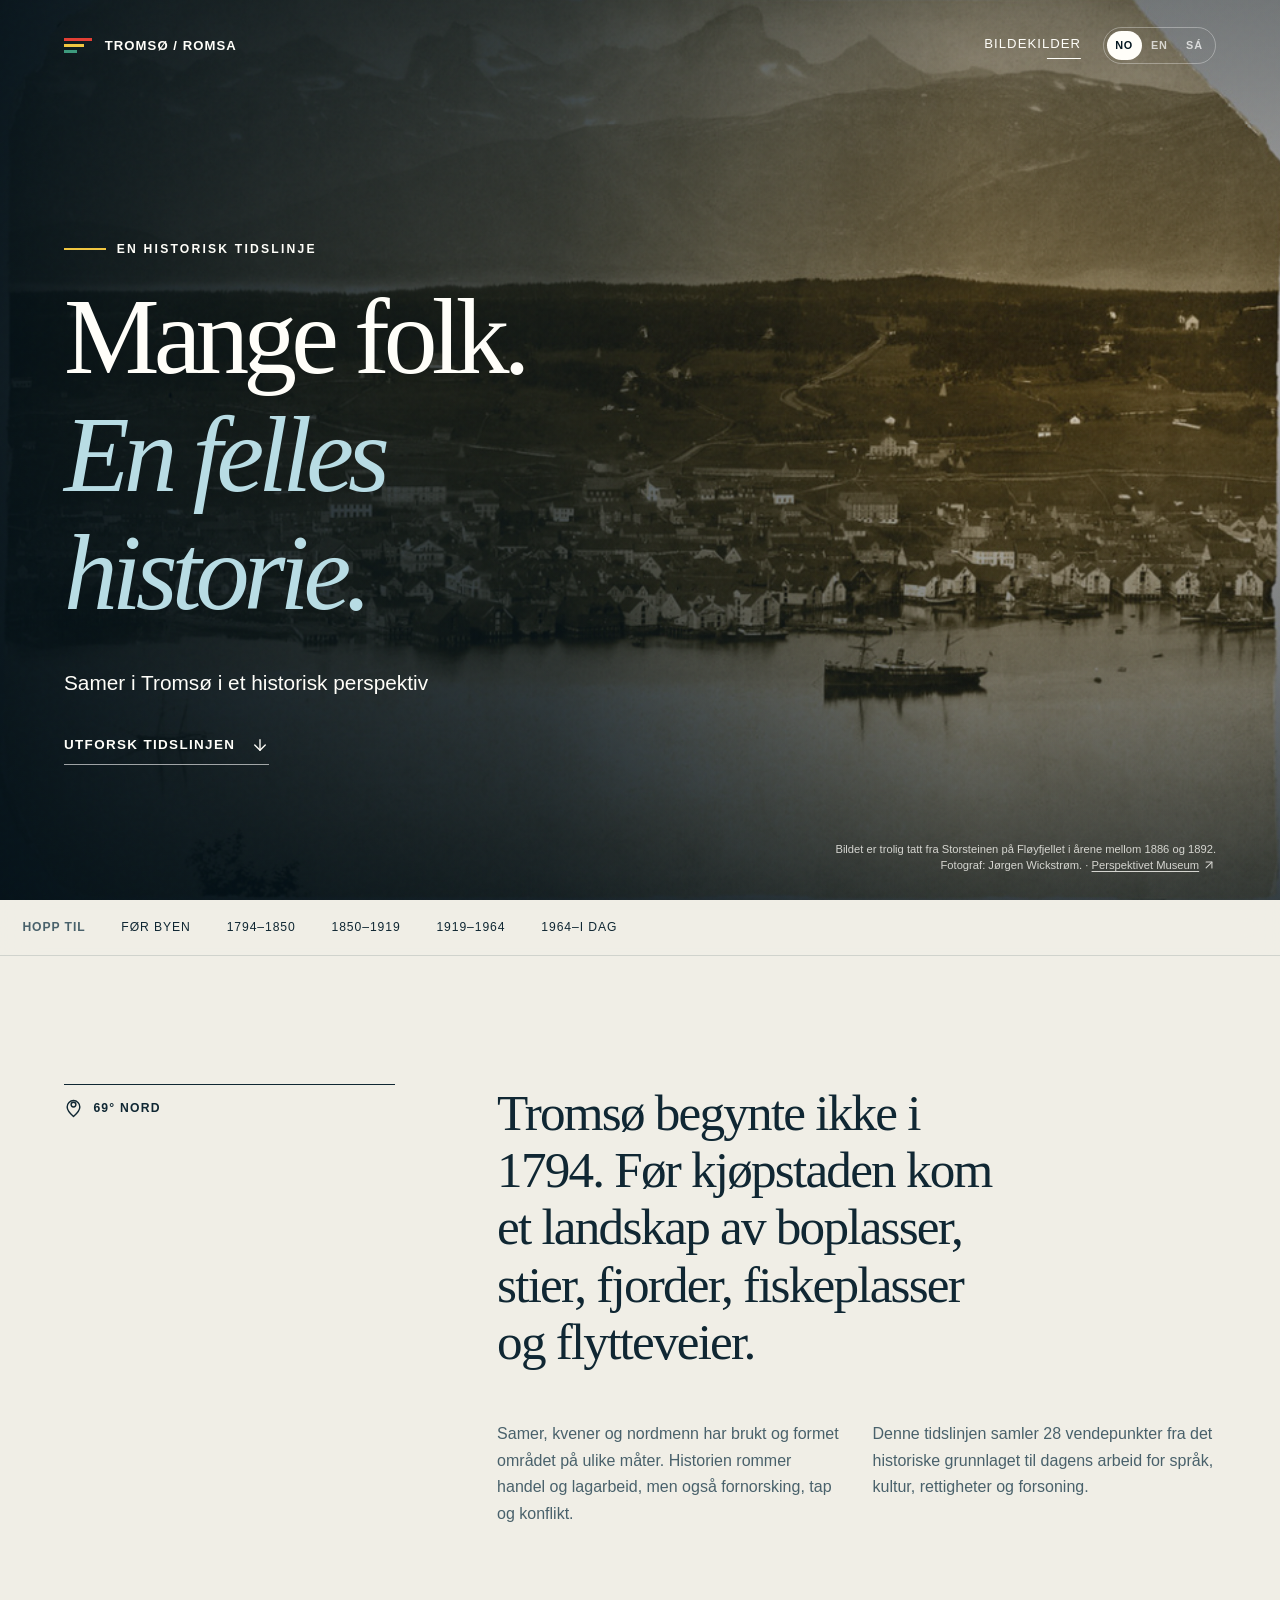
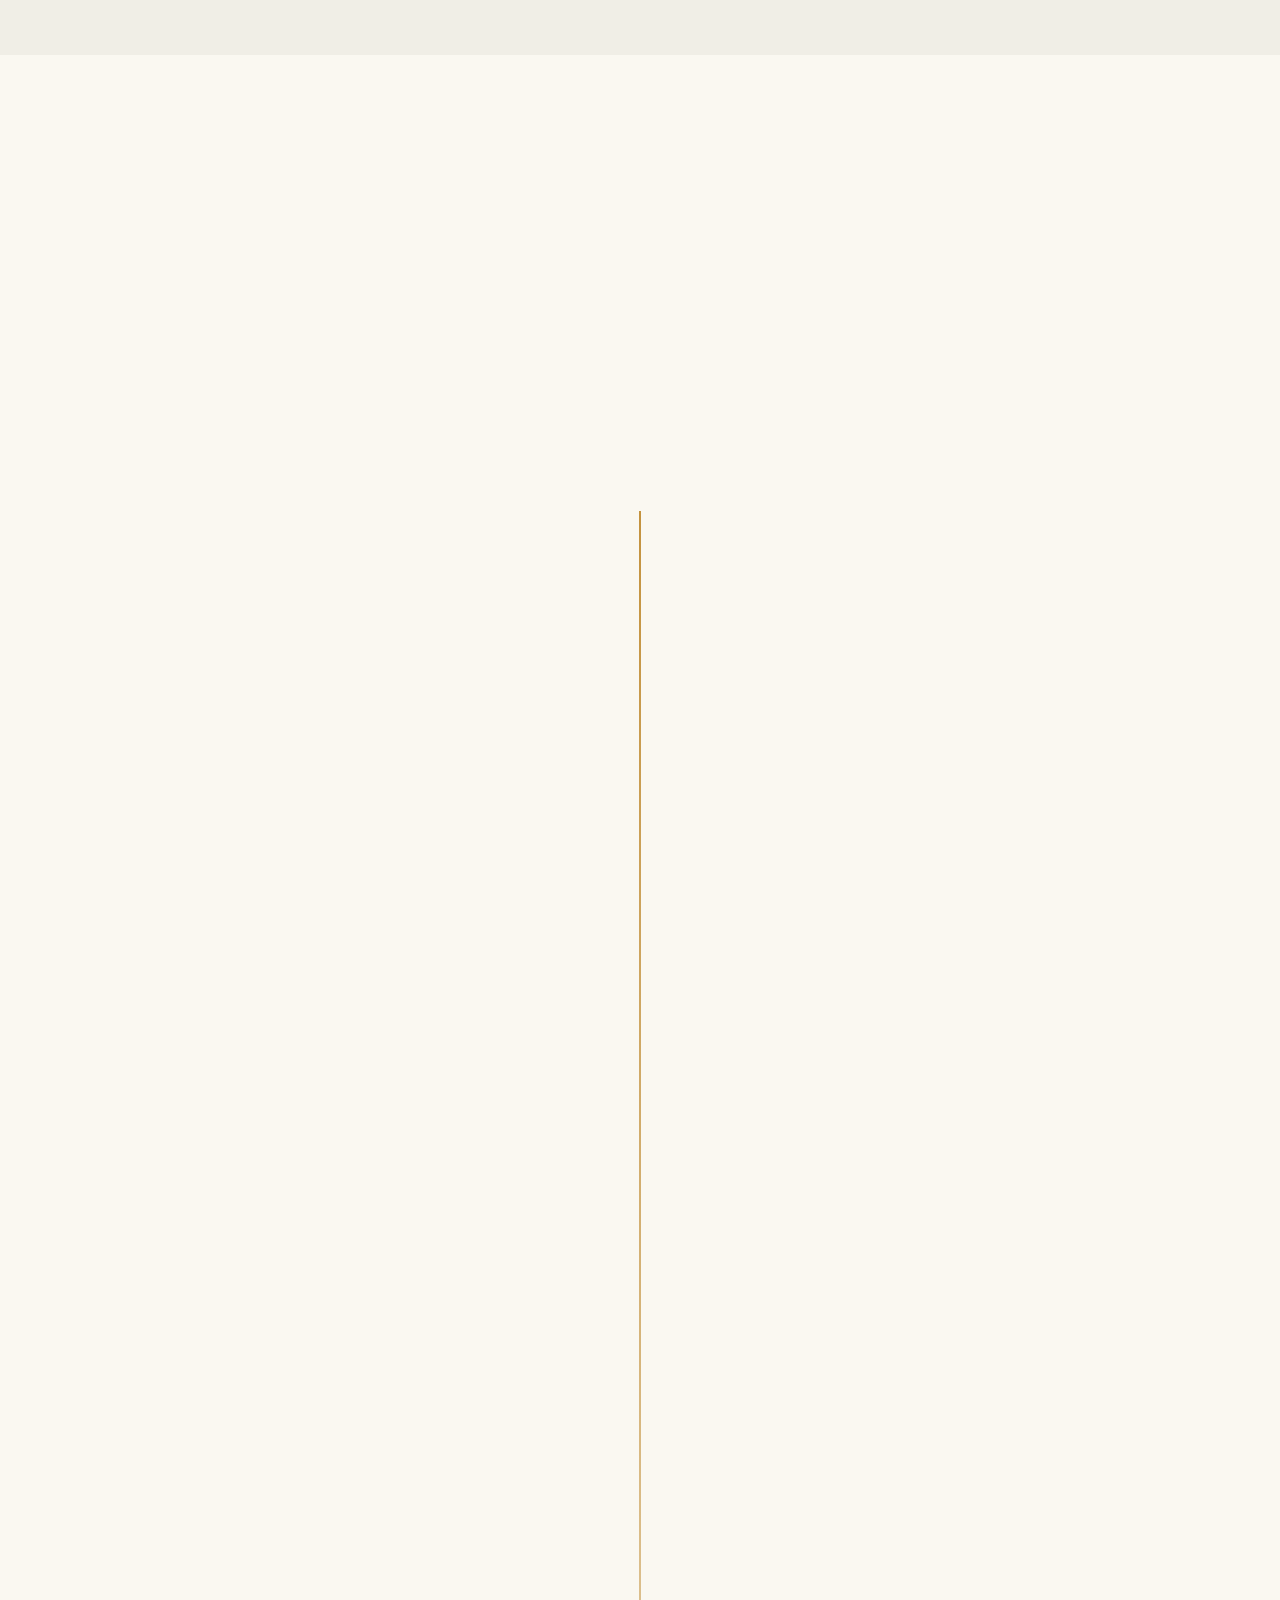
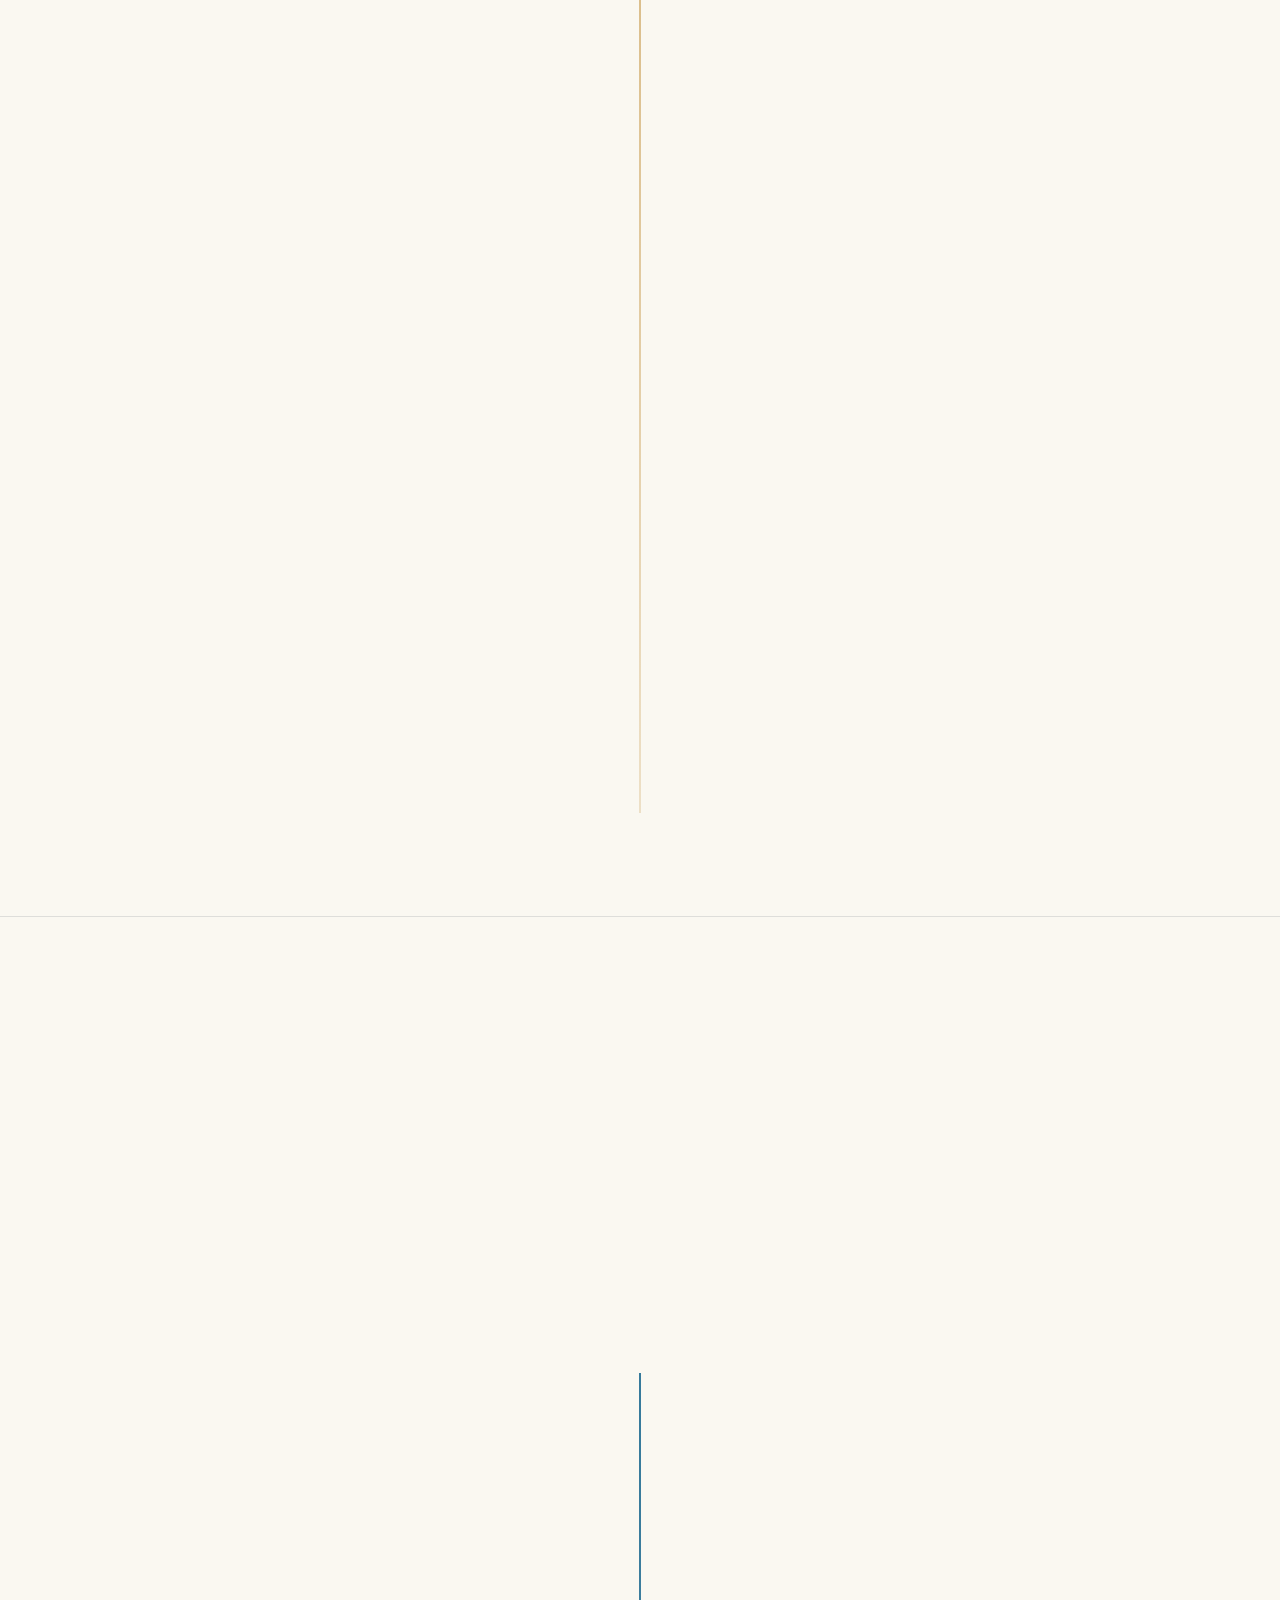
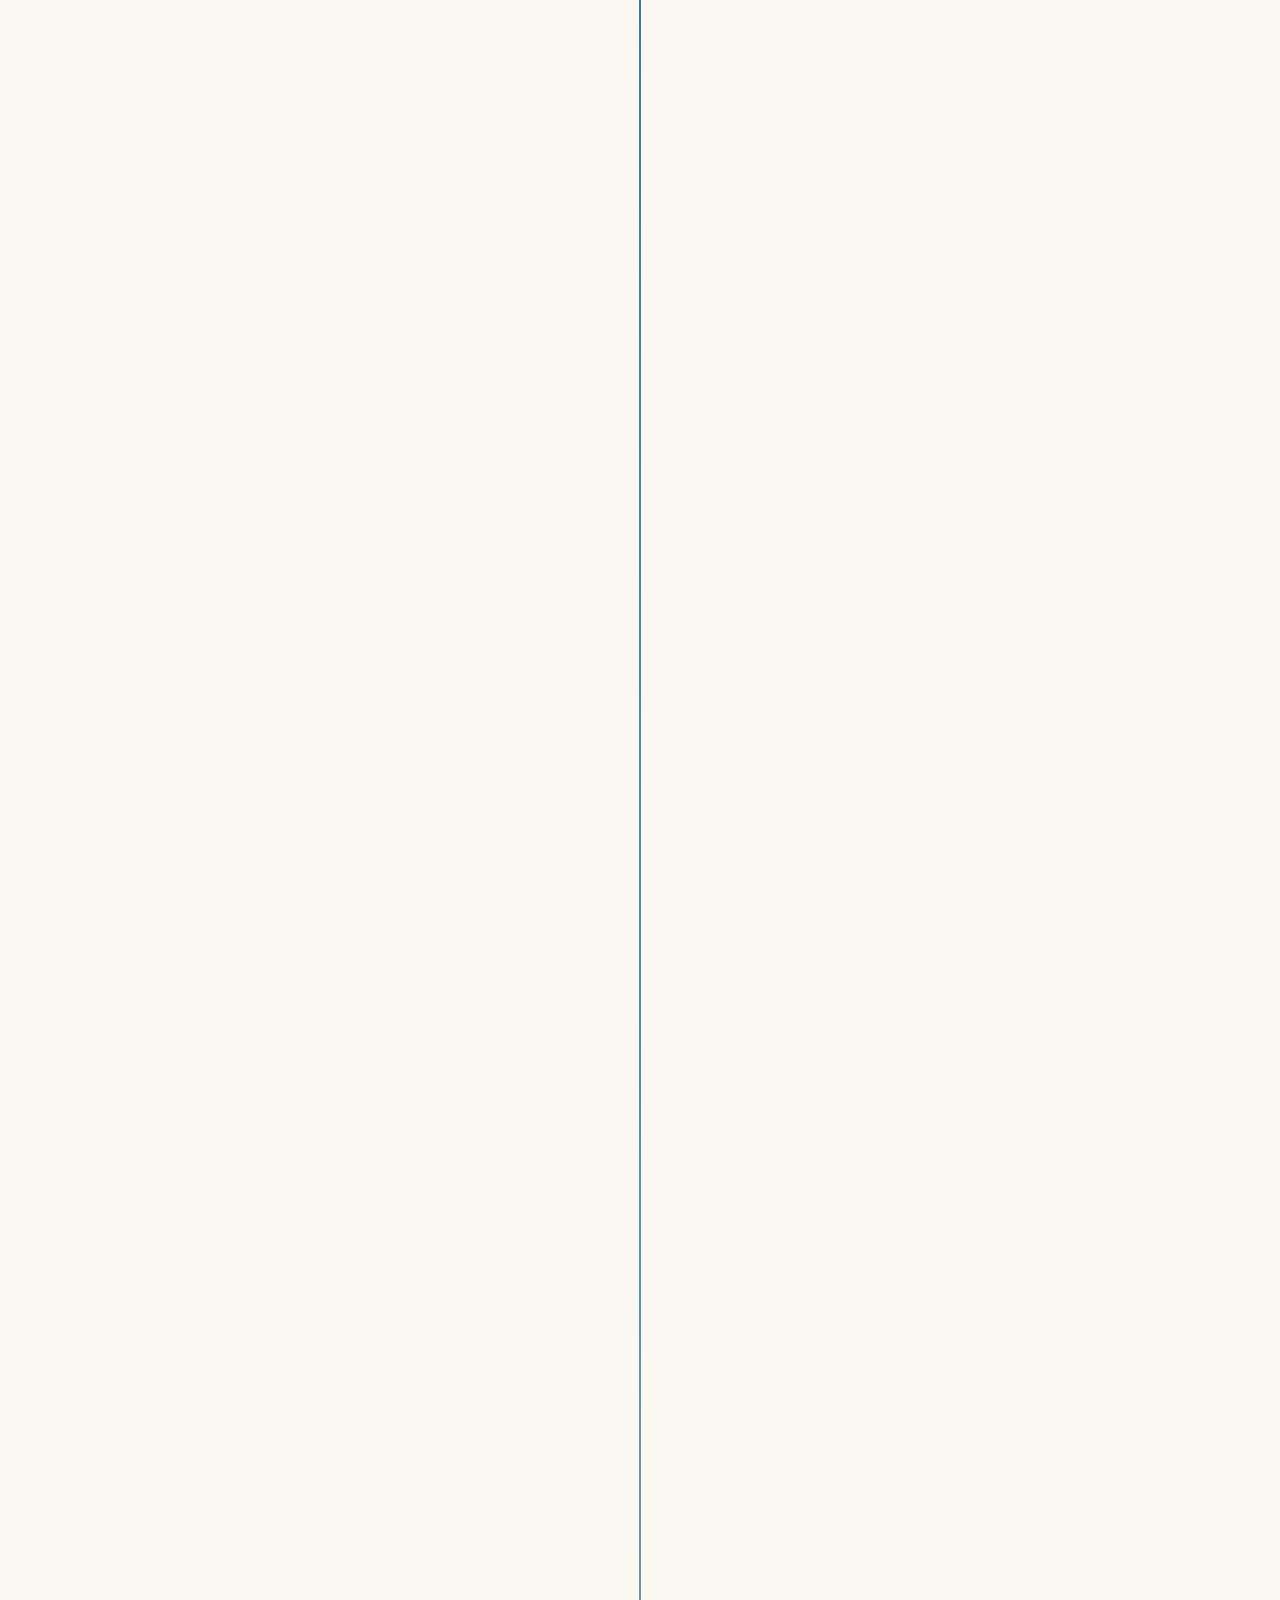
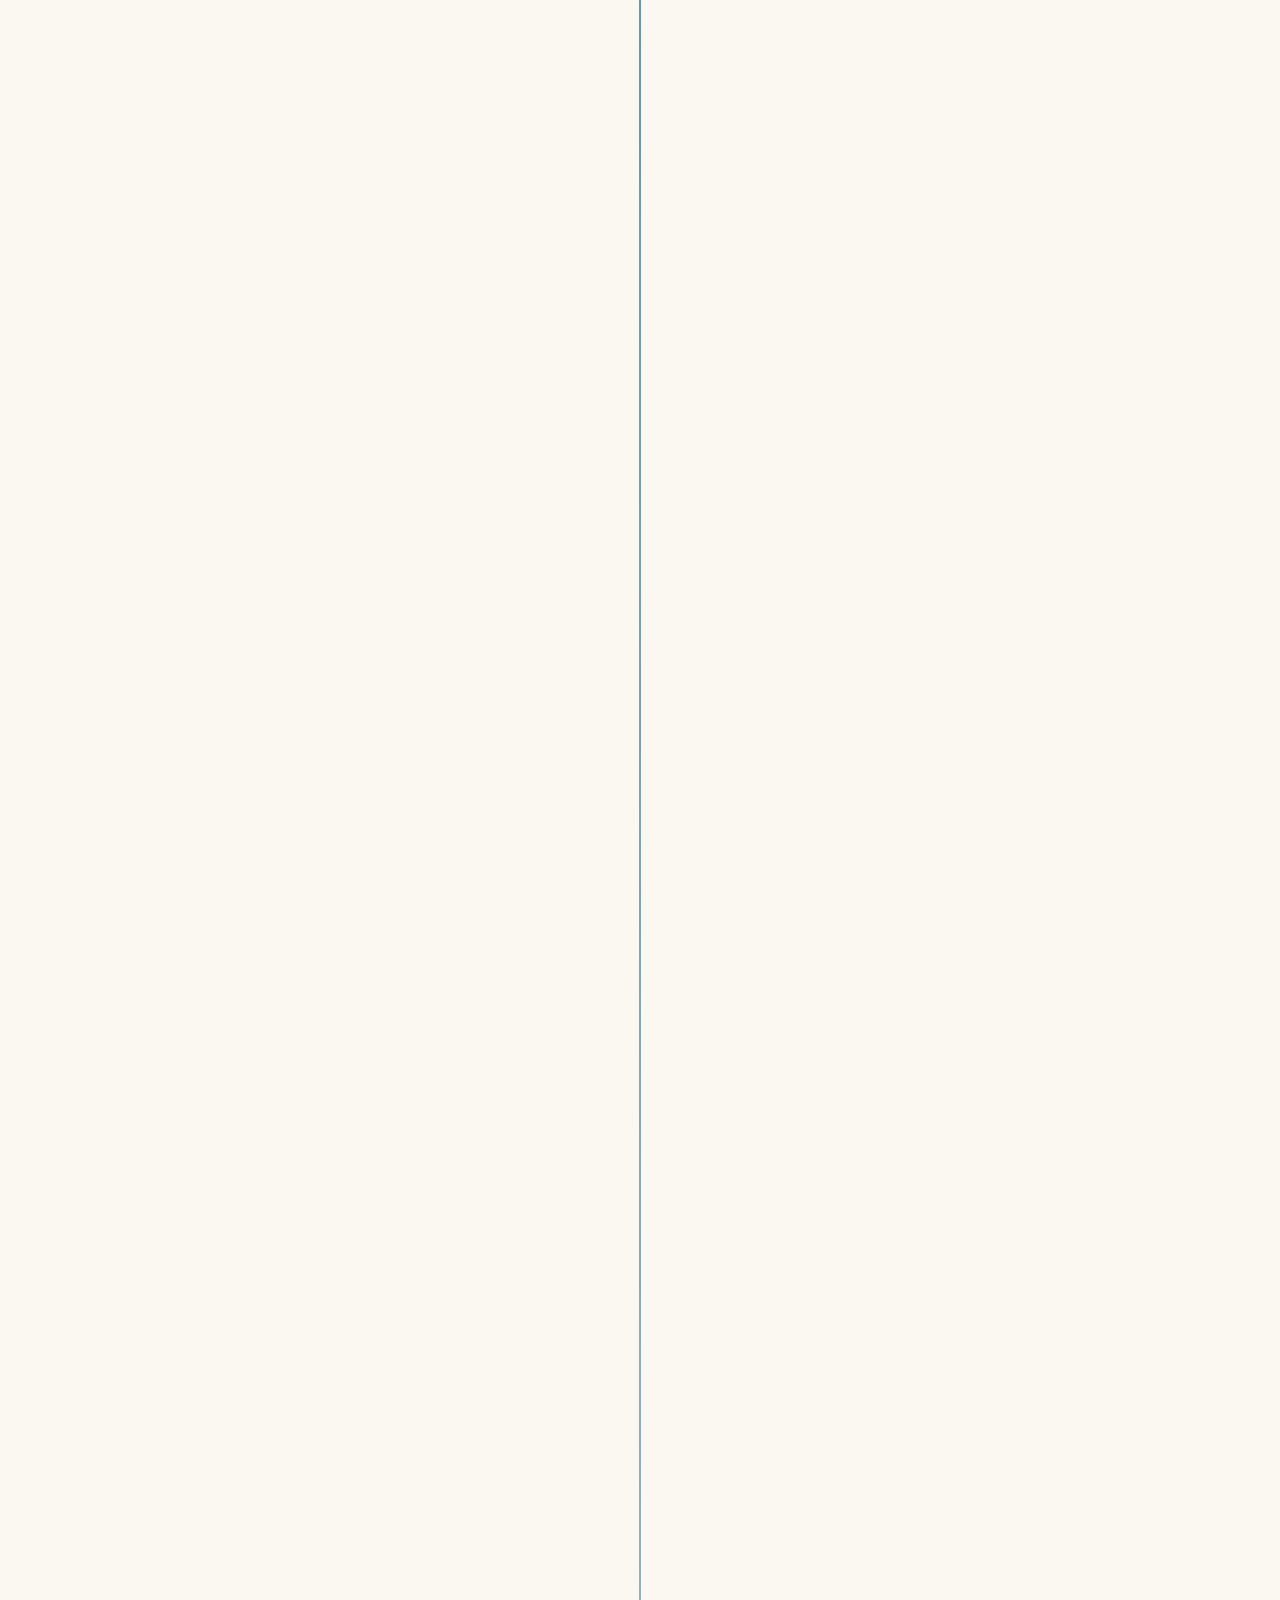
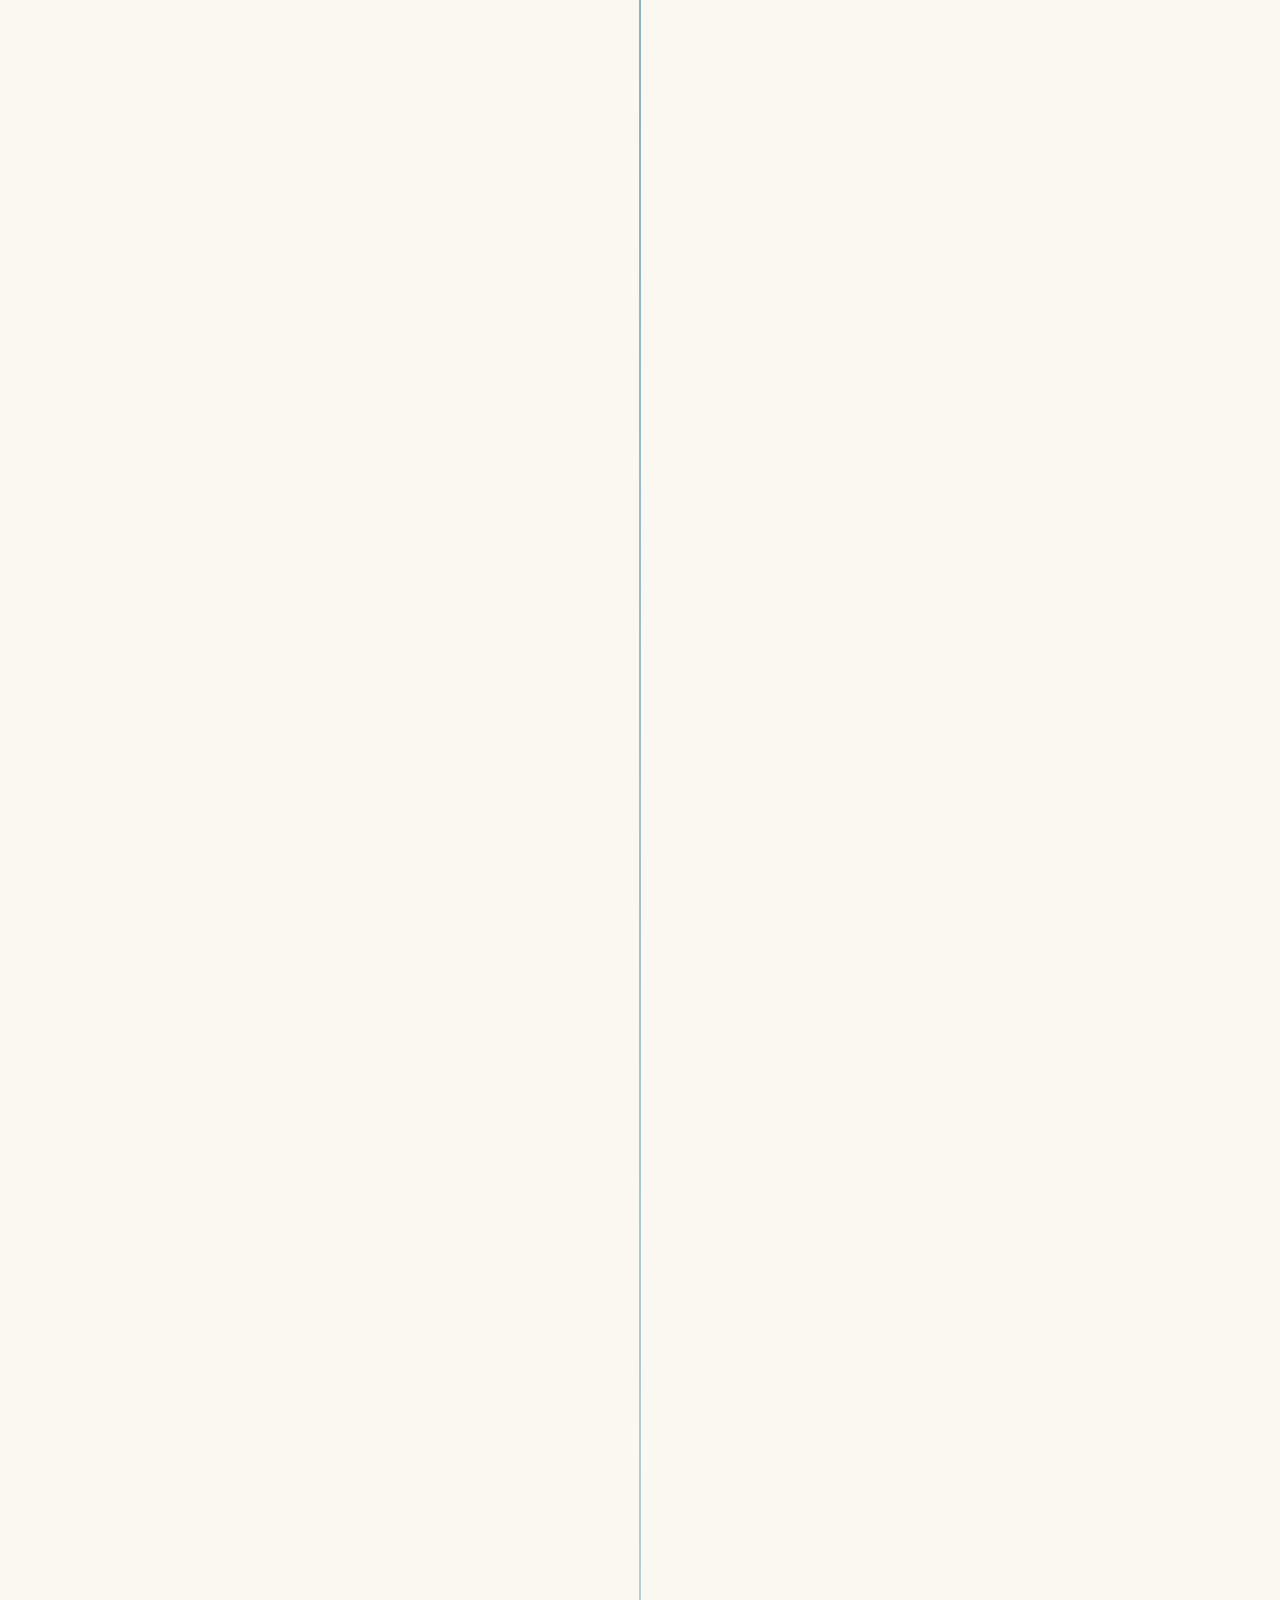
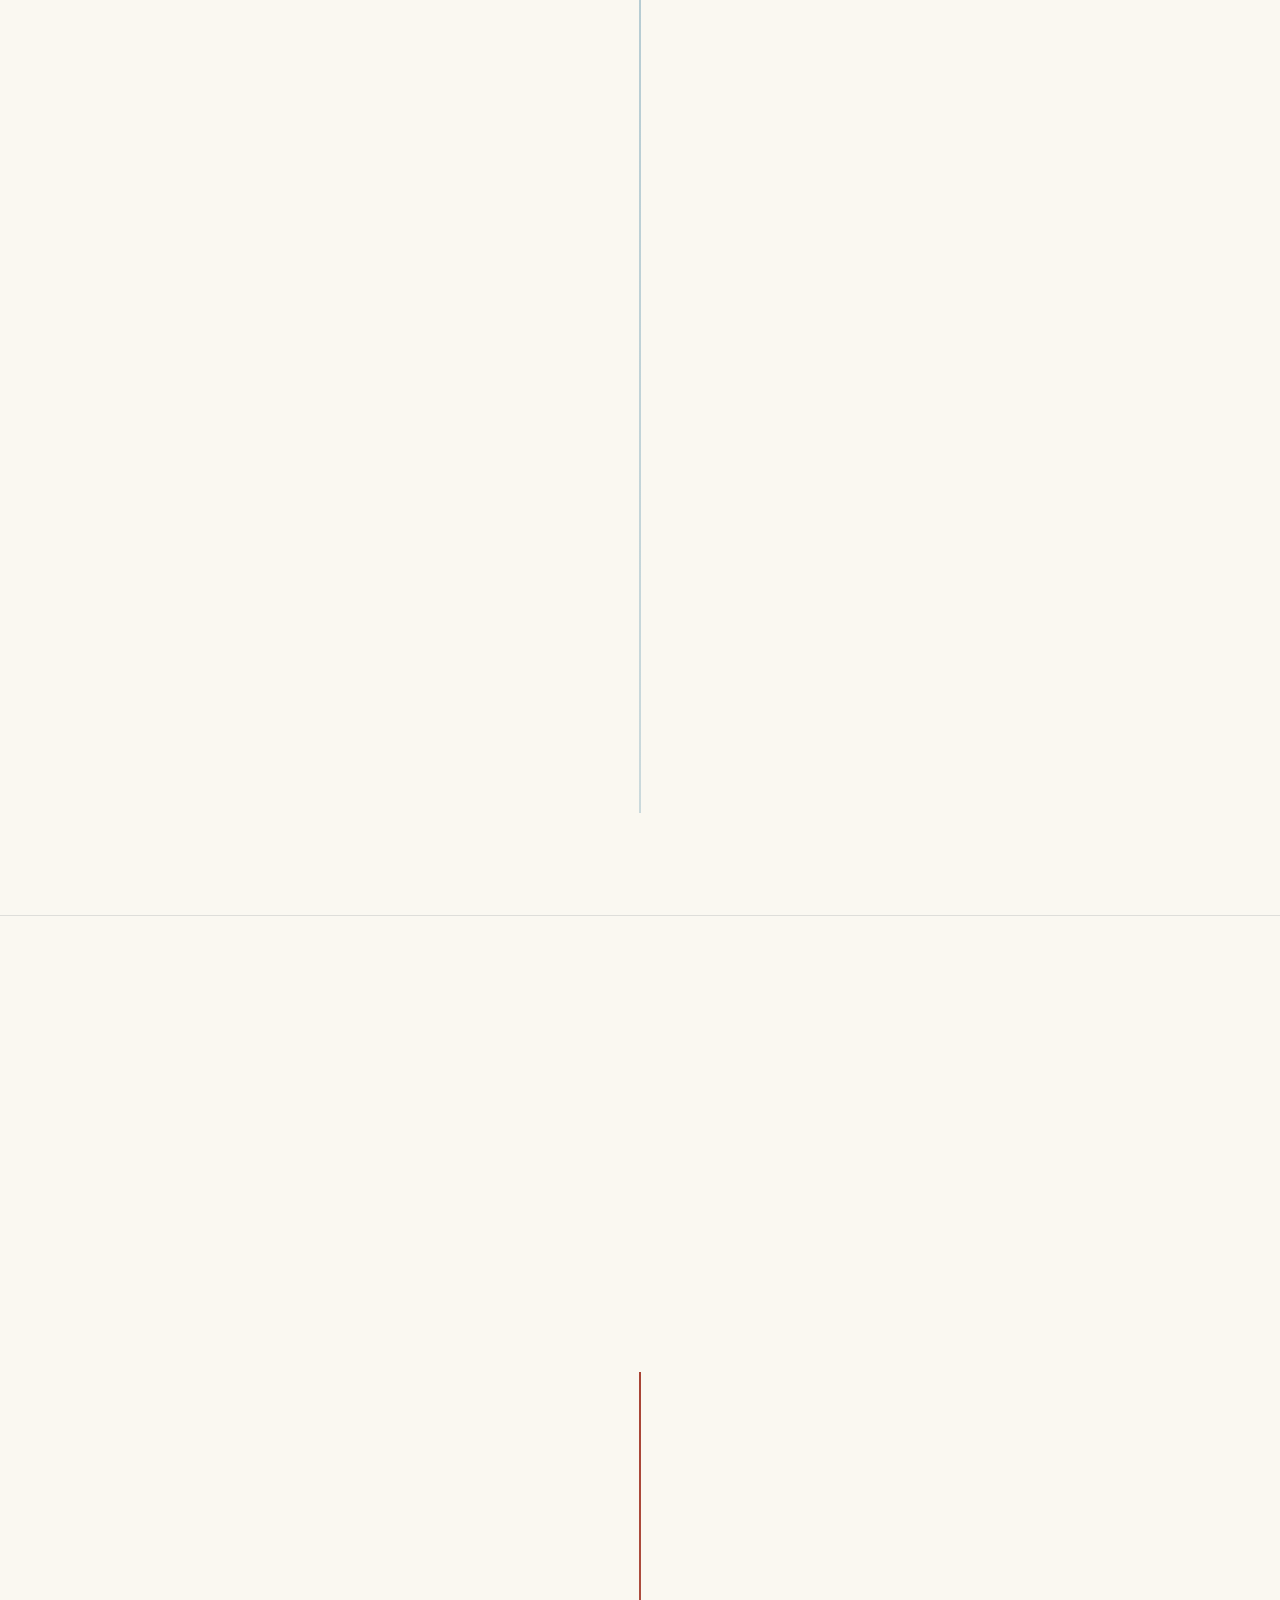
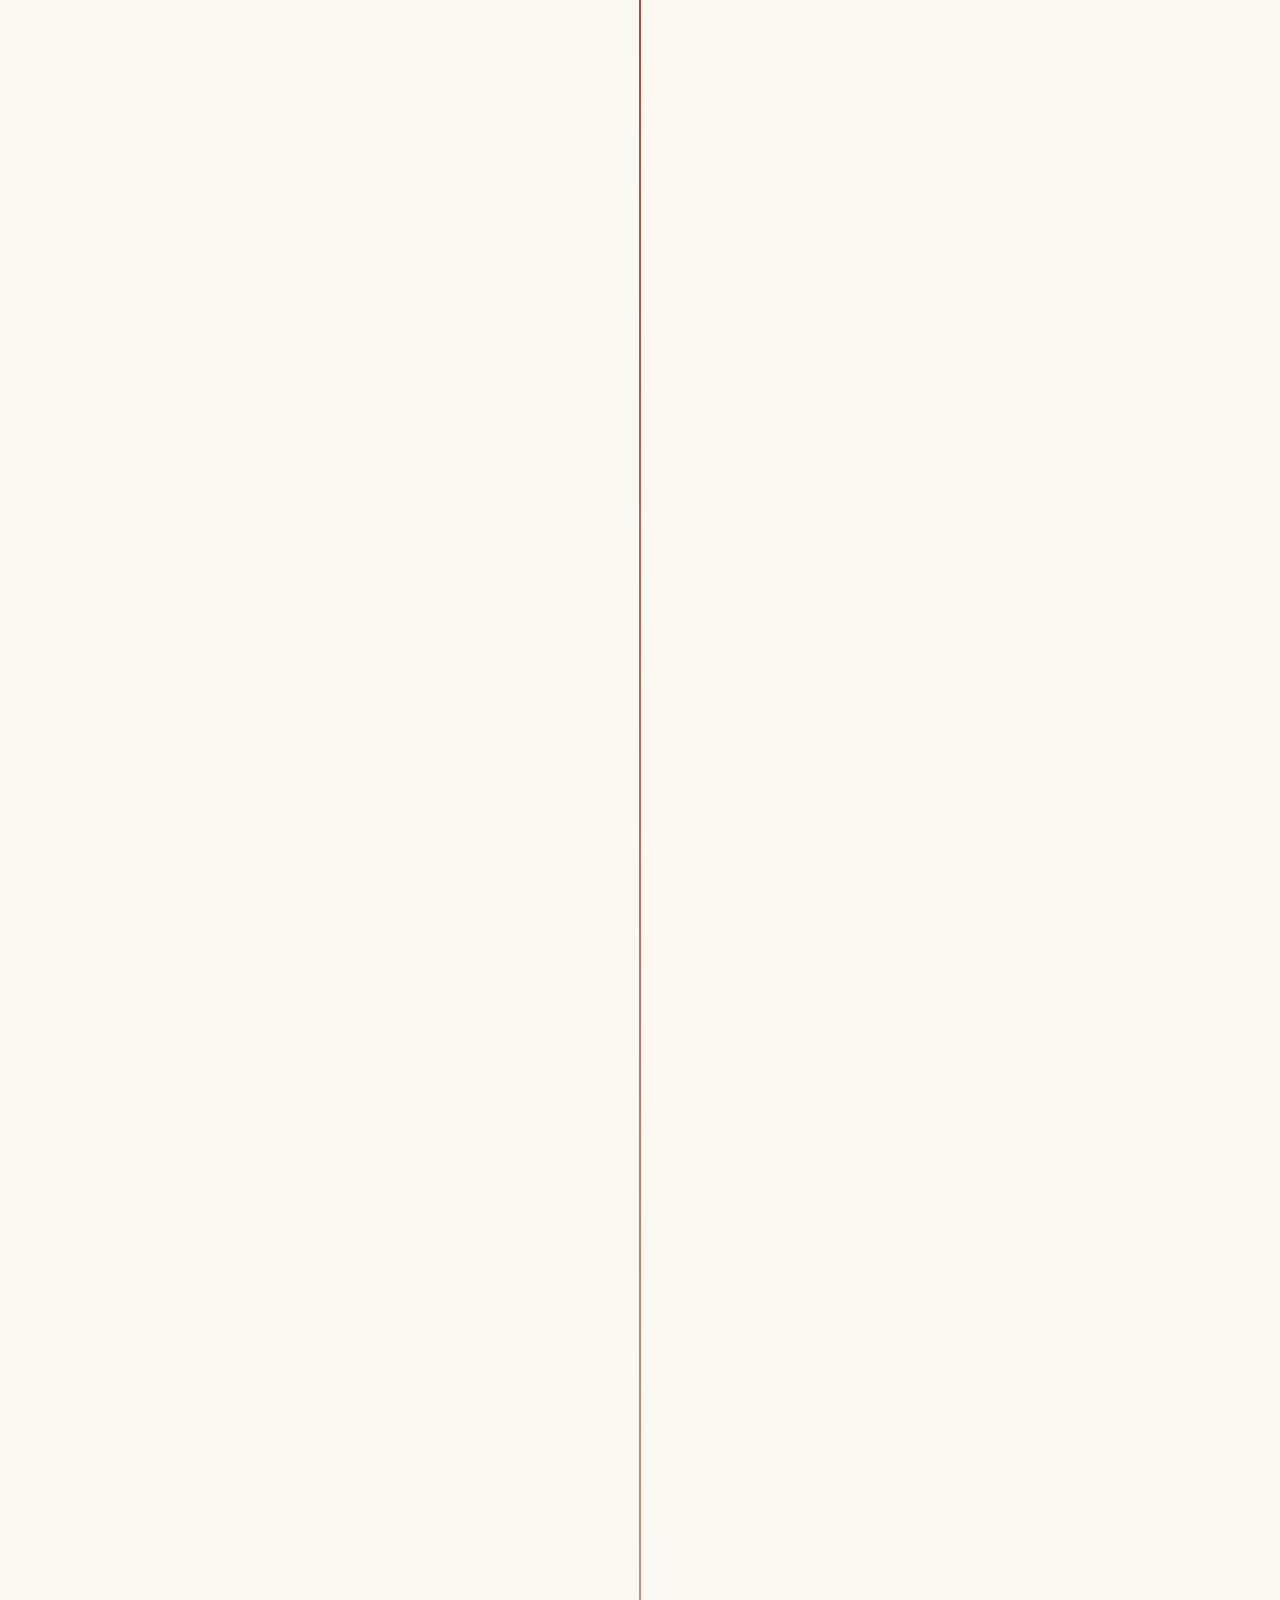
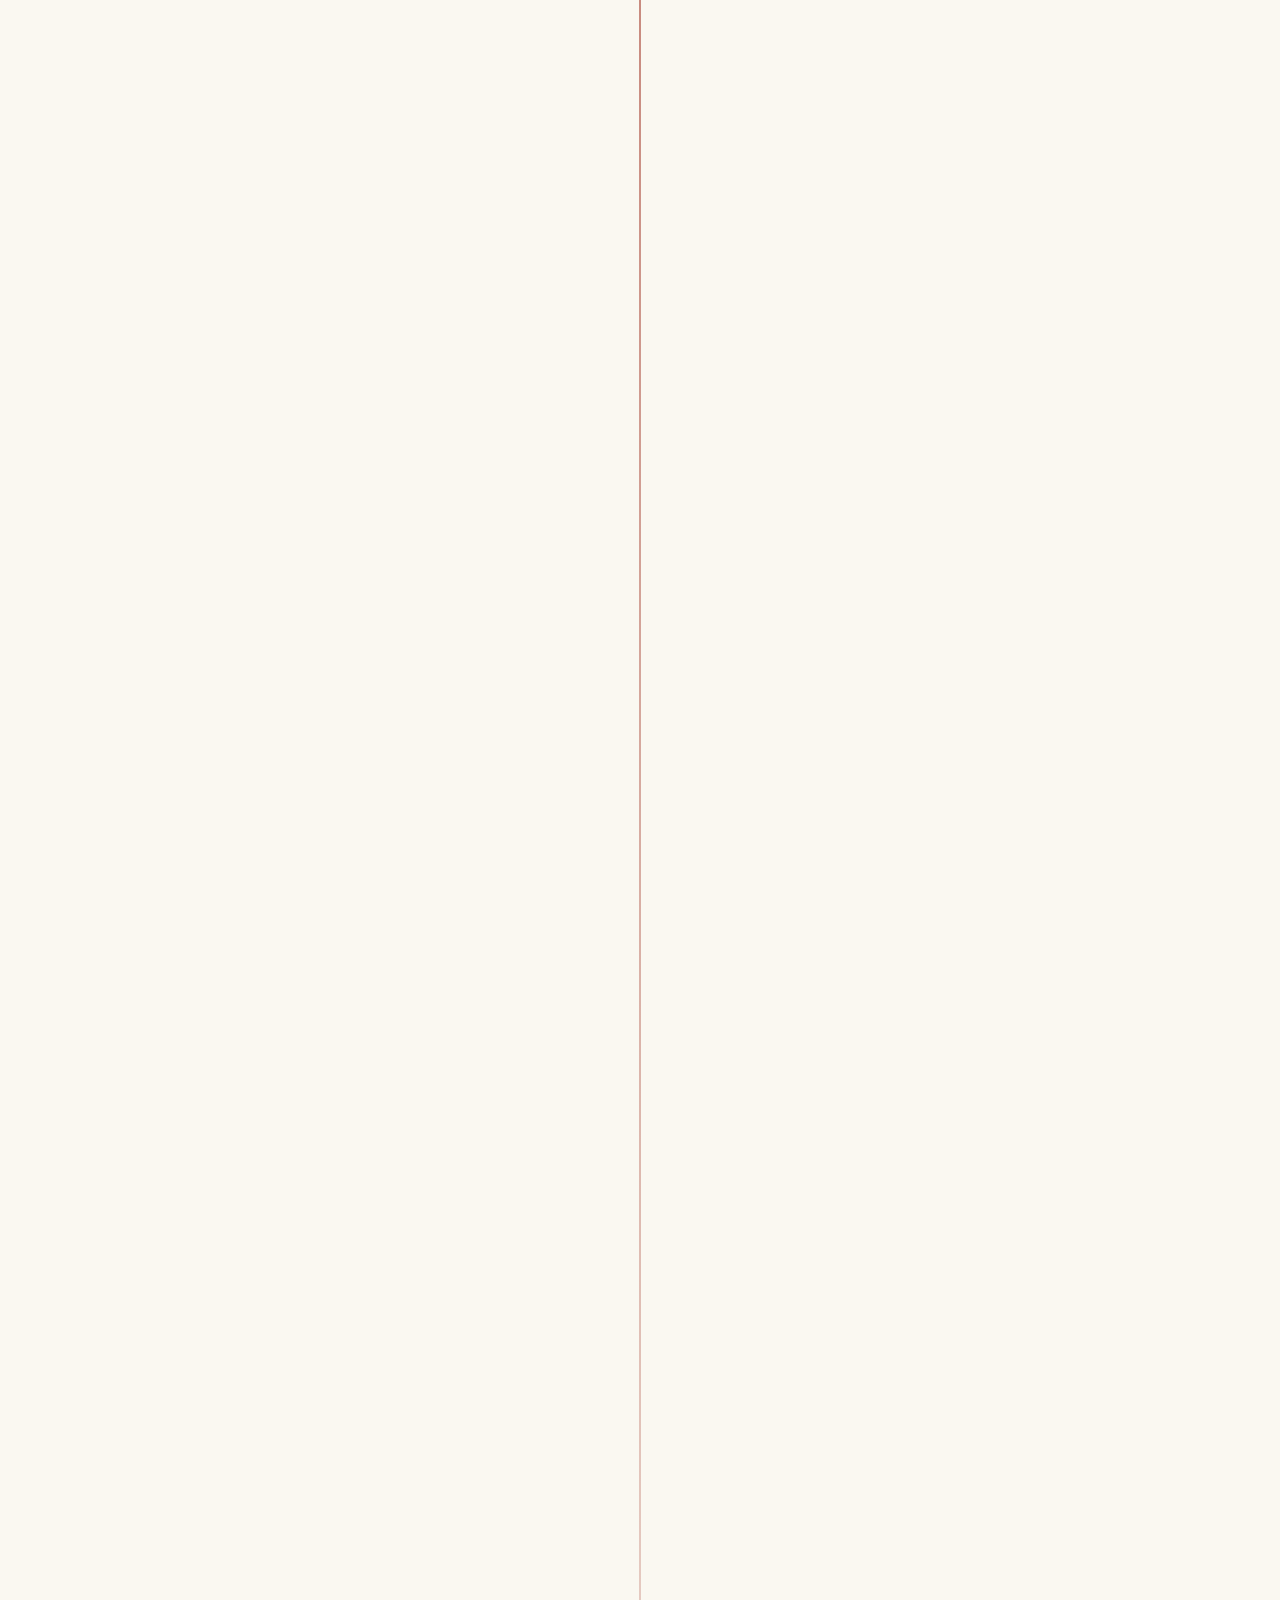
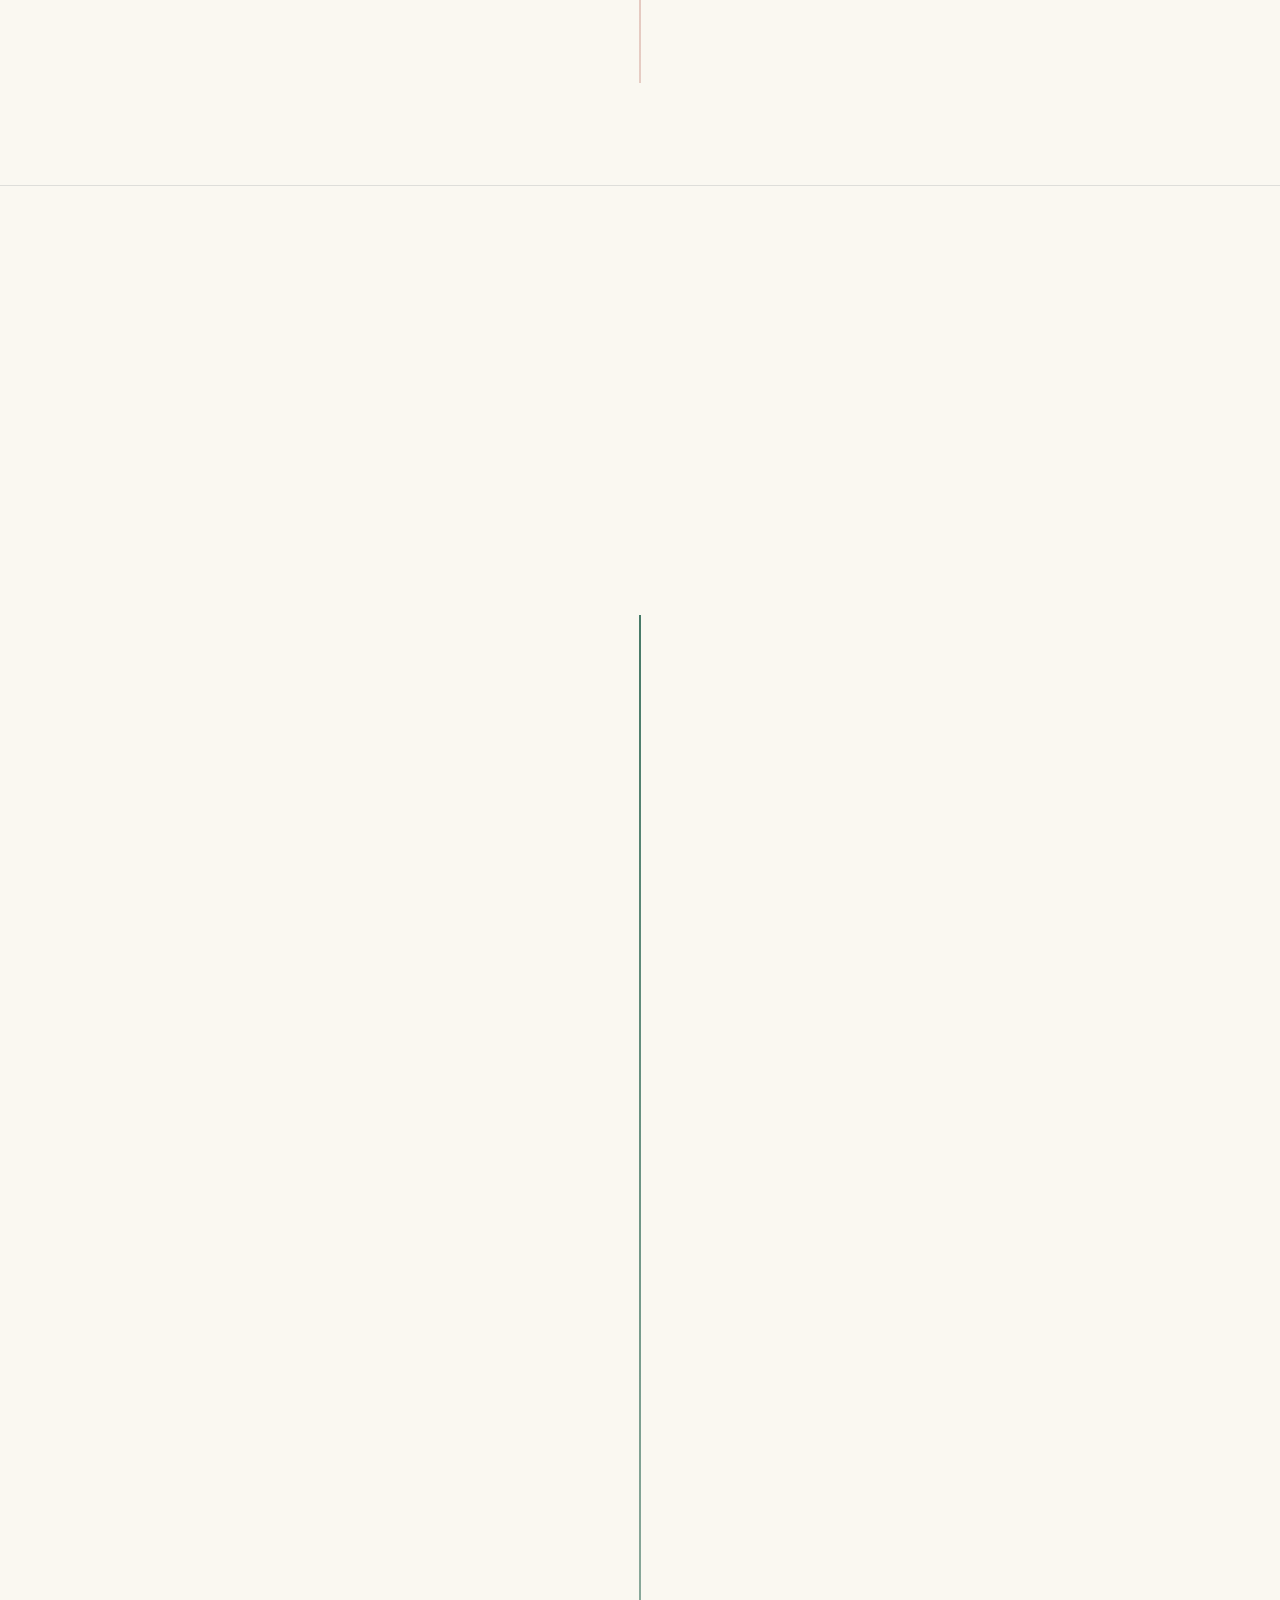
<file: index.html>
<!doctype html>
<html lang="nb">
  <head>
    <meta charset="utf-8">
    <meta name="viewport" content="width=device-width, initial-scale=1">
    <meta http-equiv="refresh" content="0; url=./no/">
    <meta name="robots" content="noindex">
    <meta name="referrer" content="no-referrer">
    <meta http-equiv="Content-Security-Policy" content="default-src 'self'; style-src 'self'; img-src 'self' data:; script-src 'none'; connect-src 'none'; object-src 'none'; base-uri 'none'; form-action 'none'">
    <title>Tromsø / Romsa – historisk tidslinje</title>
    <link rel="icon" href="./favicon.svg" type="image/svg+xml">
    <link rel="stylesheet" href="./styles.css">
  </head>
  <body class="route-page">
    <main>
      <p class="eyebrow eyebrow--dark">Tromsø / Romsa</p>
      <h1>Velg språk</h1>
      <nav aria-label="Velg språk">
        <a href="./no/">Norsk</a>
        <a lang="en" href="./en/">English</a>
        <a lang="se" href="./sme/">Davvisámegiella</a>
      </nav>
    </main>
  </body>
</html>
</file>
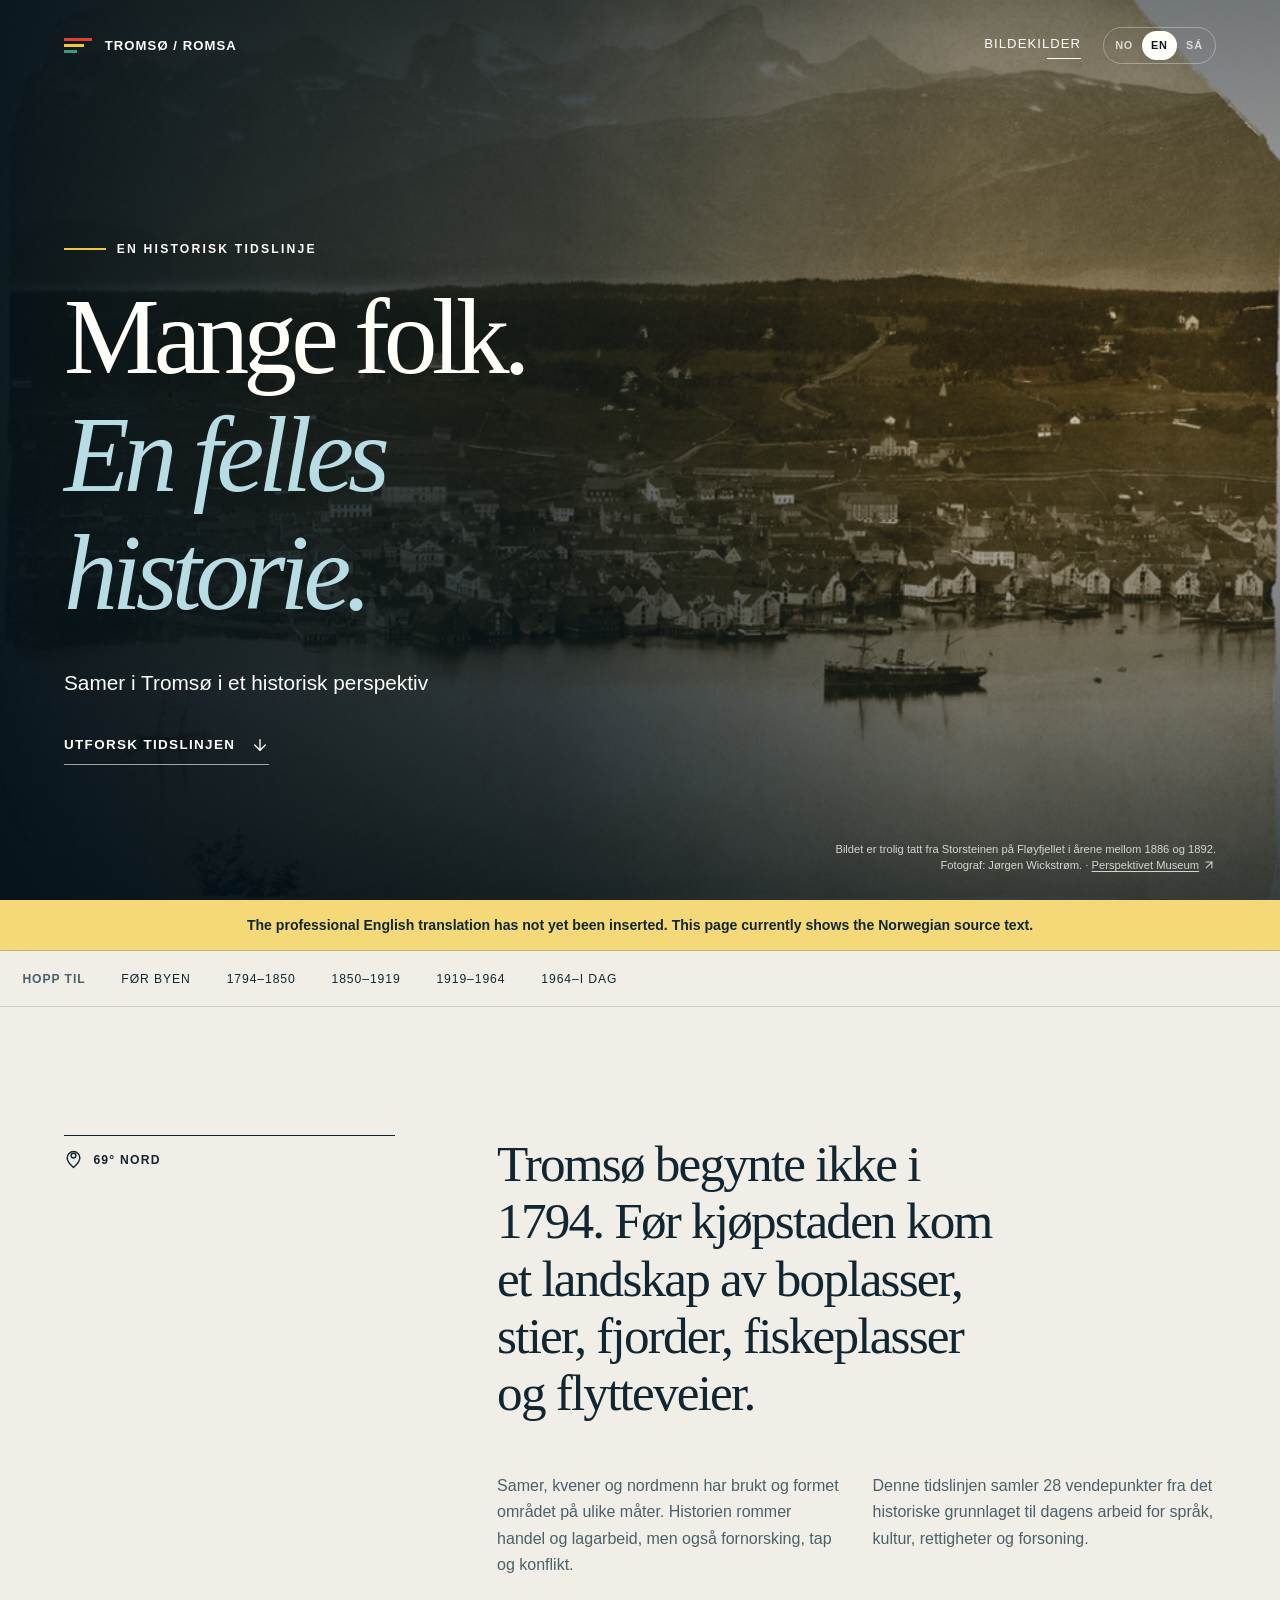
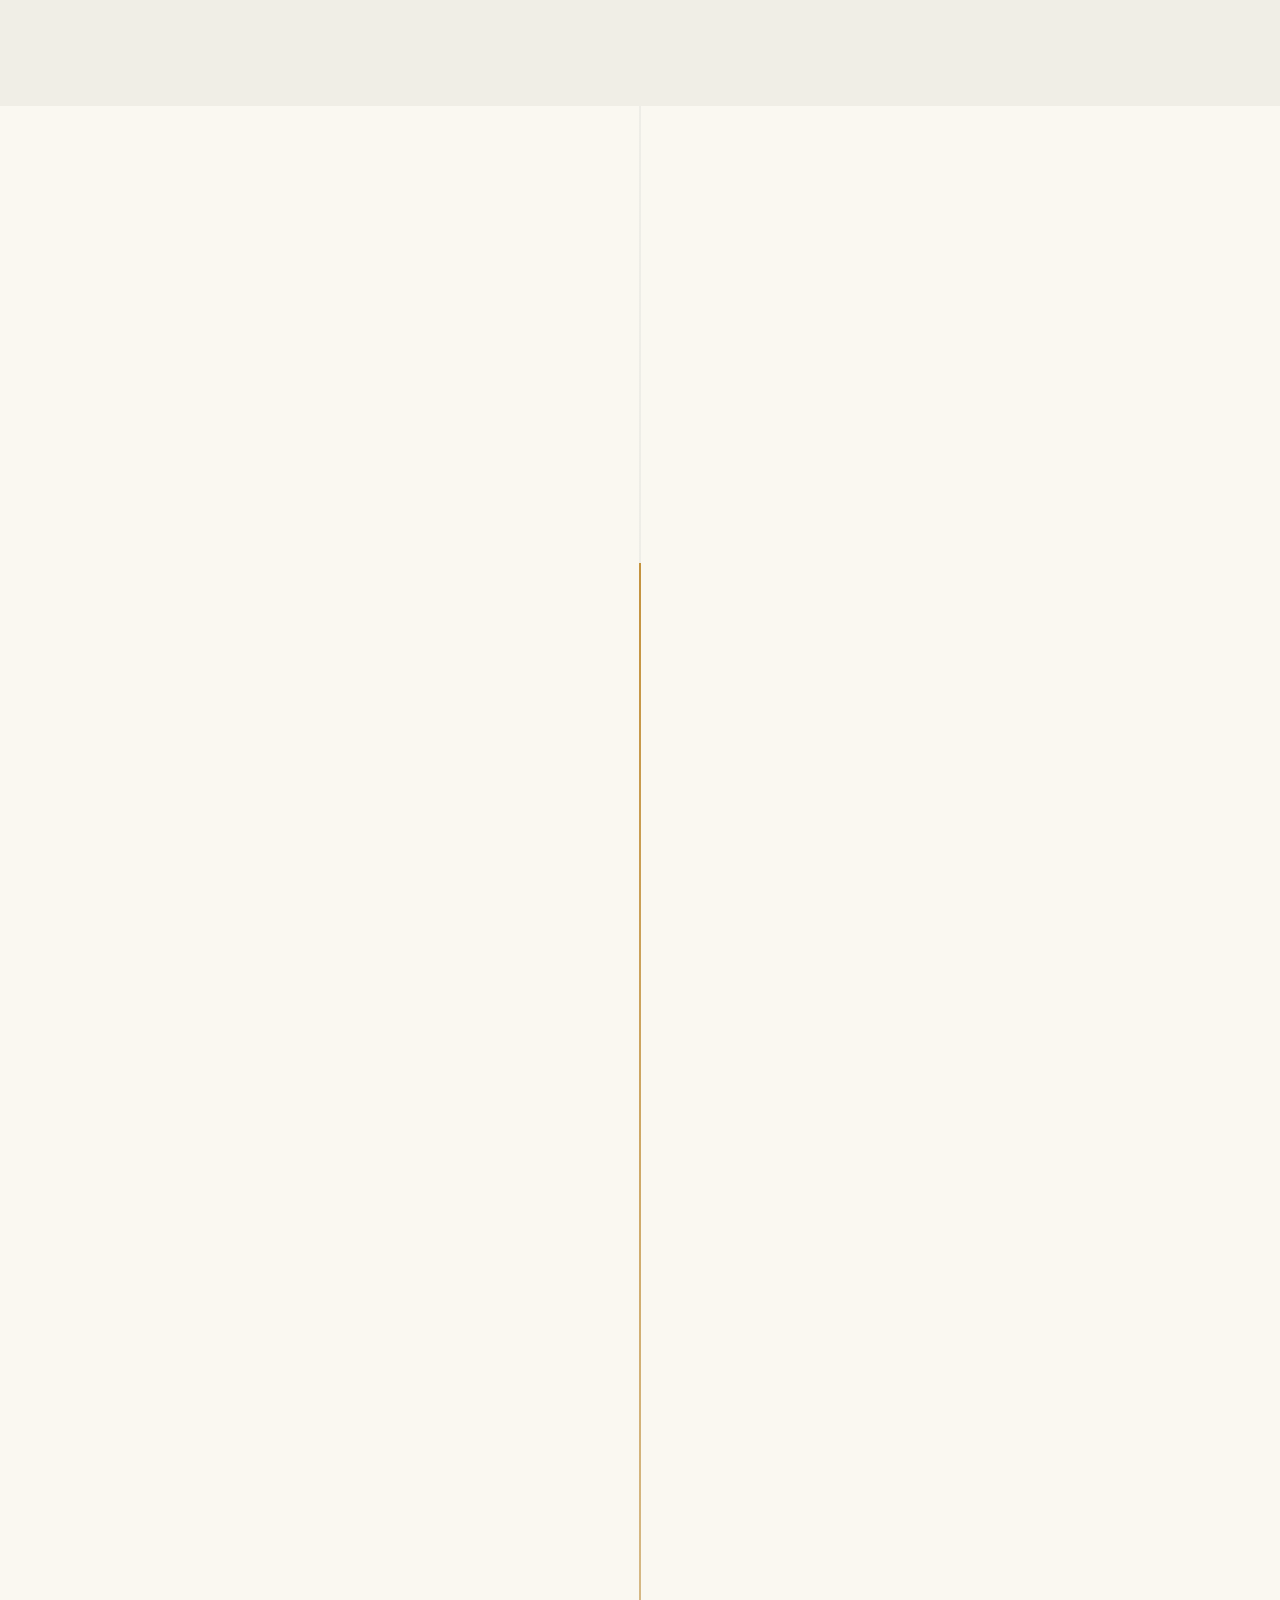
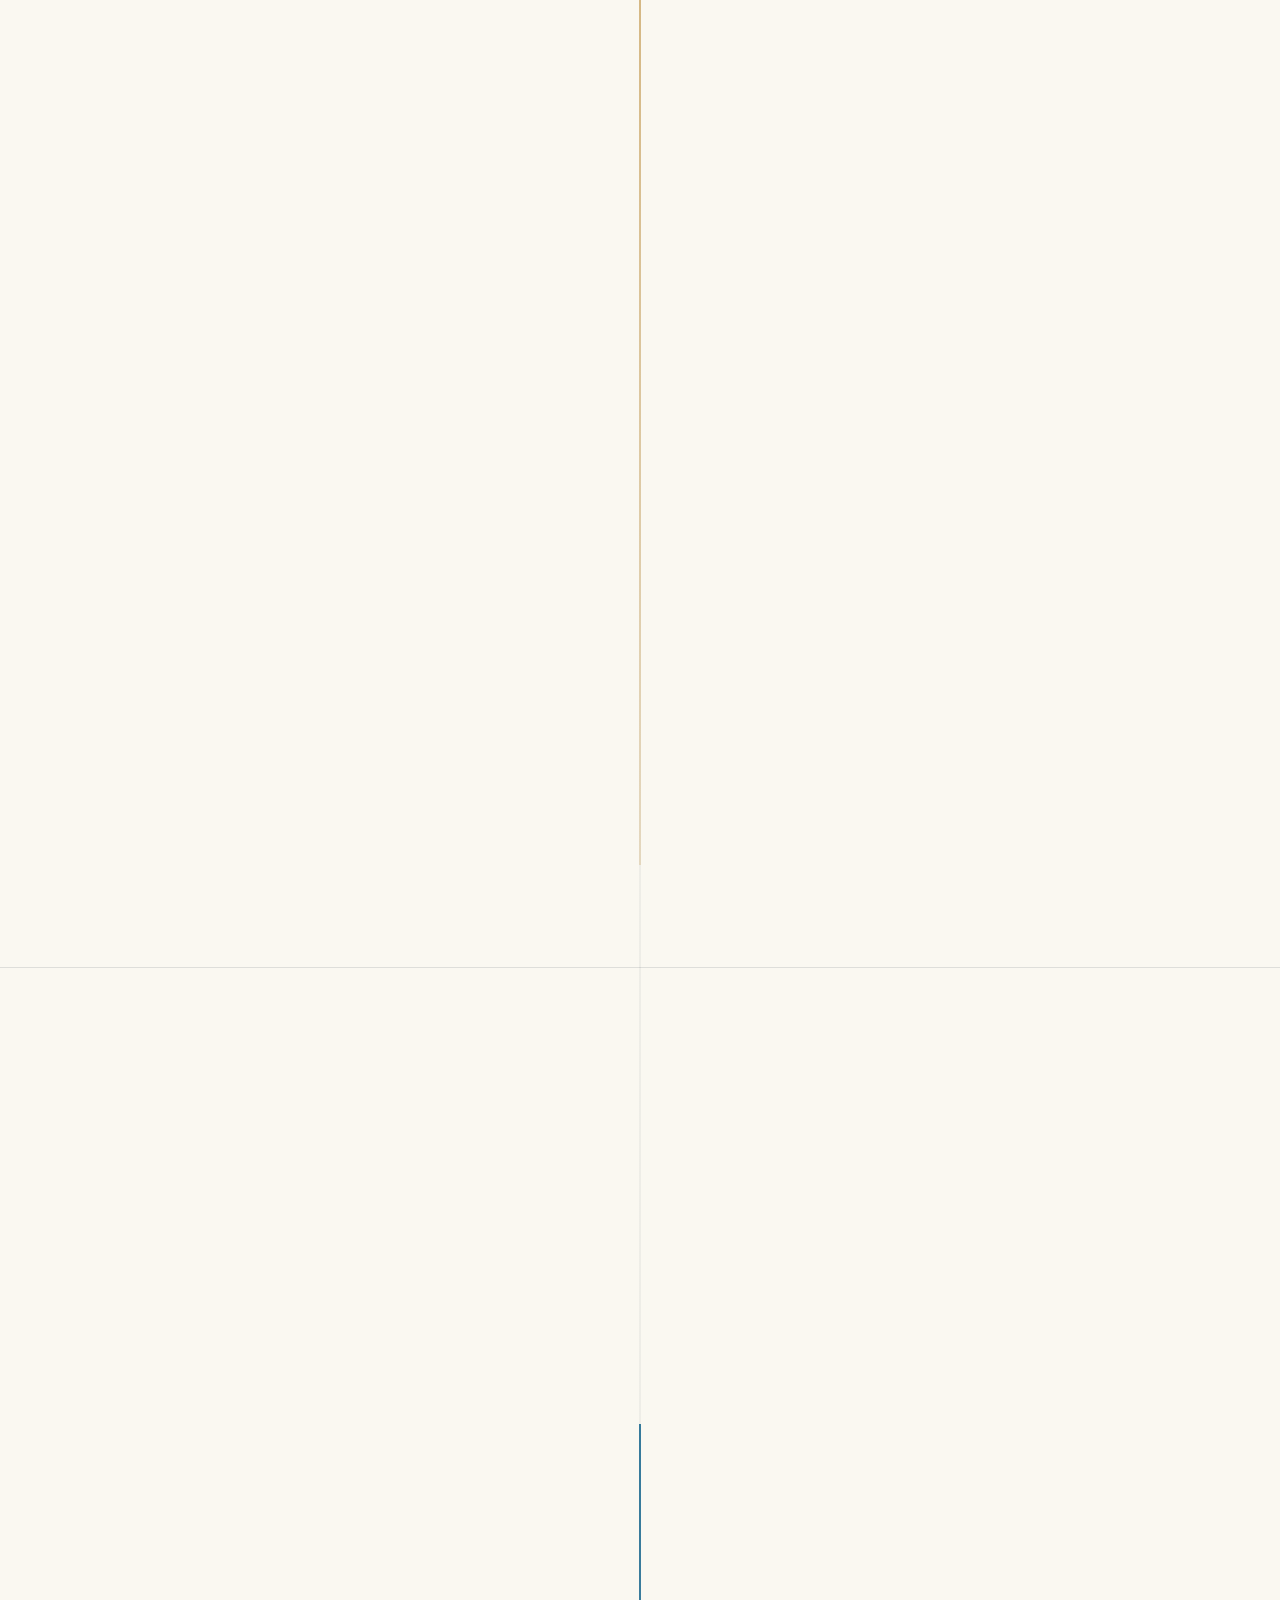
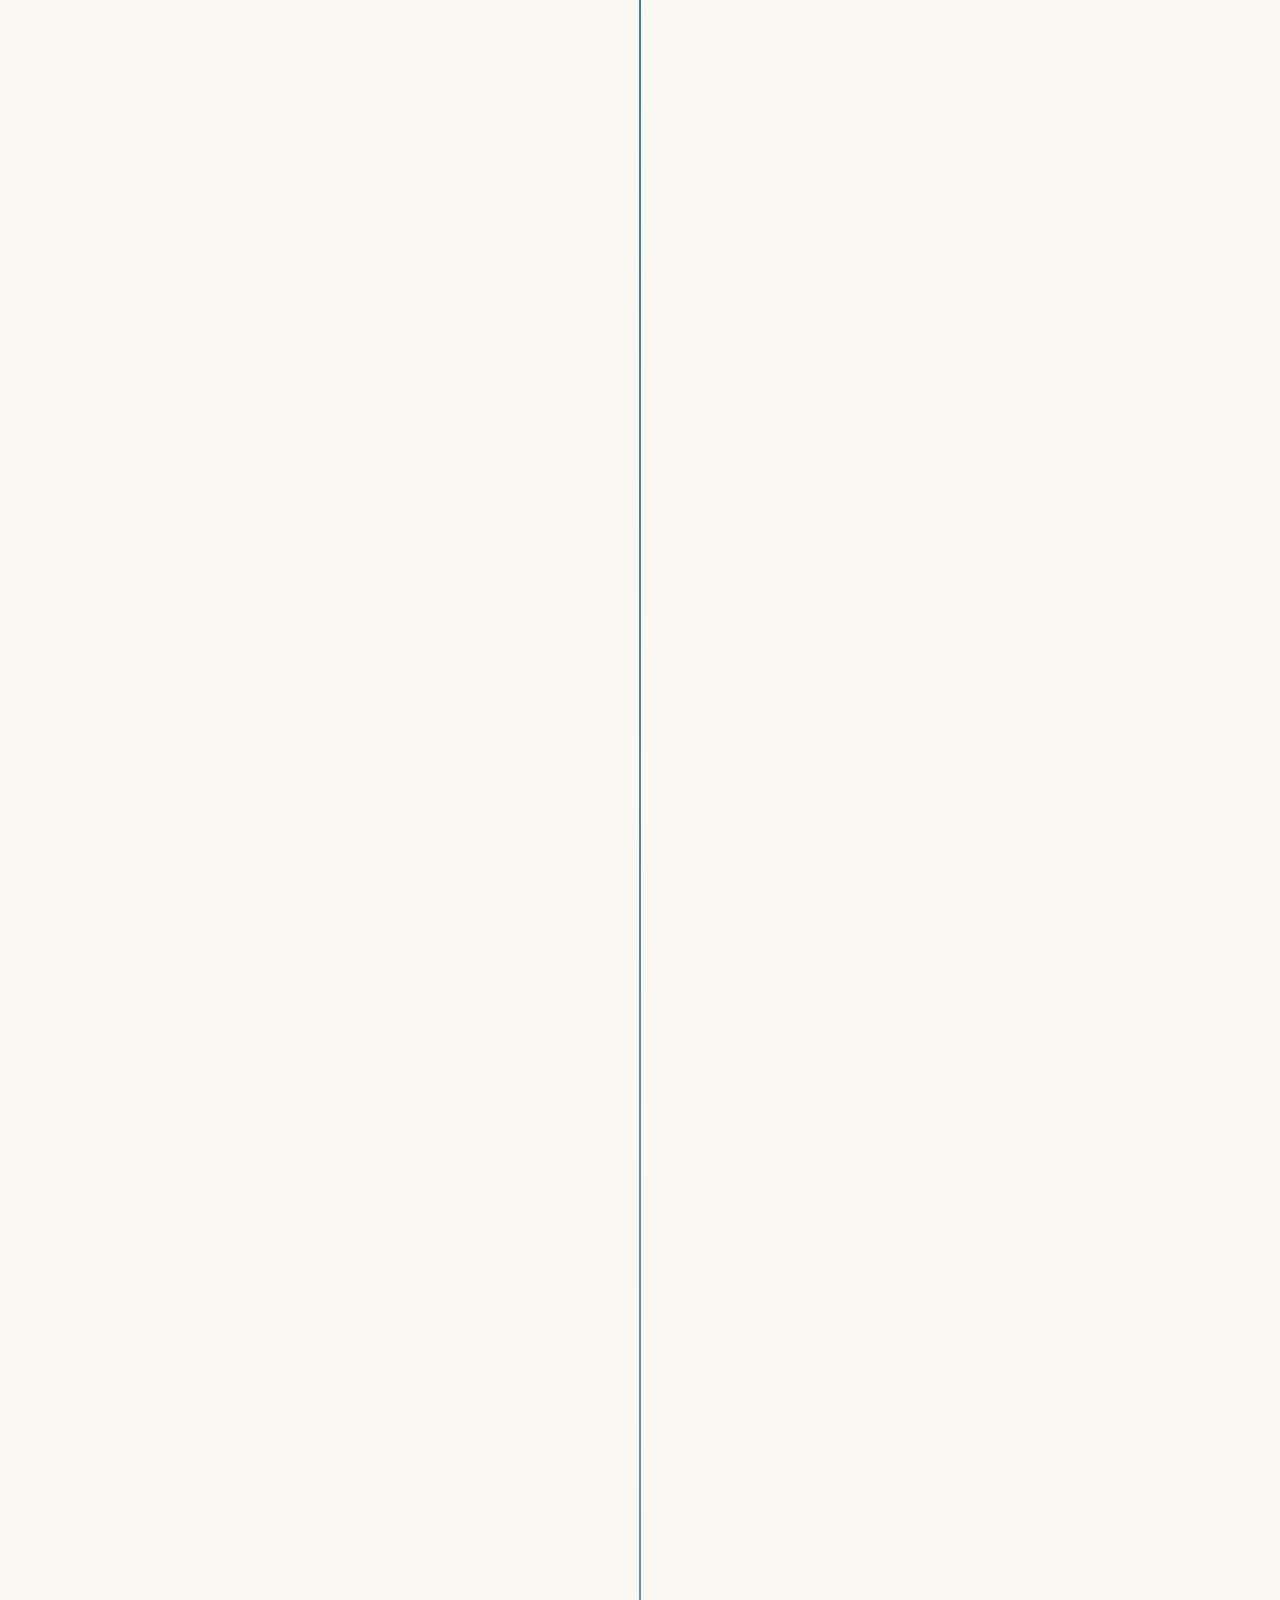
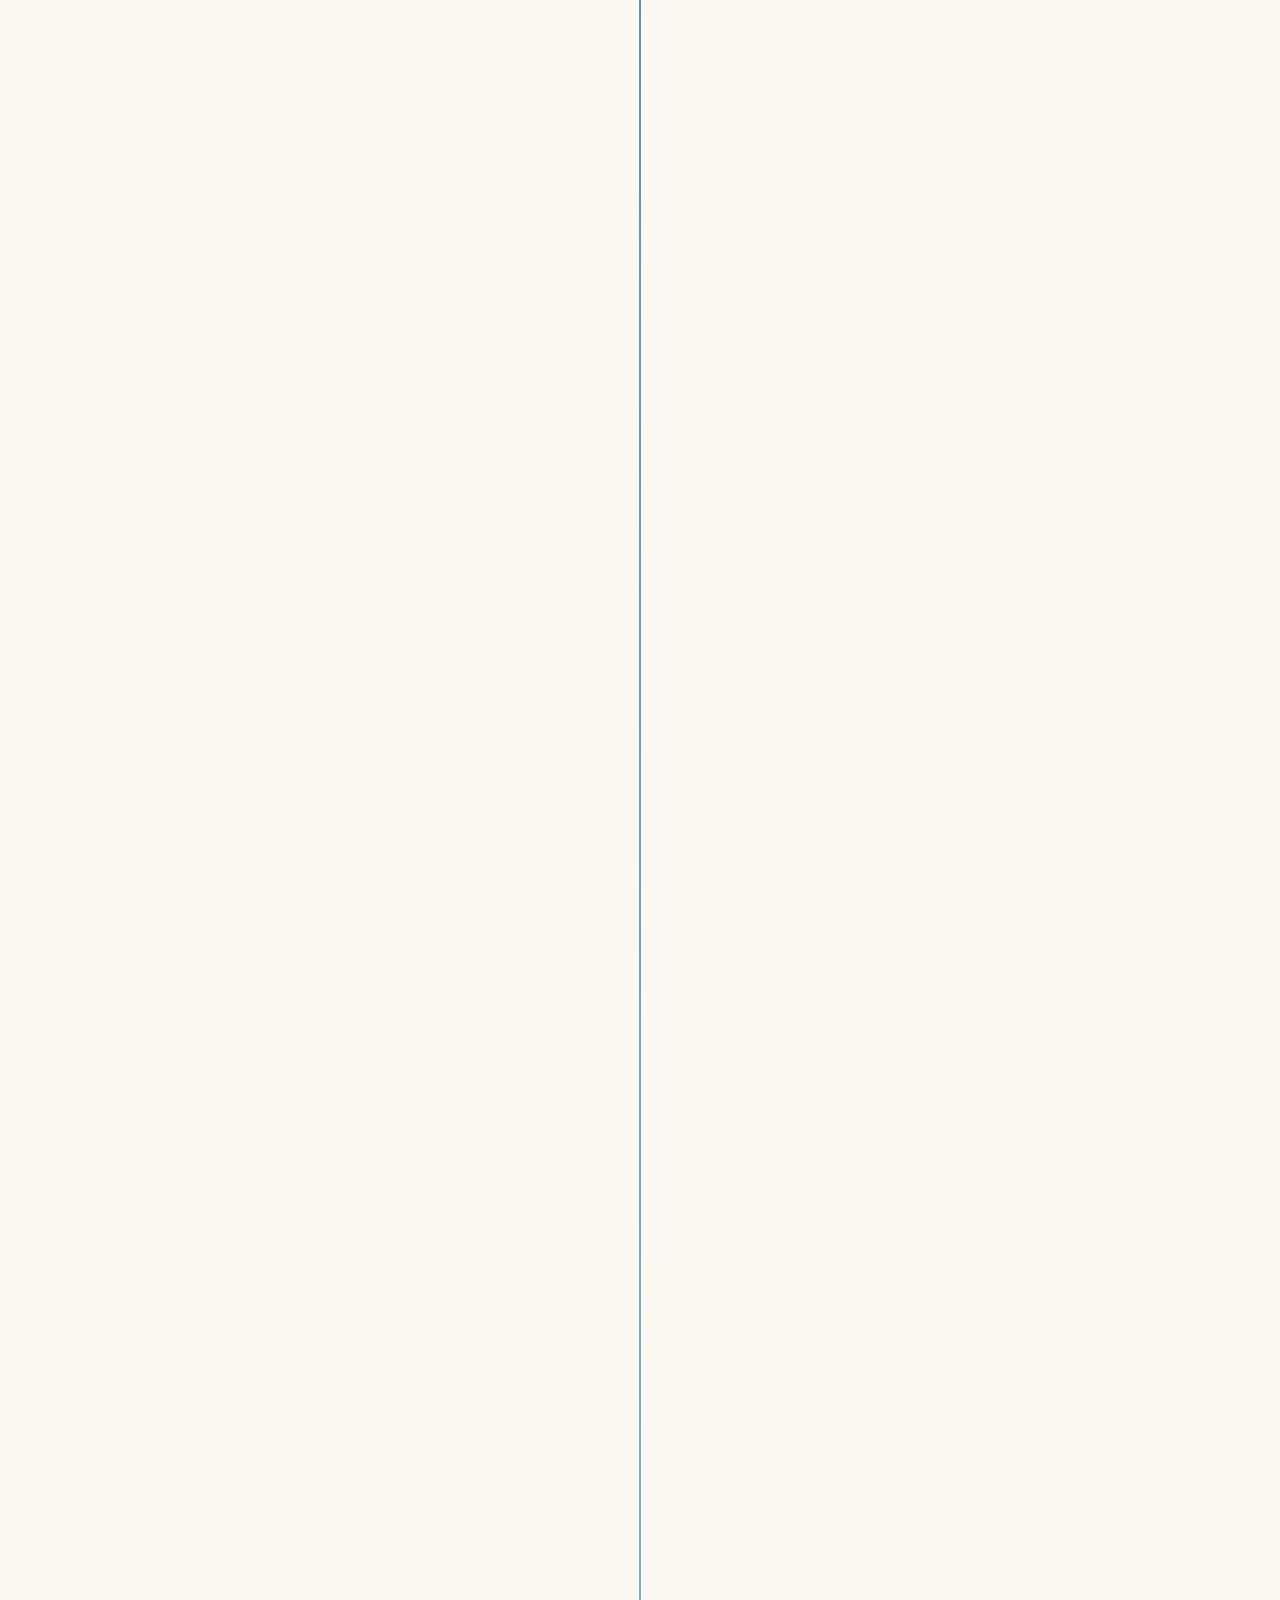
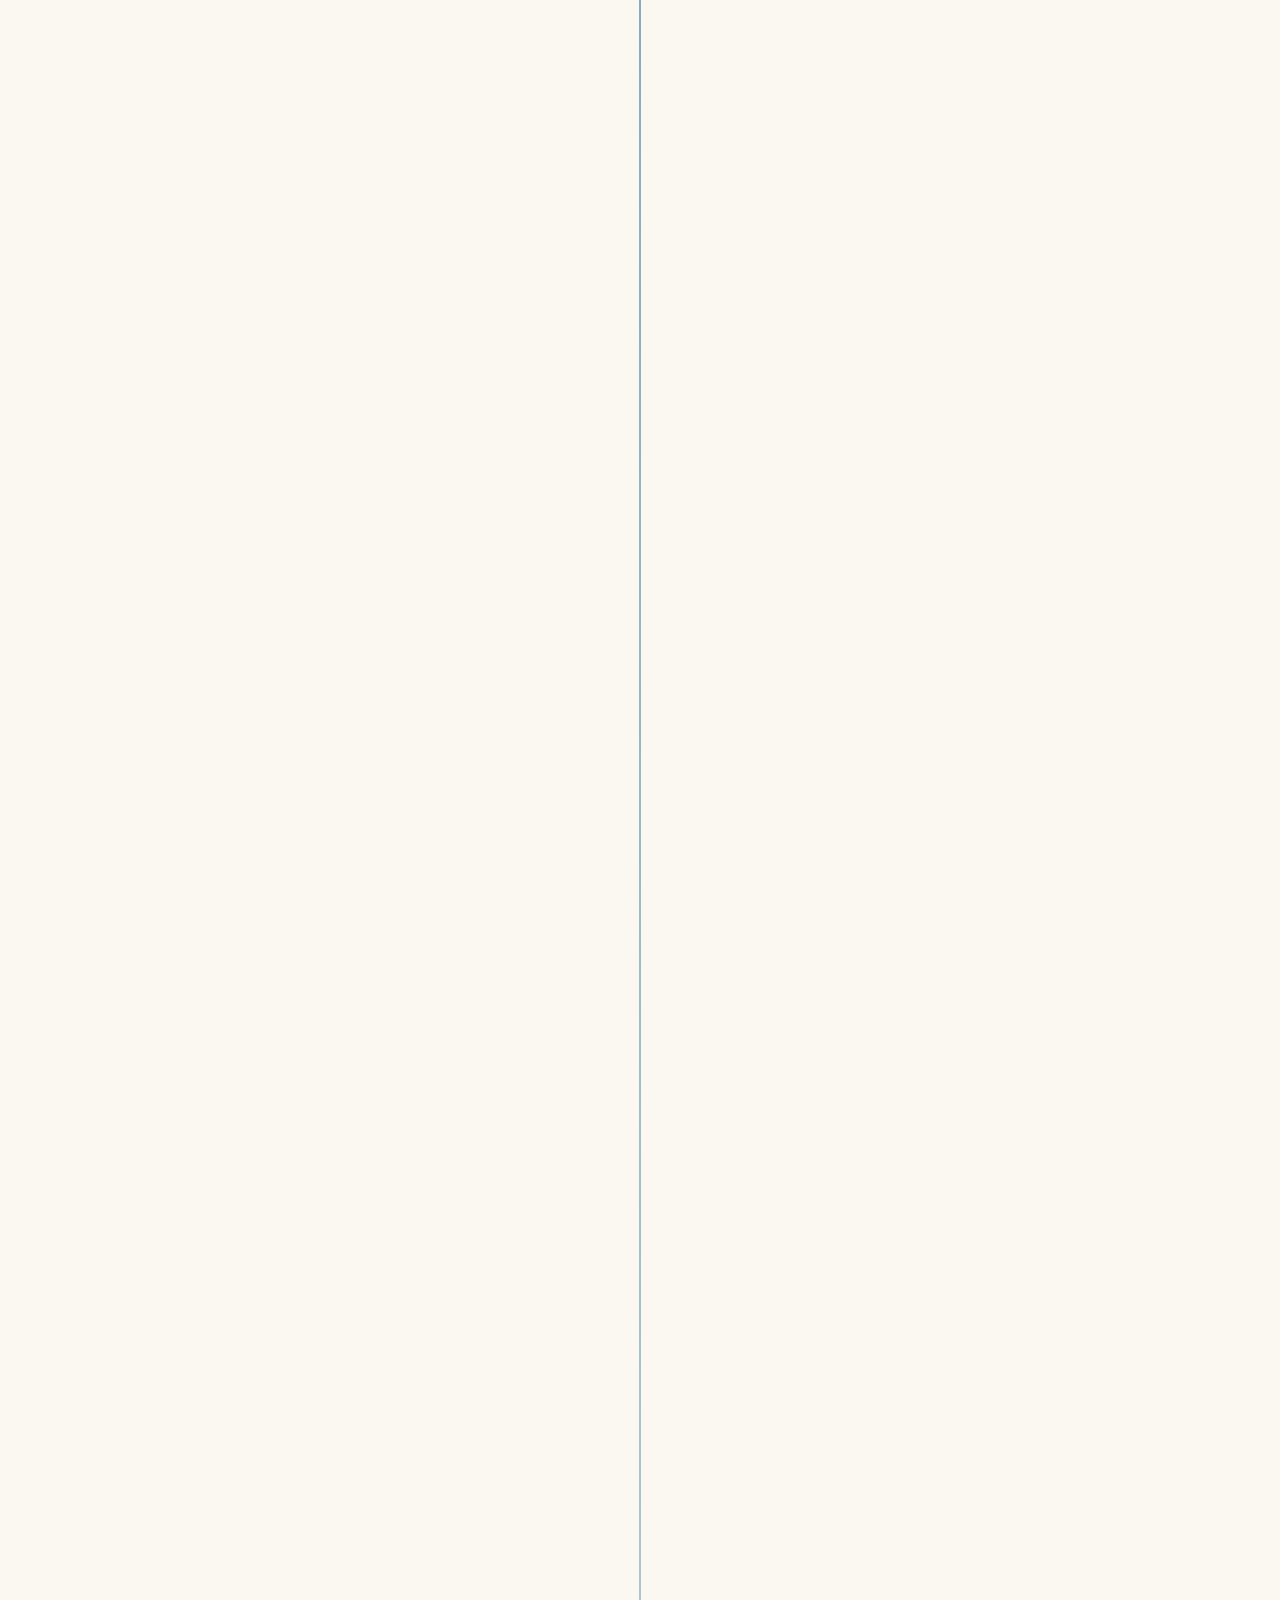
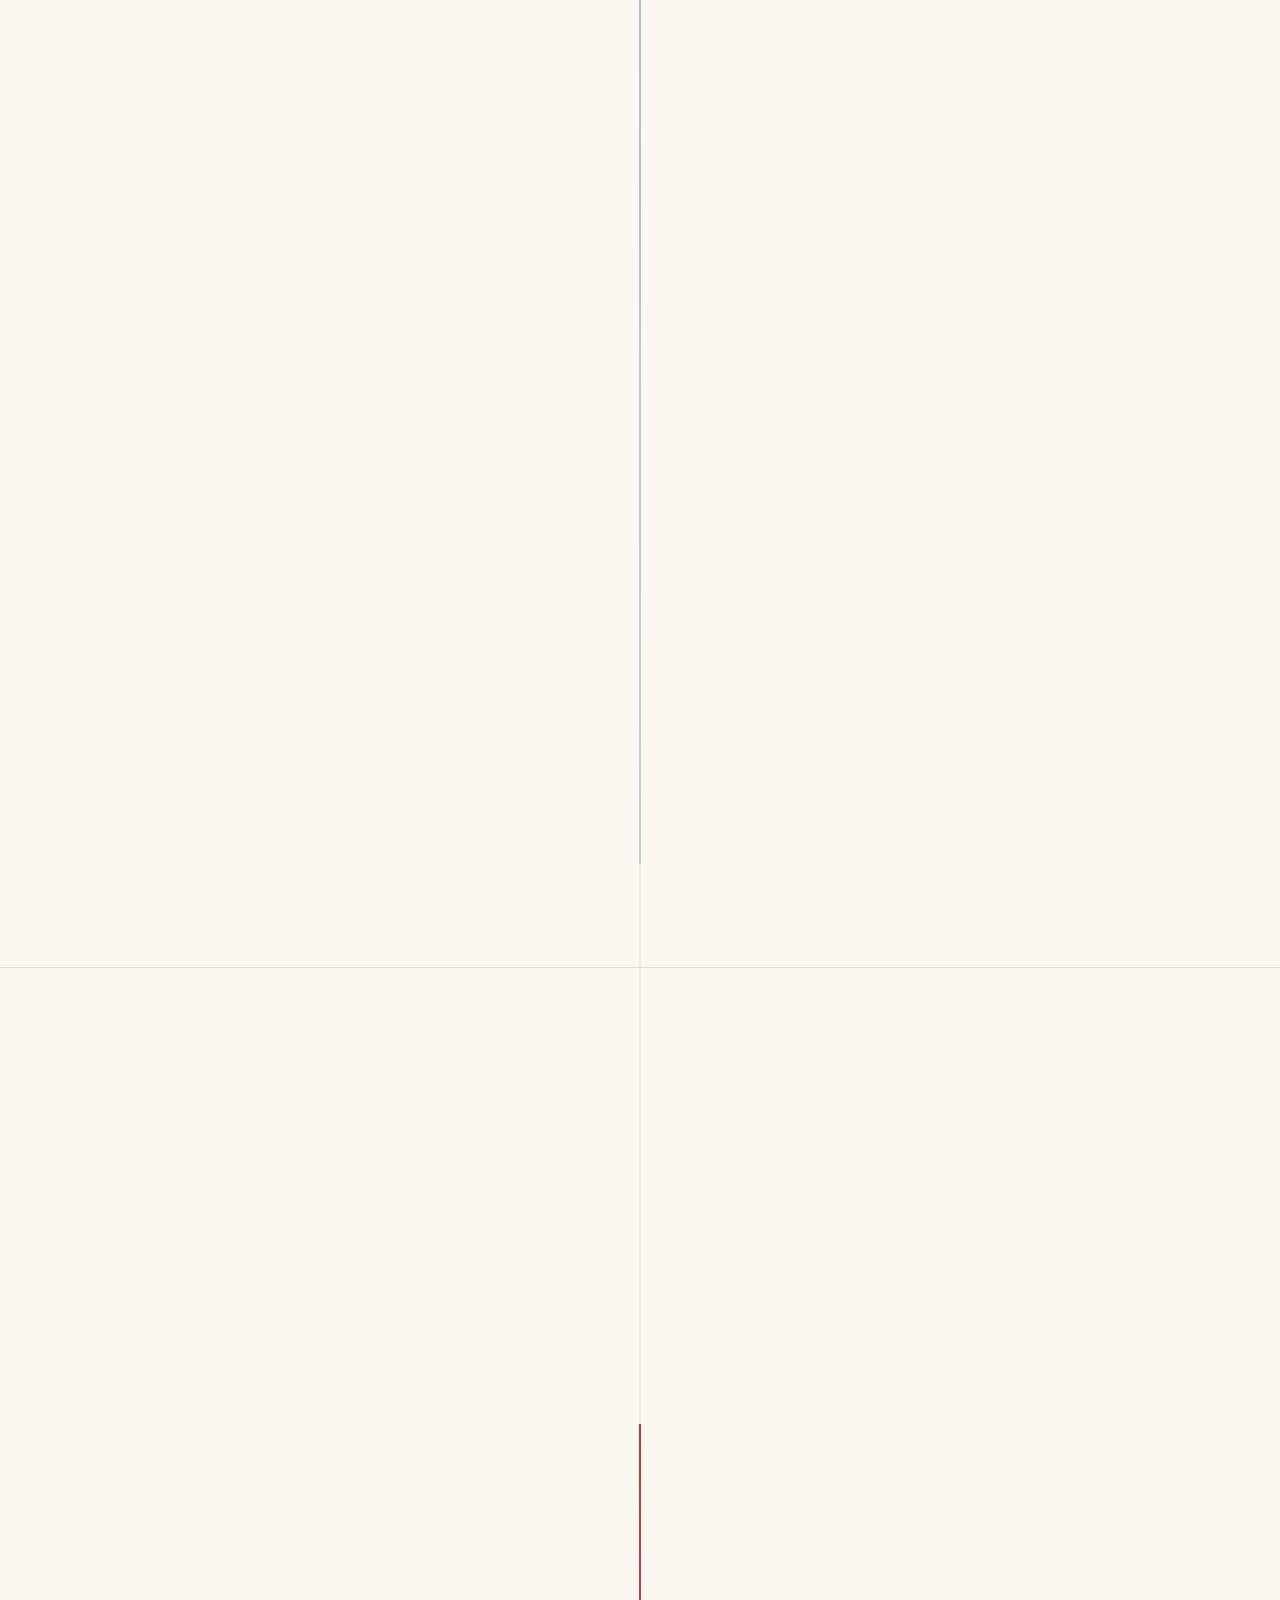
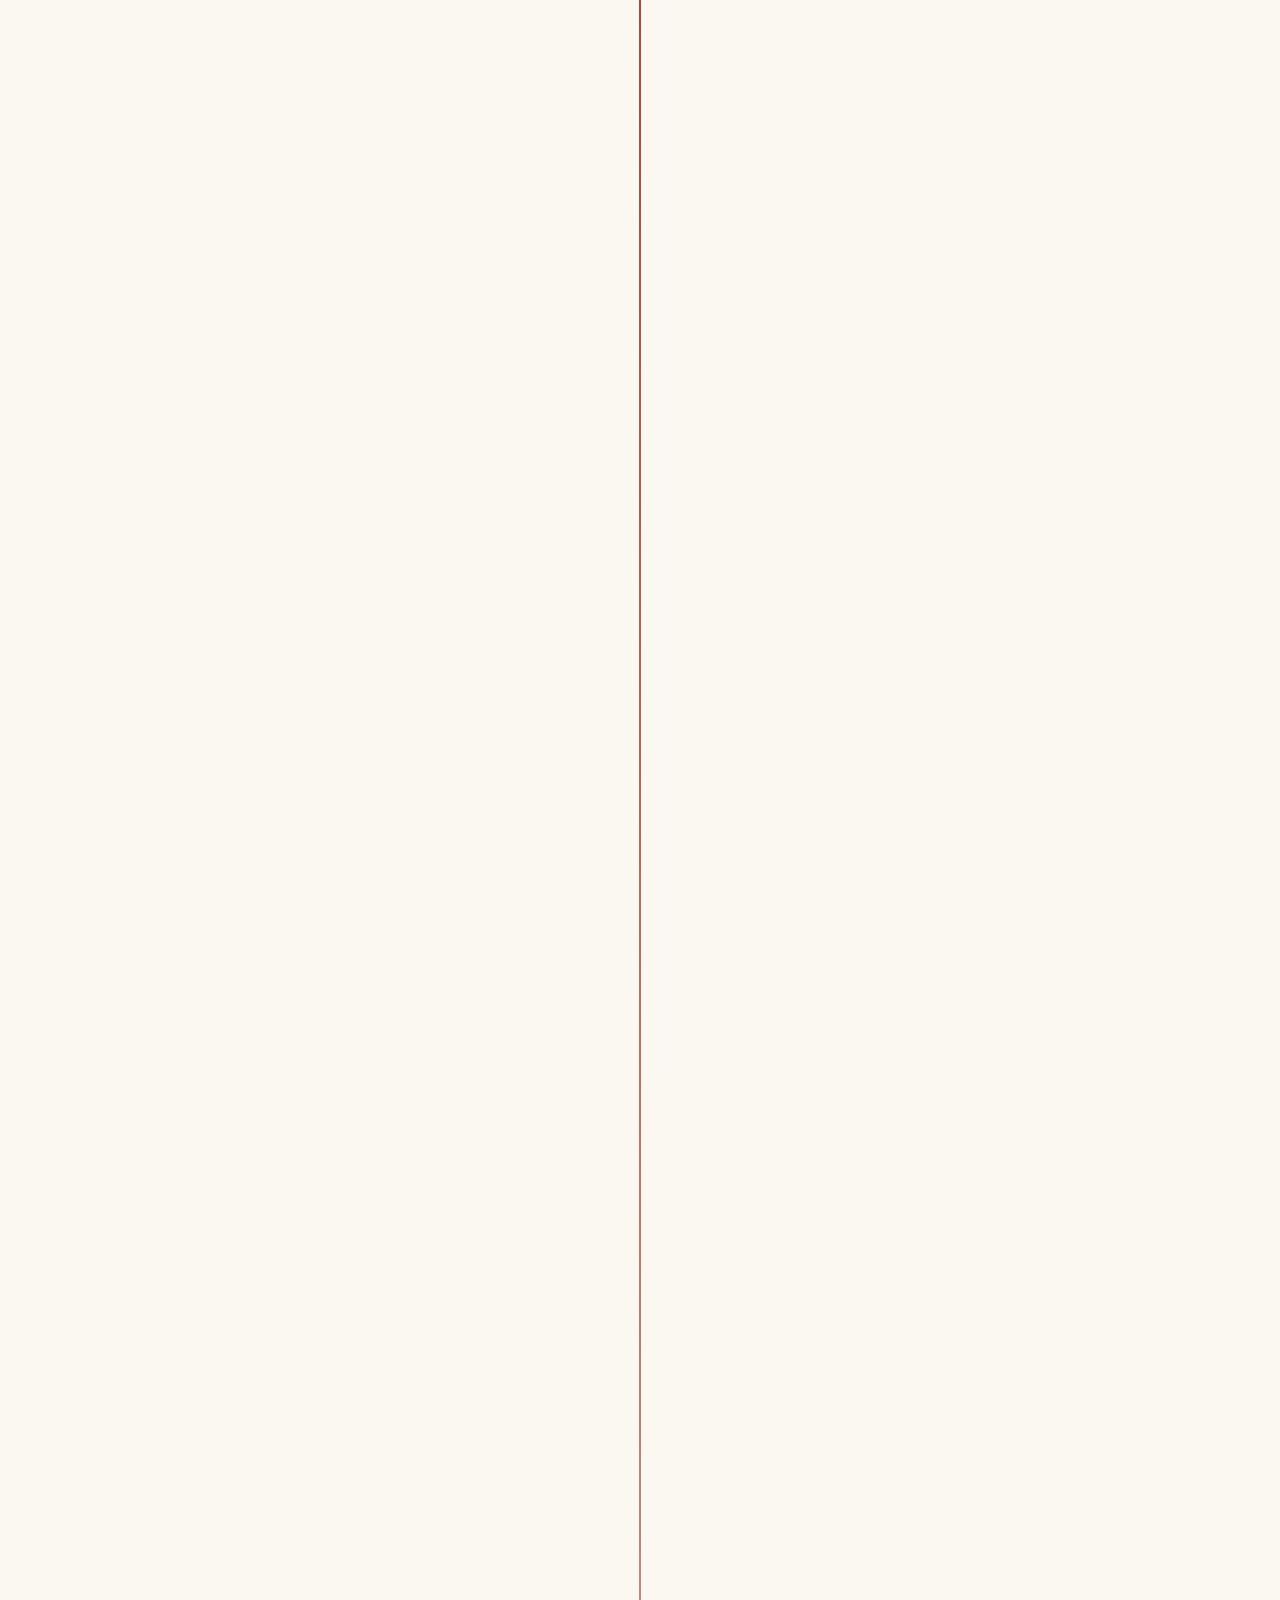
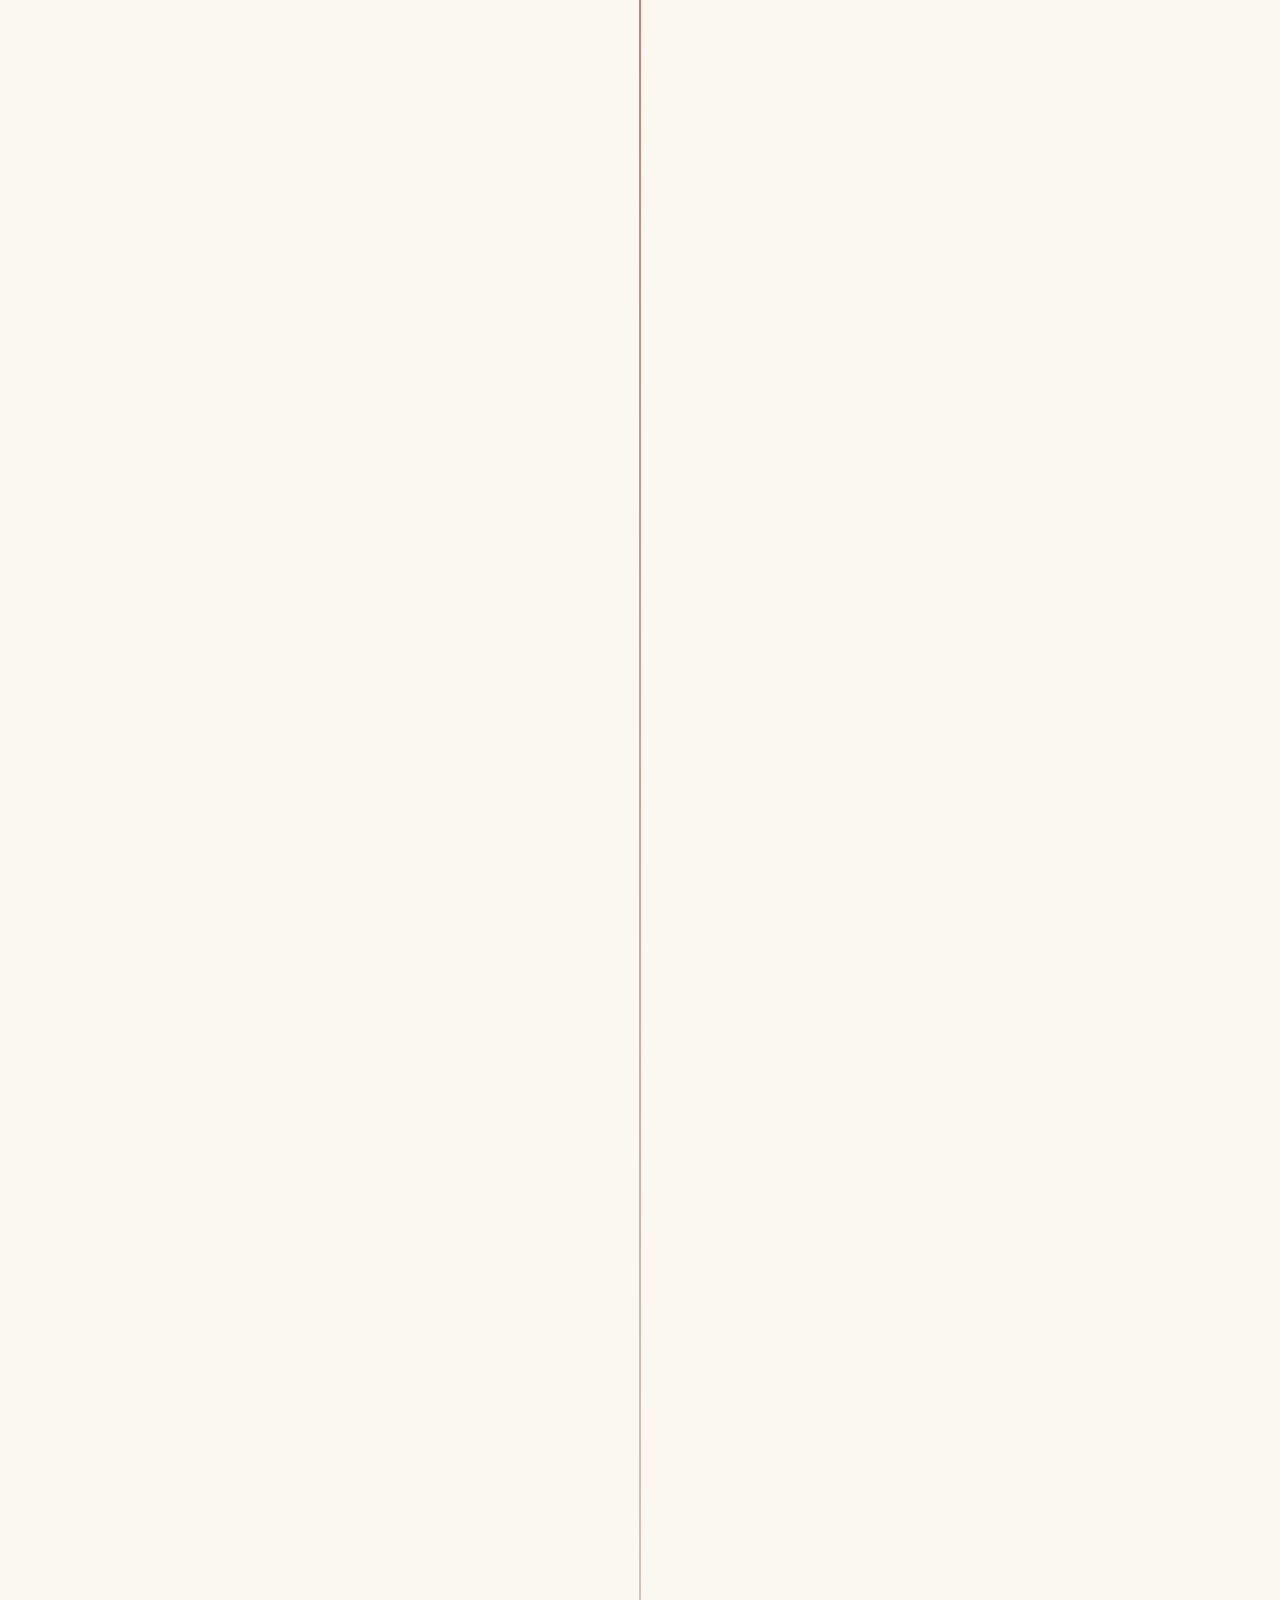
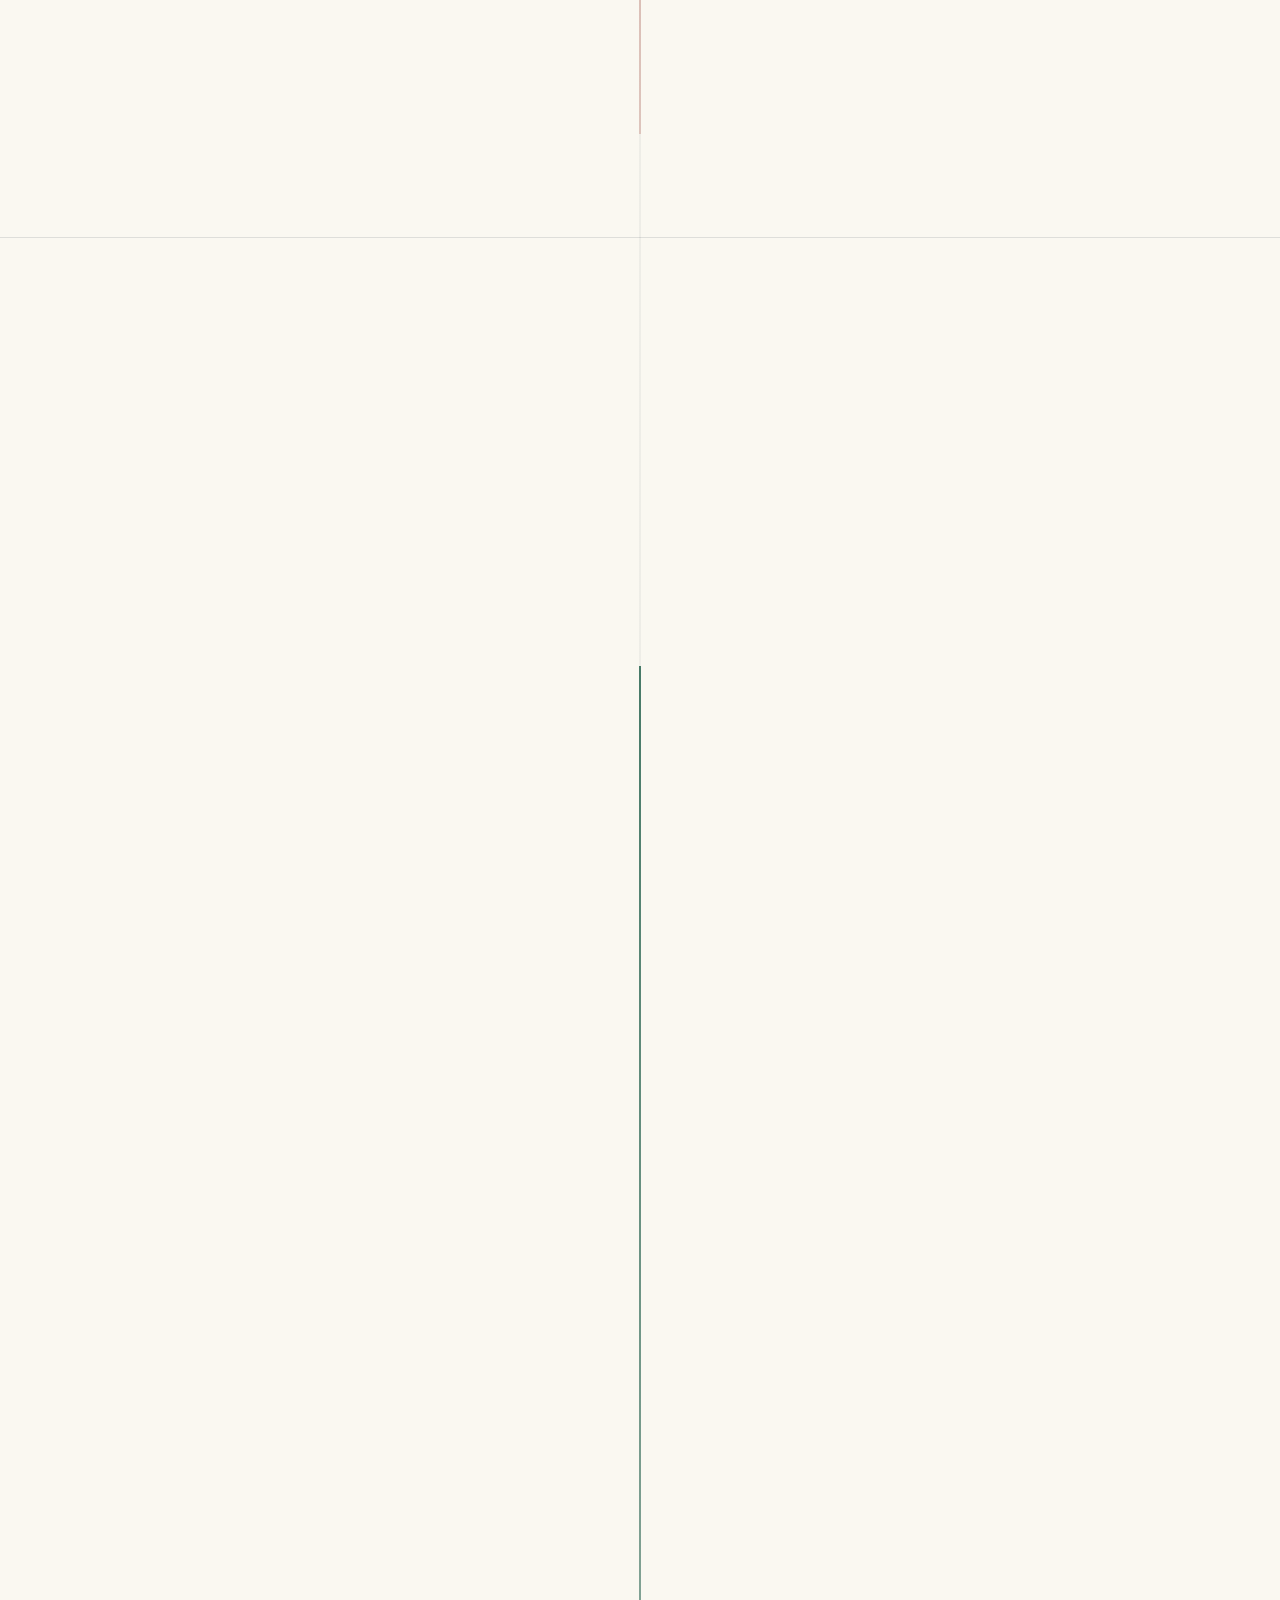
<file: en/index.html>
<!doctype html>
<html lang="nb">
  <head>
    <meta charset="utf-8">
    <meta name="viewport" content="width=device-width, initial-scale=1">
    <meta name="description" content="Oversettelsesmal for en engelskspråklig historisk tidslinje over Tromsø / Romsa.">
    <meta name="color-scheme" content="light">
    <meta name="referrer" content="no-referrer">
    <meta http-equiv="Content-Security-Policy" content="default-src 'self'; script-src 'self'; style-src 'self'; img-src 'self' data:; connect-src 'none'; object-src 'none'; base-uri 'none'; form-action 'none'">
    <title>Tromsø / Romsa – engelsk oversettelsesmal</title>
    <link rel="icon" href="../favicon.svg" type="image/svg+xml">
    <link rel="stylesheet" href="../styles.css">
    <script src="../data/en.js" defer></script>
    <script src="../script.js" defer></script>
  </head>
  <body>
    <a class="skip-link" href="#main">Hopp til innholdet</a>
    <div id="site"></div>
    <noscript>
      <main class="no-script">
        <h1>Tromsø / Romsa – engelsk oversettelsesmal</h1>
        <p>JavaScript må være aktivert for å vise tidslinjen. Profesjonell engelsk oversettelse er ikke satt inn ennå.</p>
        <nav aria-label="Velg språk">
          <a lang="nb" href="../no/">Norsk</a>
          <a lang="en" aria-current="page" href="../en/">English</a>
          <a lang="se" href="../sme/">Davvisámegiella</a>
        </nav>
      </main>
    </noscript>
  </body>
</html>
</file>
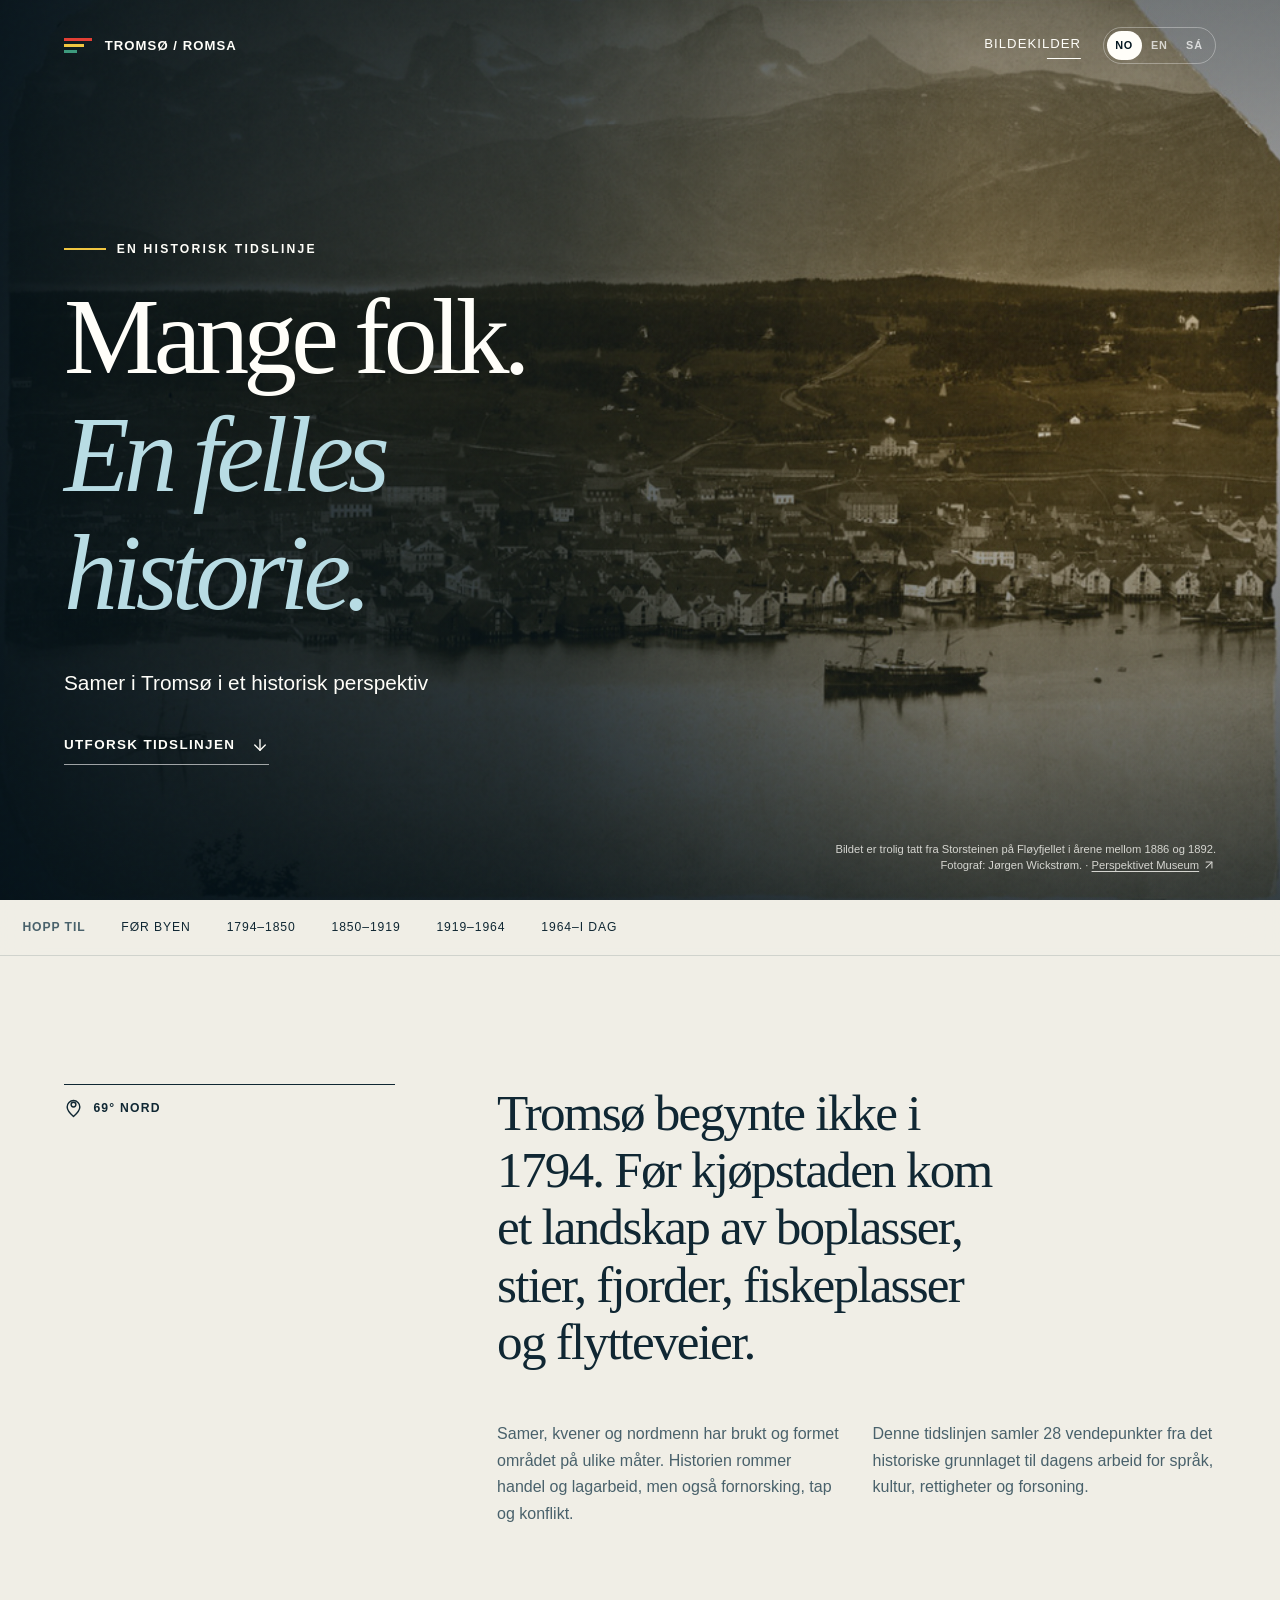
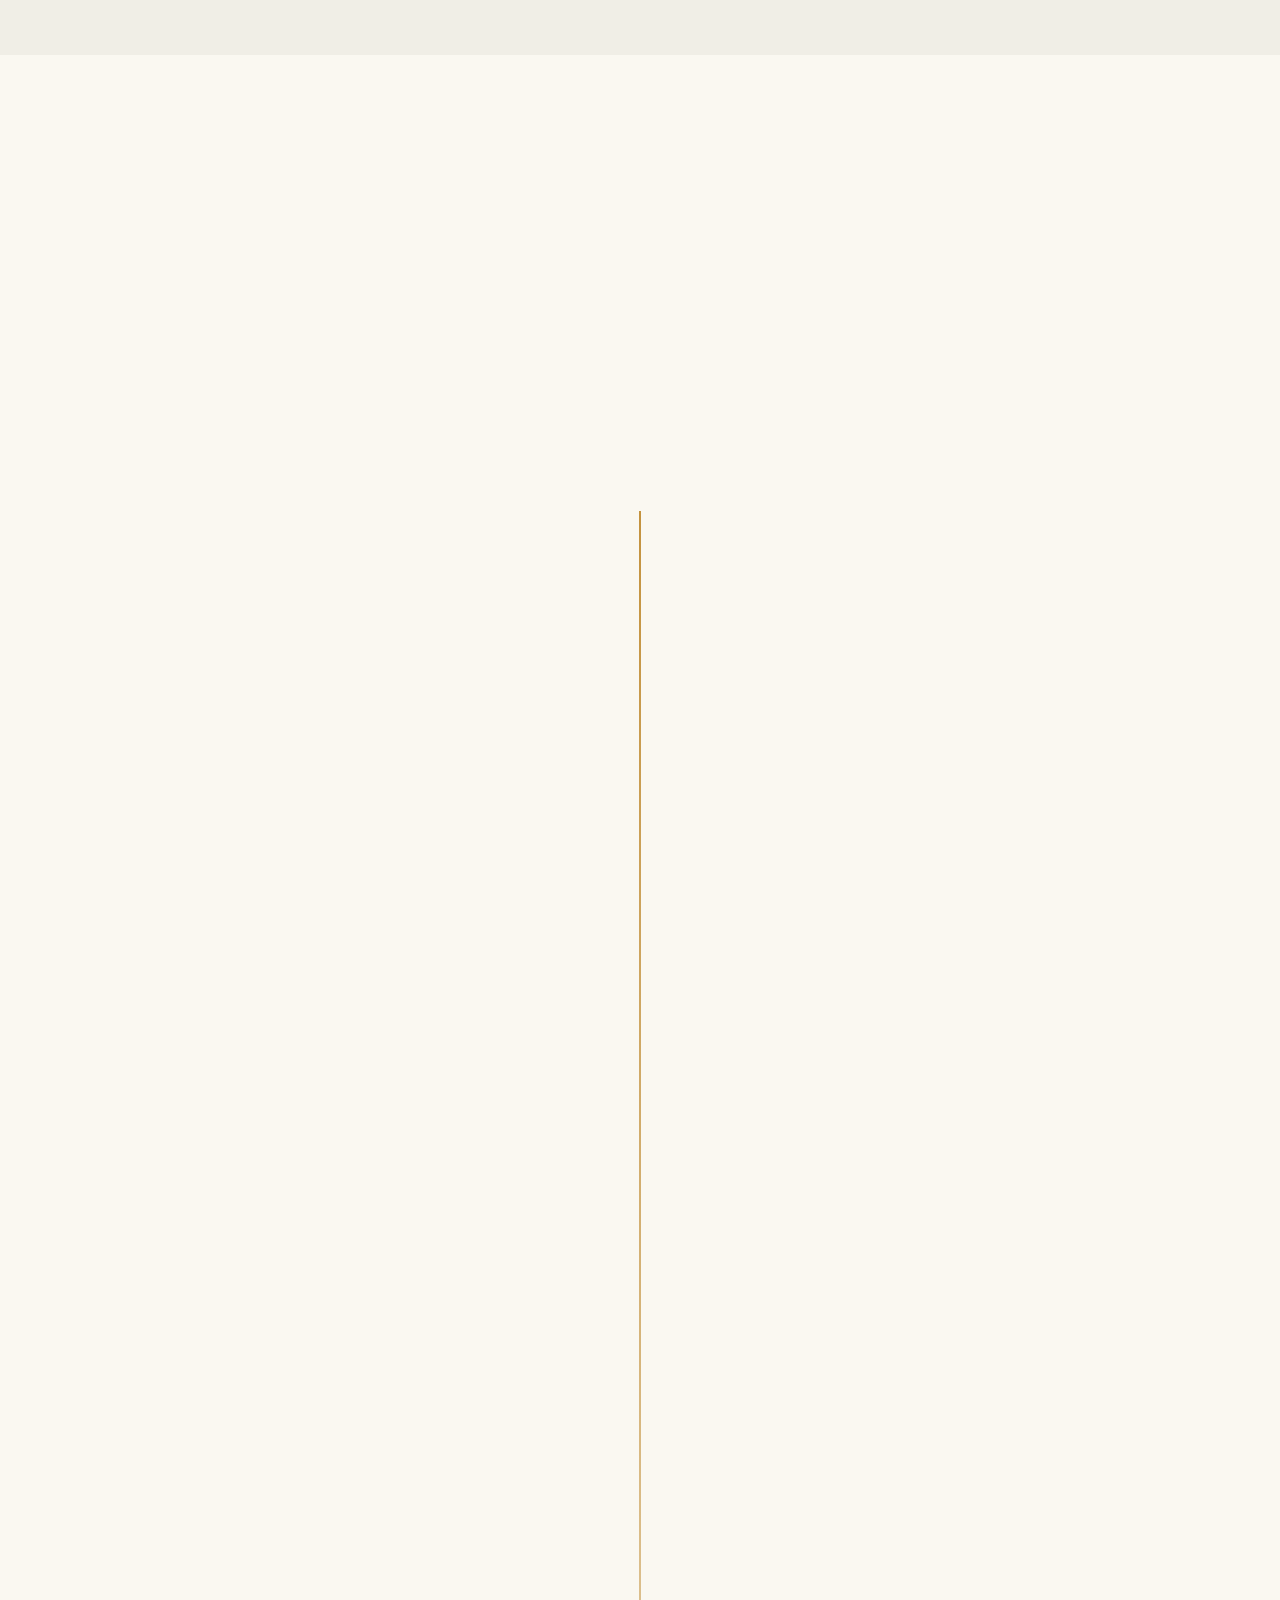
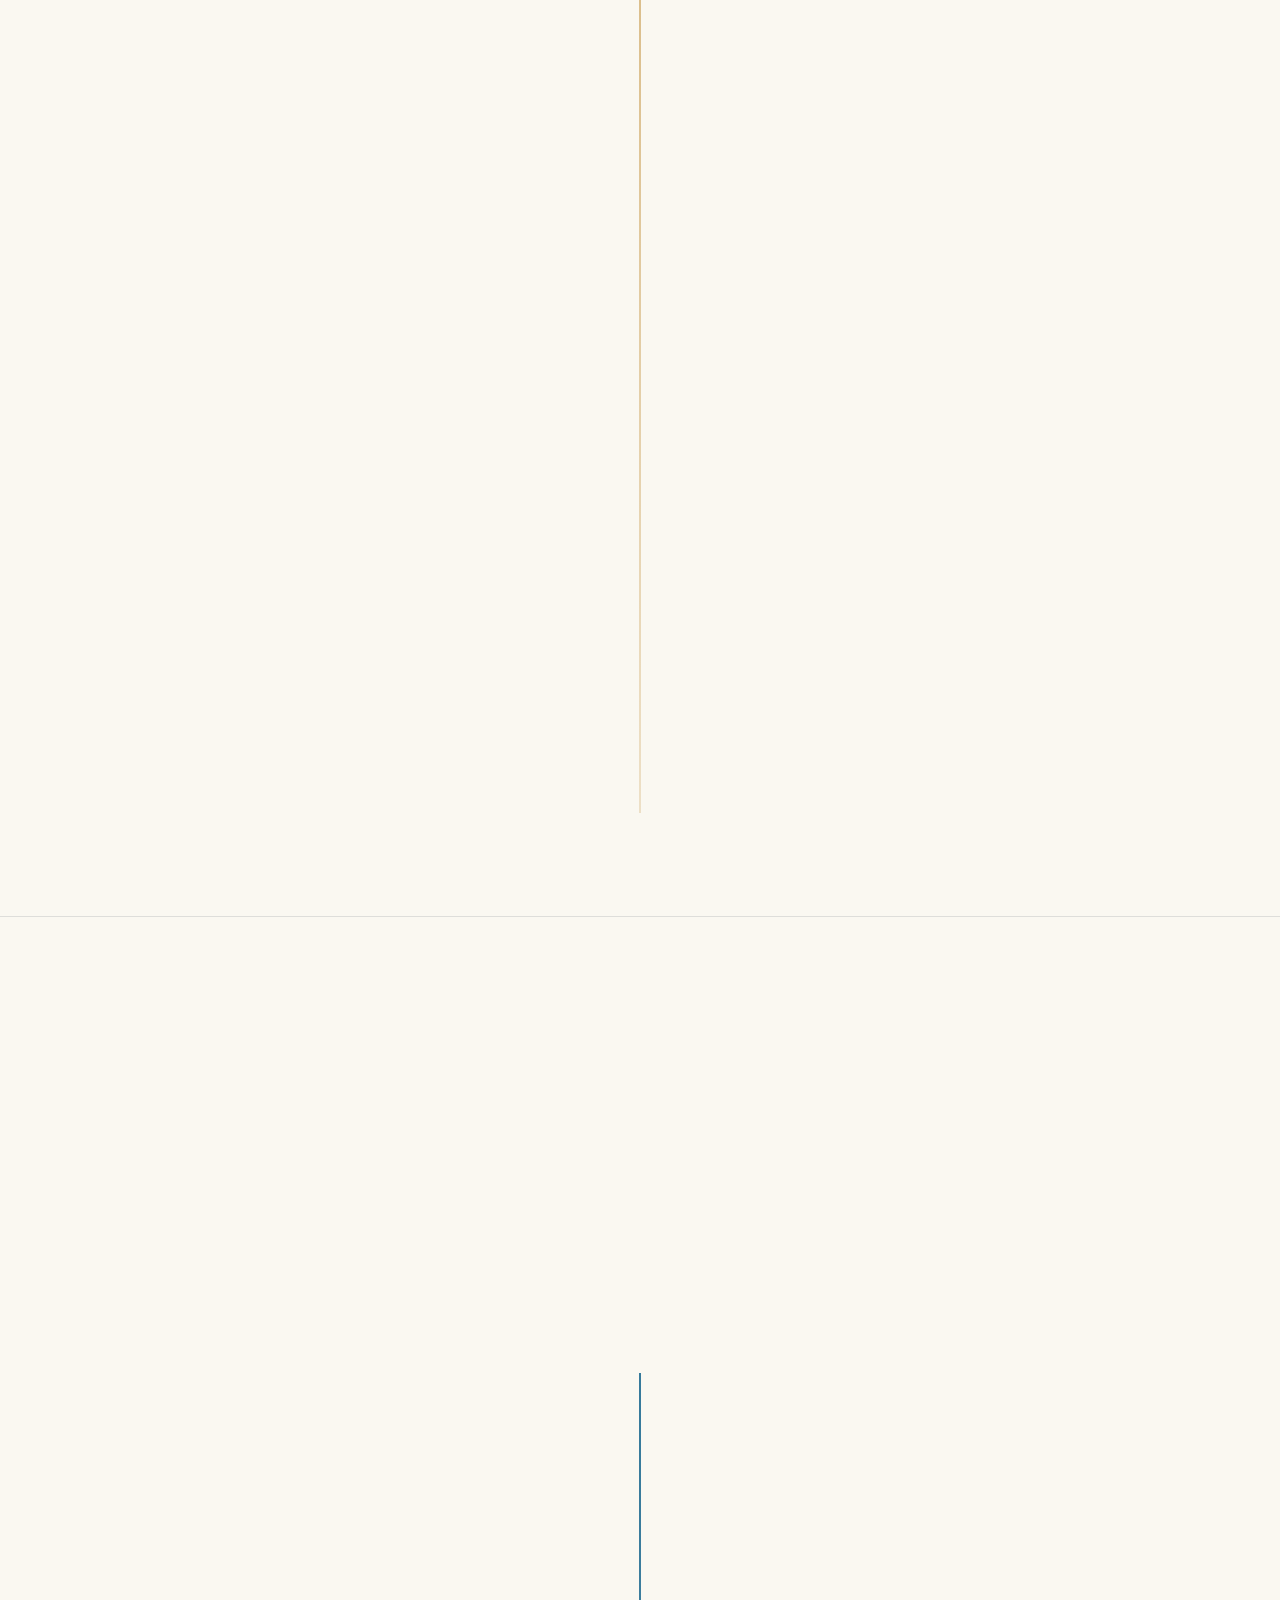
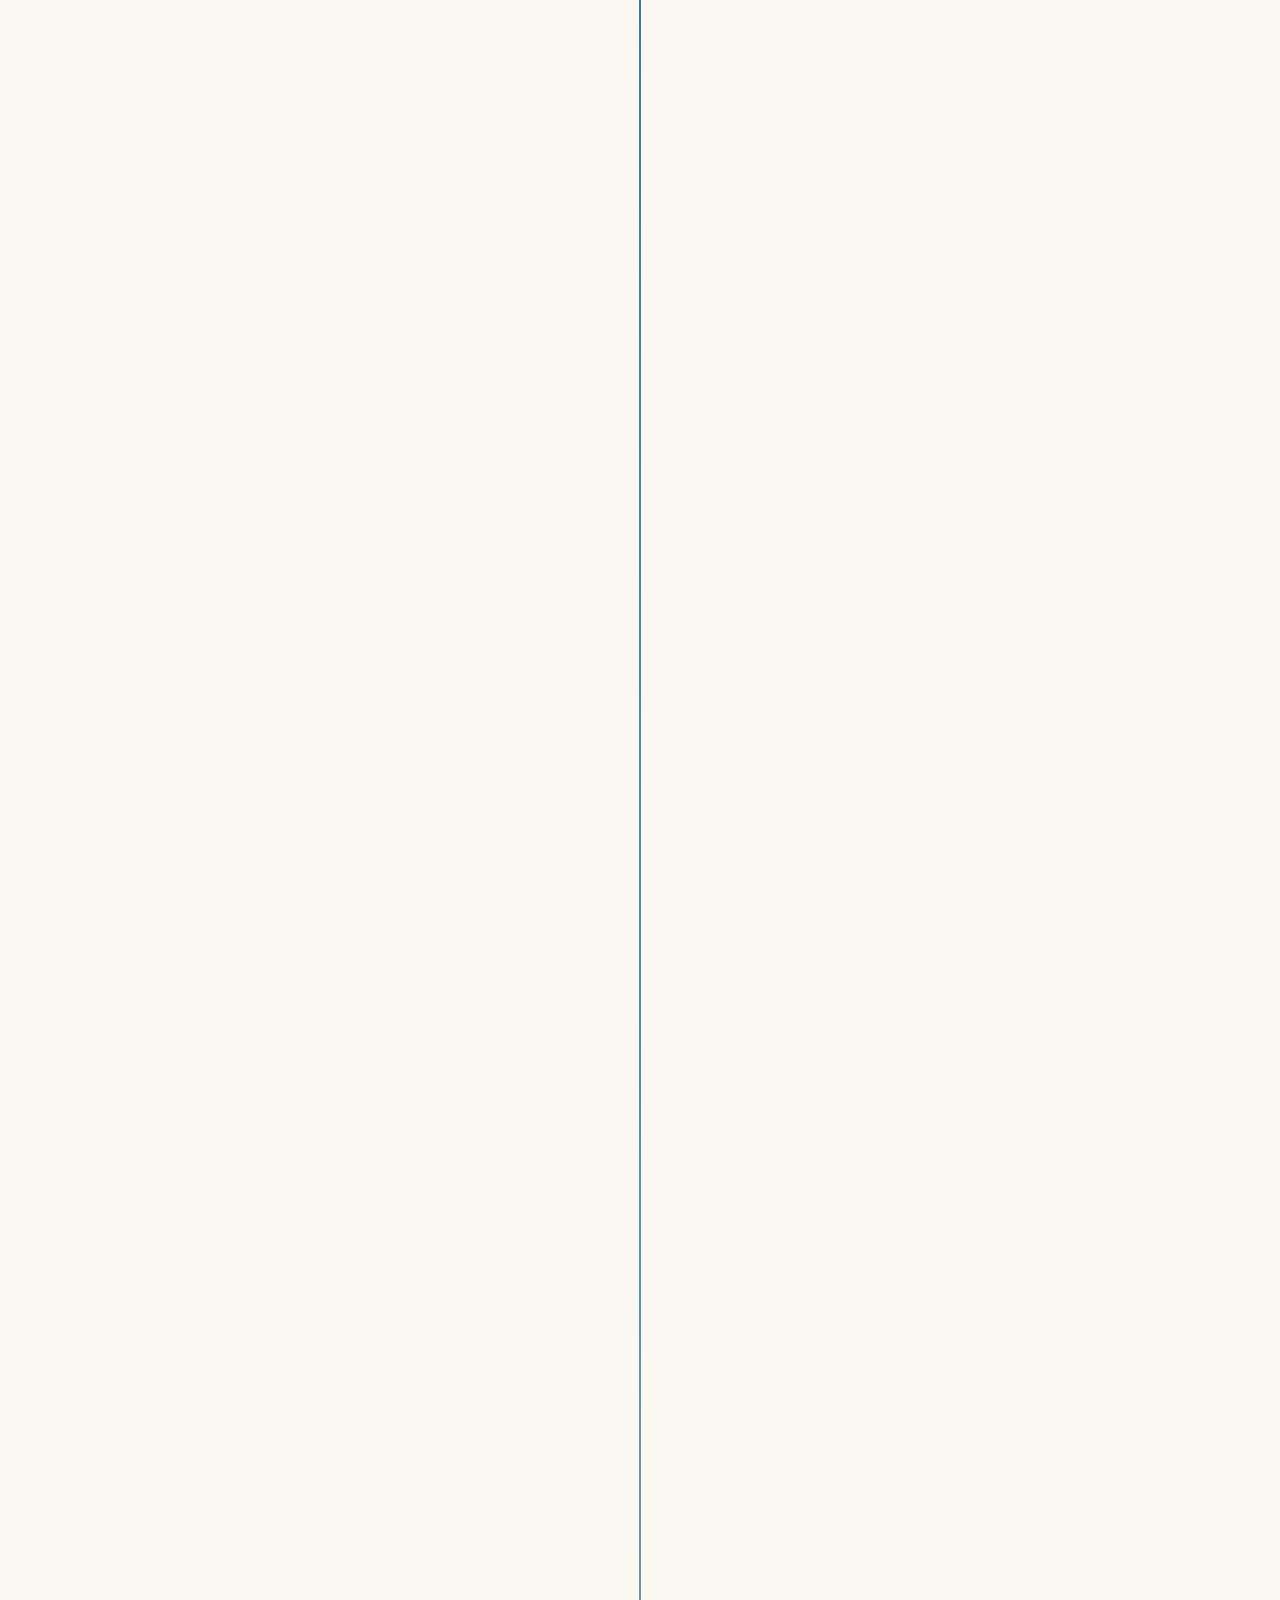
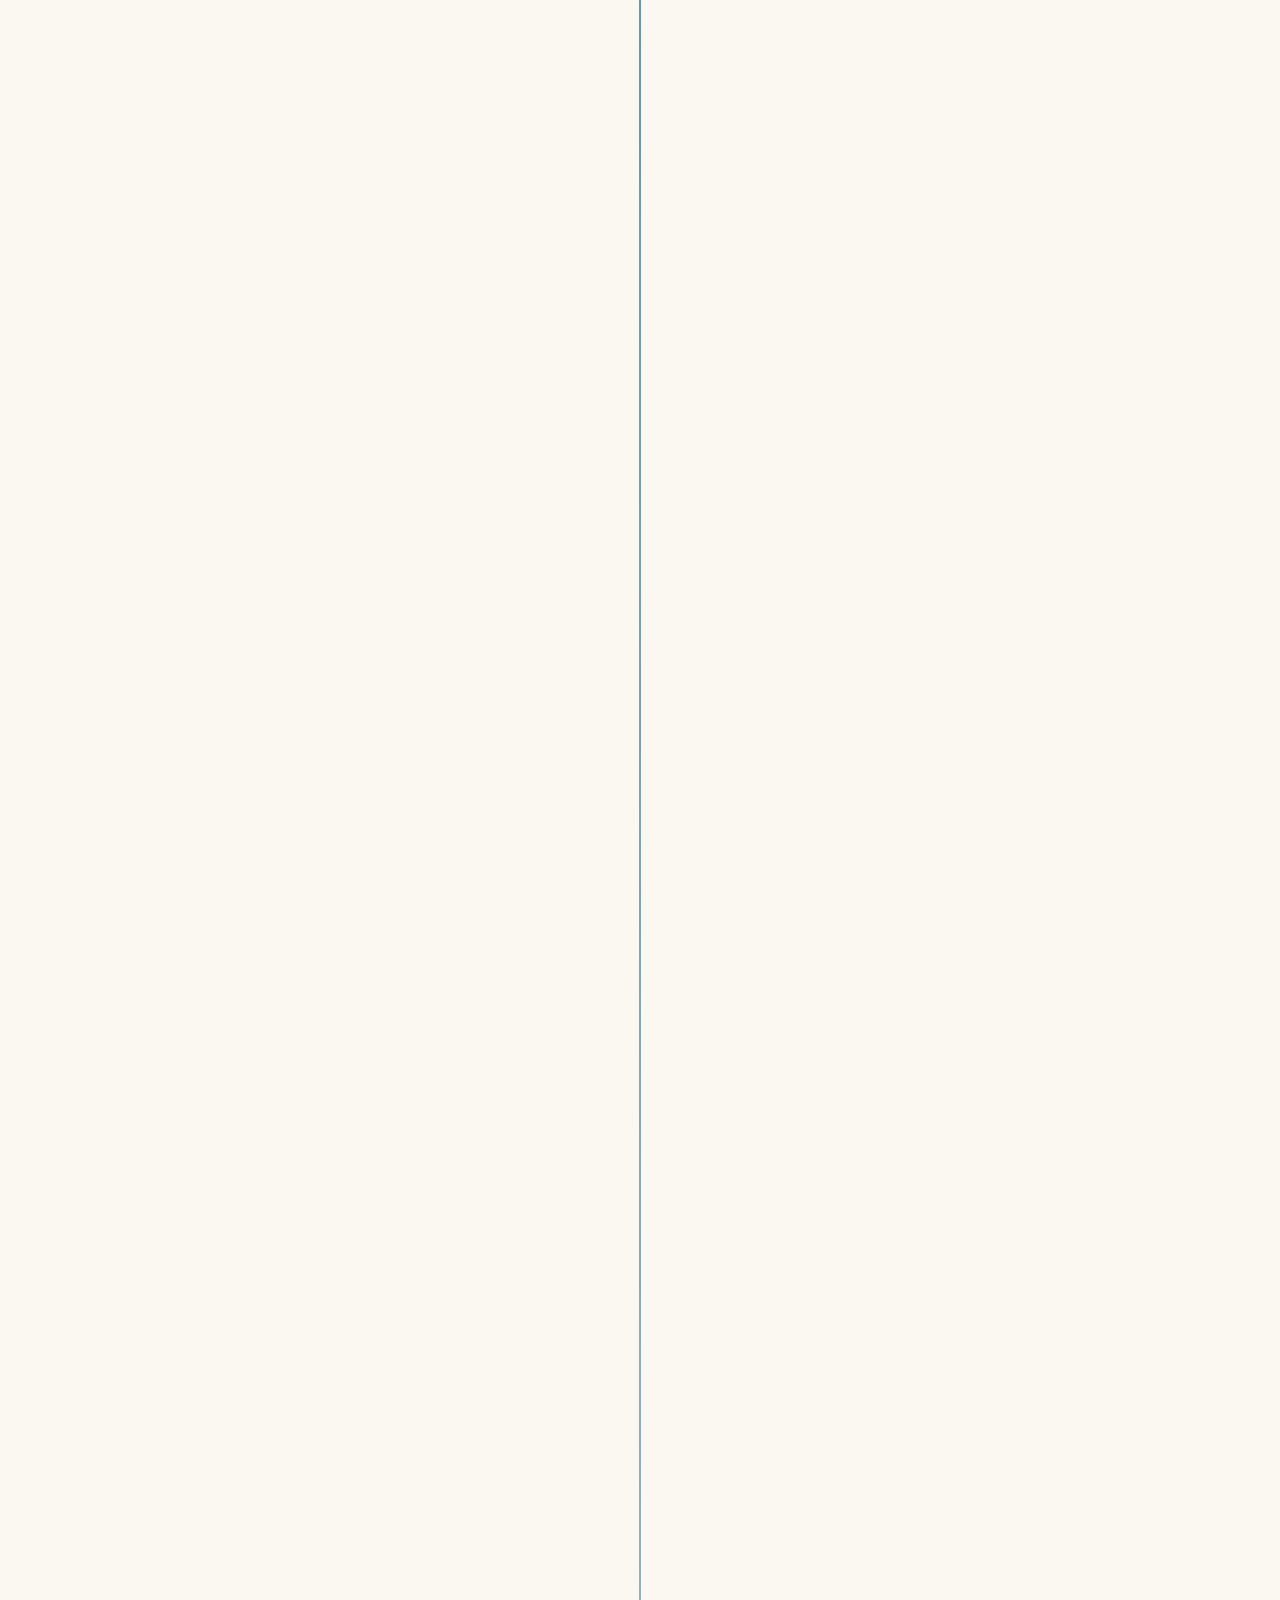
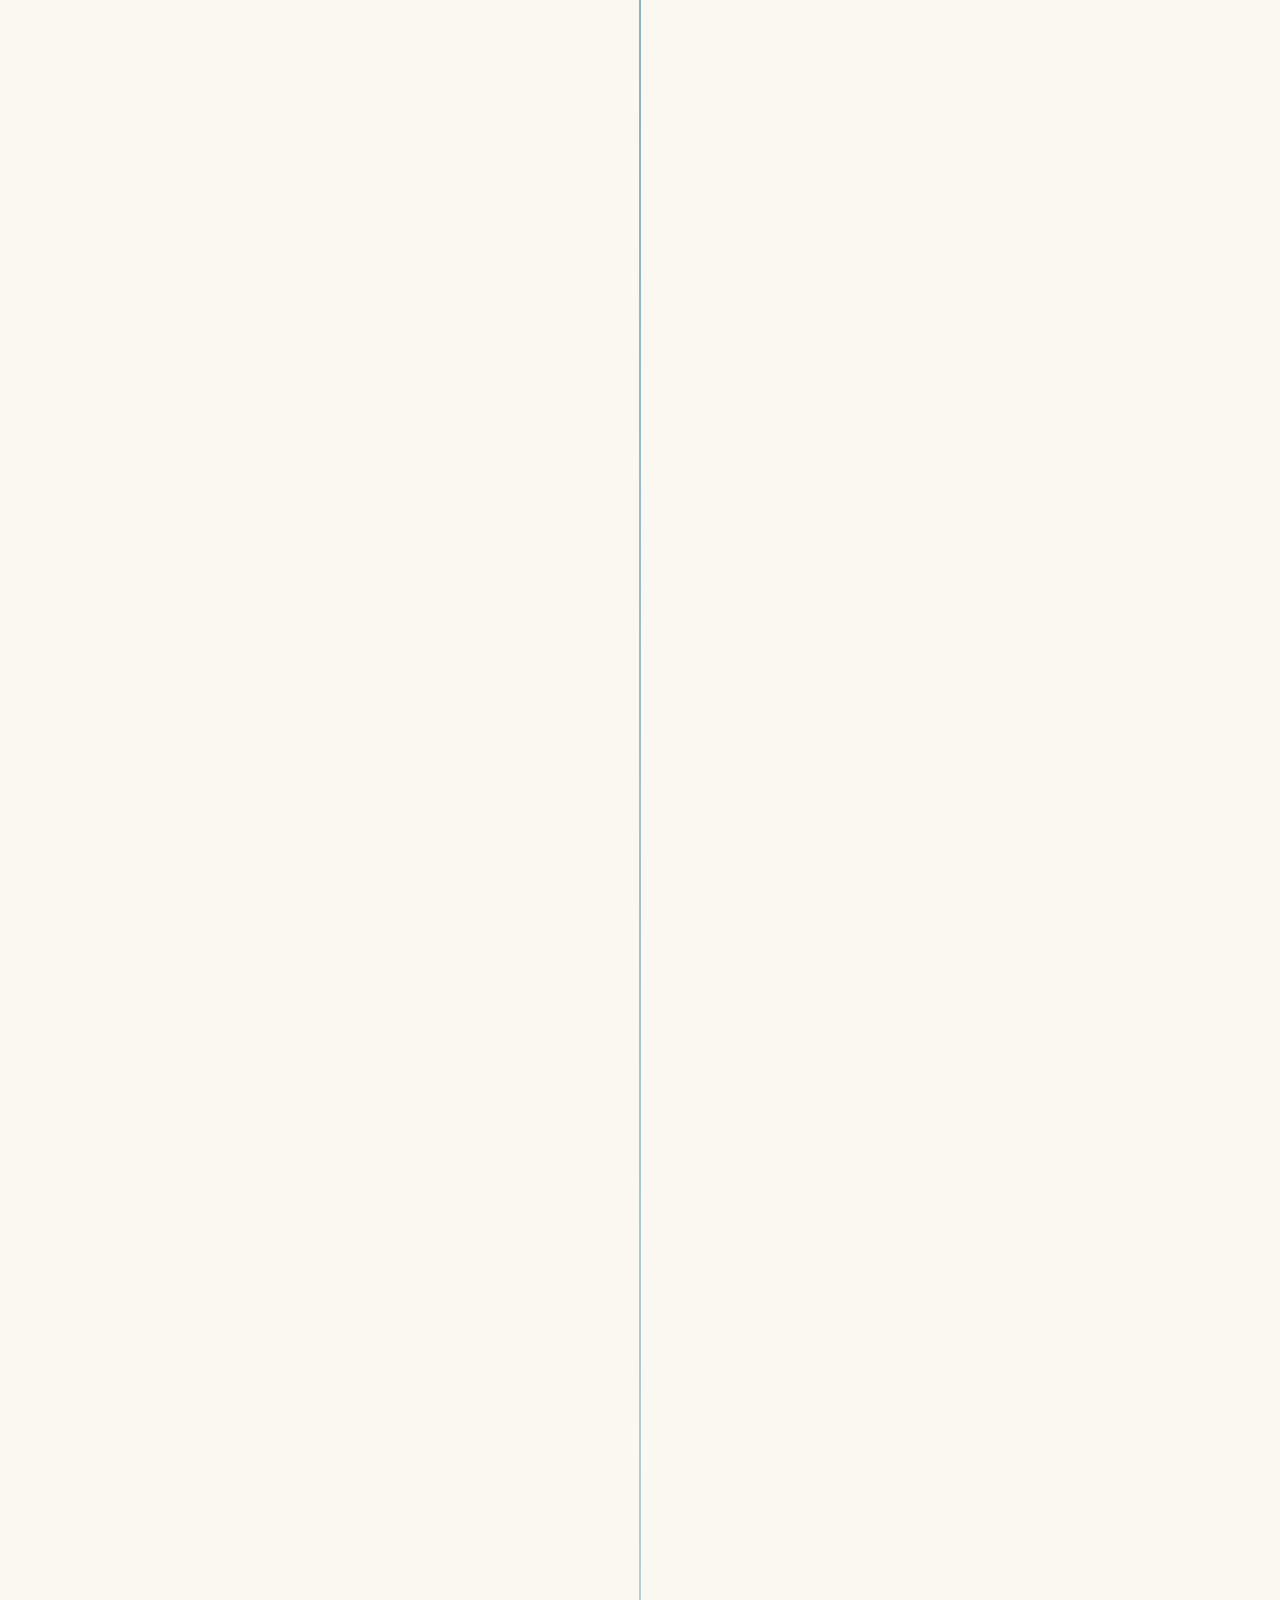
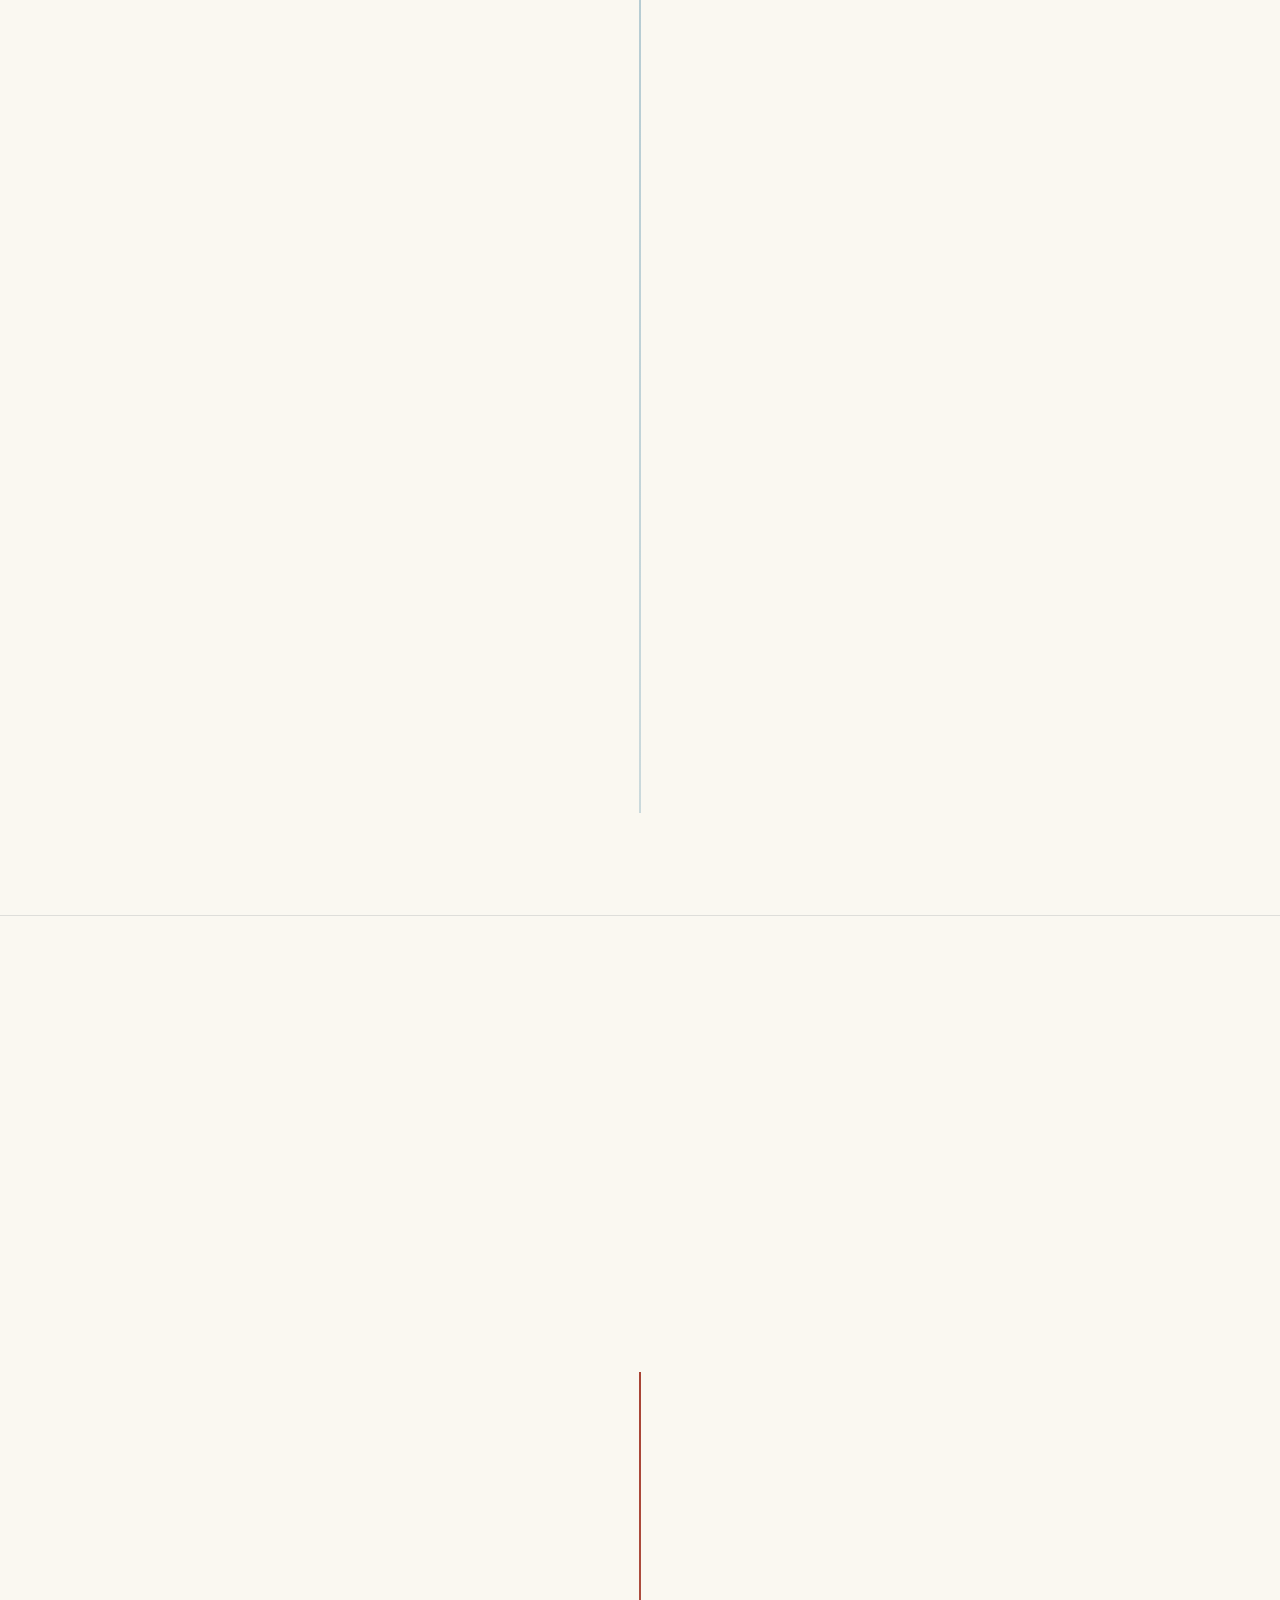
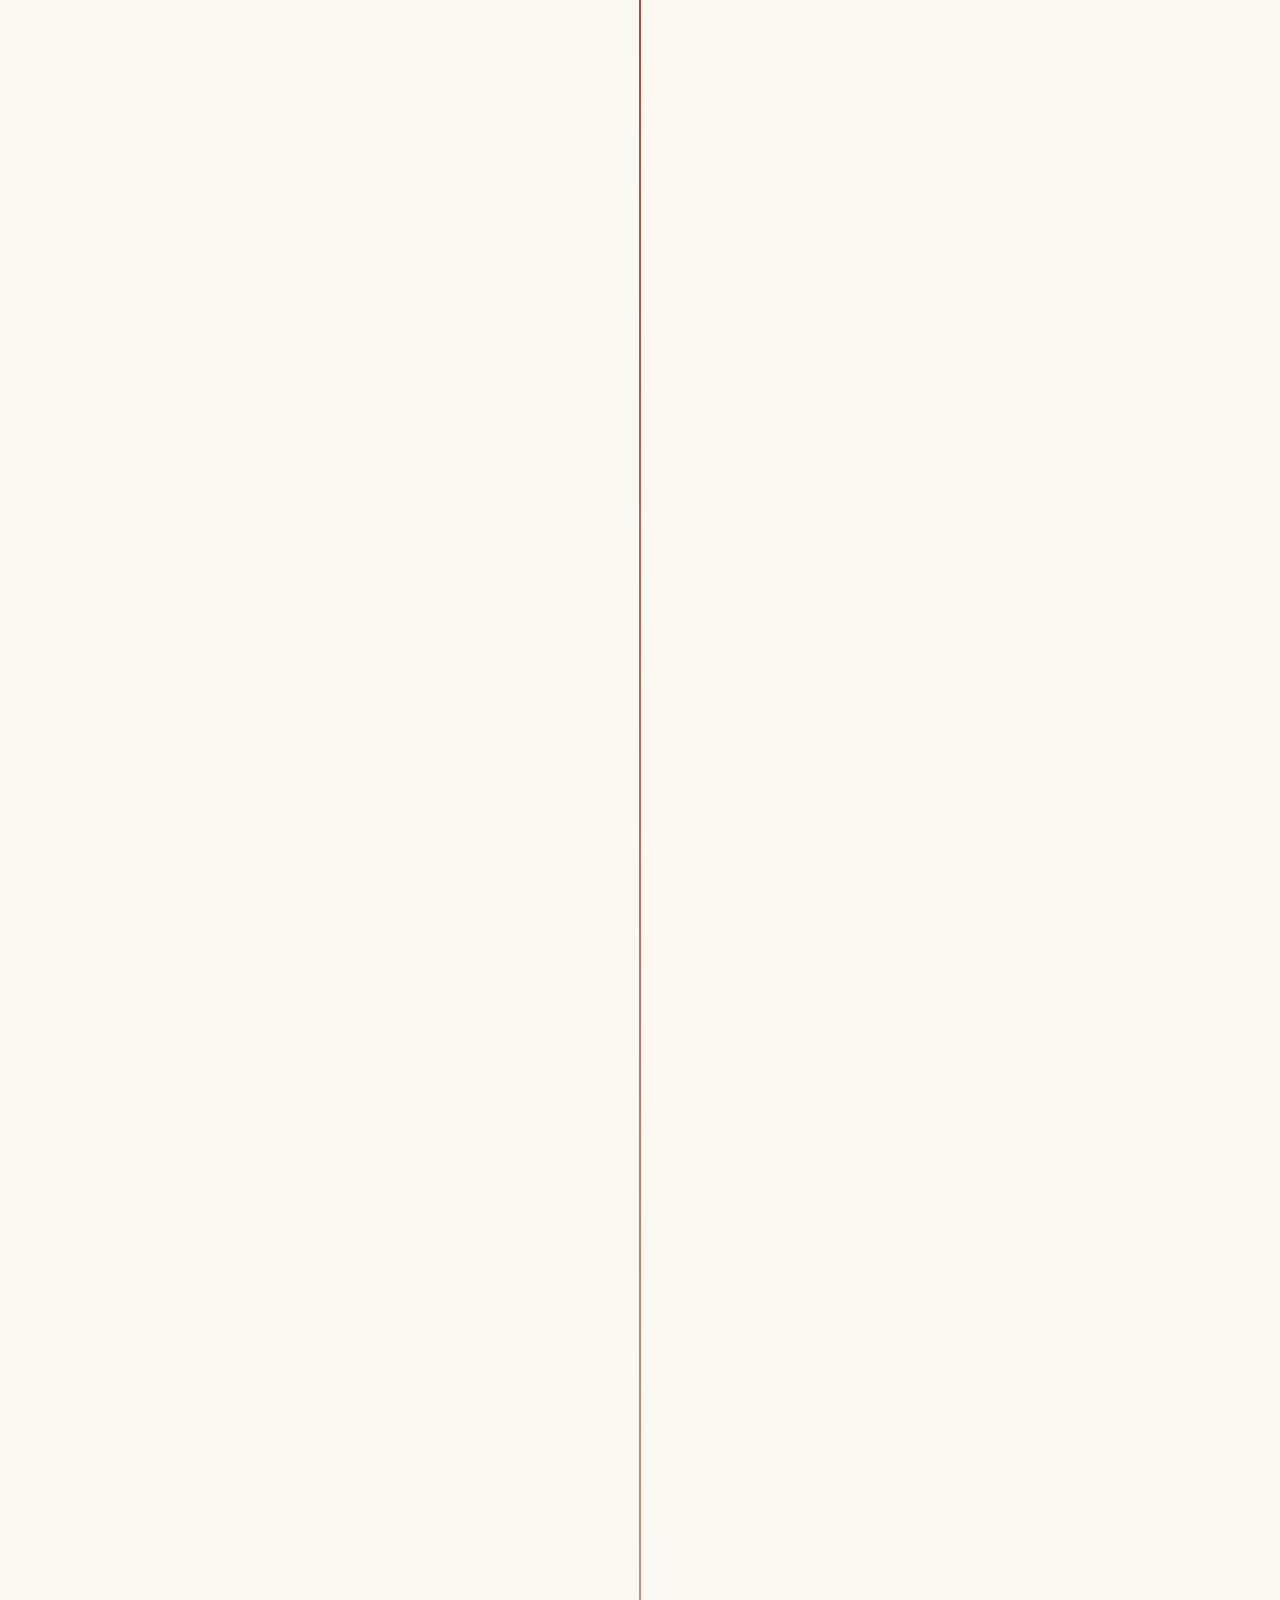
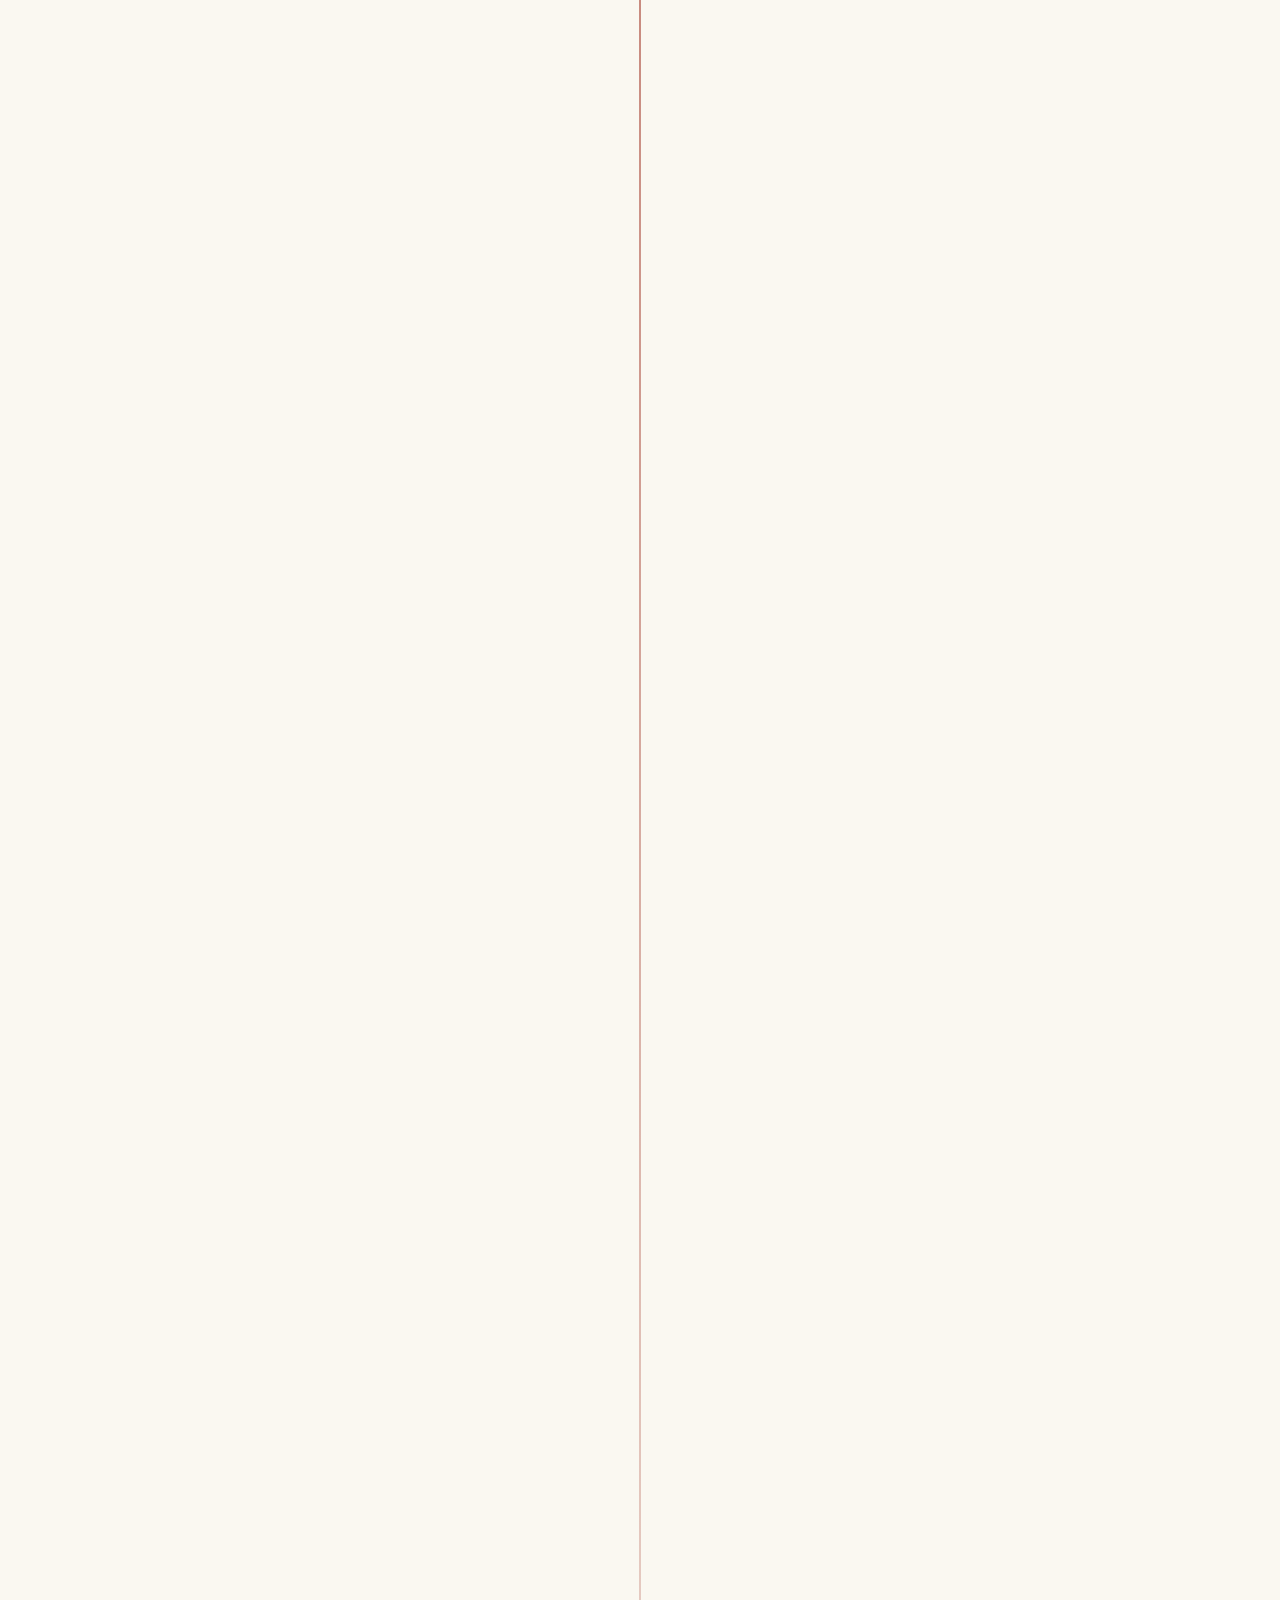
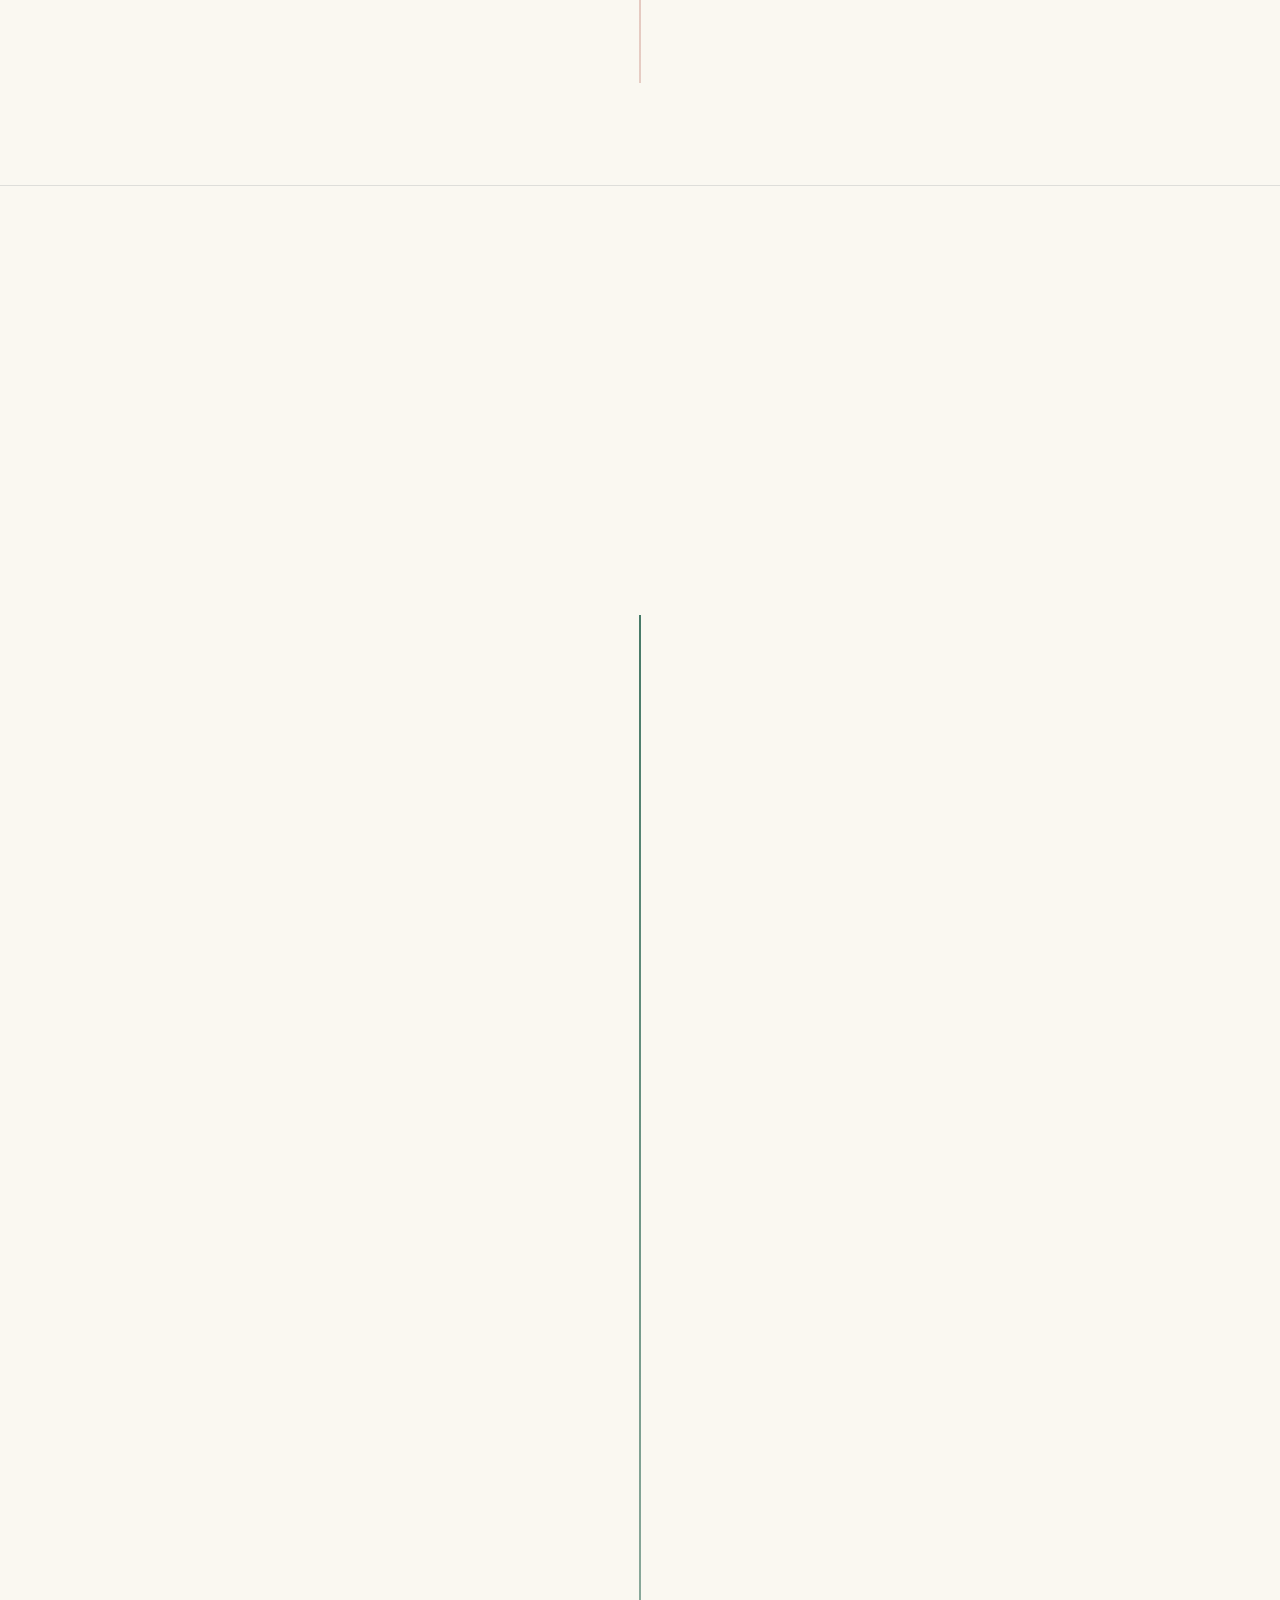
<file: no/index.html>
<!doctype html>
<html lang="nb">
  <head>
    <meta charset="utf-8">
    <meta name="viewport" content="width=device-width, initial-scale=1">
    <meta name="description" content="Samer i Tromsø i et historisk perspektiv.">
    <meta name="color-scheme" content="light">
    <meta name="referrer" content="no-referrer">
    <meta http-equiv="Content-Security-Policy" content="default-src 'self'; script-src 'self'; style-src 'self'; img-src 'self' data:; connect-src 'none'; object-src 'none'; base-uri 'none'; form-action 'none'">
    <title>Tromsø / Romsa – historisk tidslinje</title>
    <link rel="icon" href="../favicon.svg" type="image/svg+xml">
    <link rel="stylesheet" href="../styles.css">
    <script src="../data/no.js" defer></script>
    <script src="../script.js" defer></script>
  </head>
  <body>
    <a class="skip-link" href="#main">Hopp til innholdet</a>
    <div id="site"></div>
    <noscript>
      <main class="no-script">
        <h1>Tromsø / Romsa – historisk tidslinje</h1>
        <p>JavaScript må være aktivert for å vise selve tidslinjen.</p>
        <nav aria-label="Velg språk">
          <a aria-current="page" href="../no/">Norsk</a>
          <a lang="en" href="../en/">English</a>
          <a lang="se" href="../sme/">Davvisámegiella</a>
        </nav>
      </main>
    </noscript>
  </body>
</html>
</file>
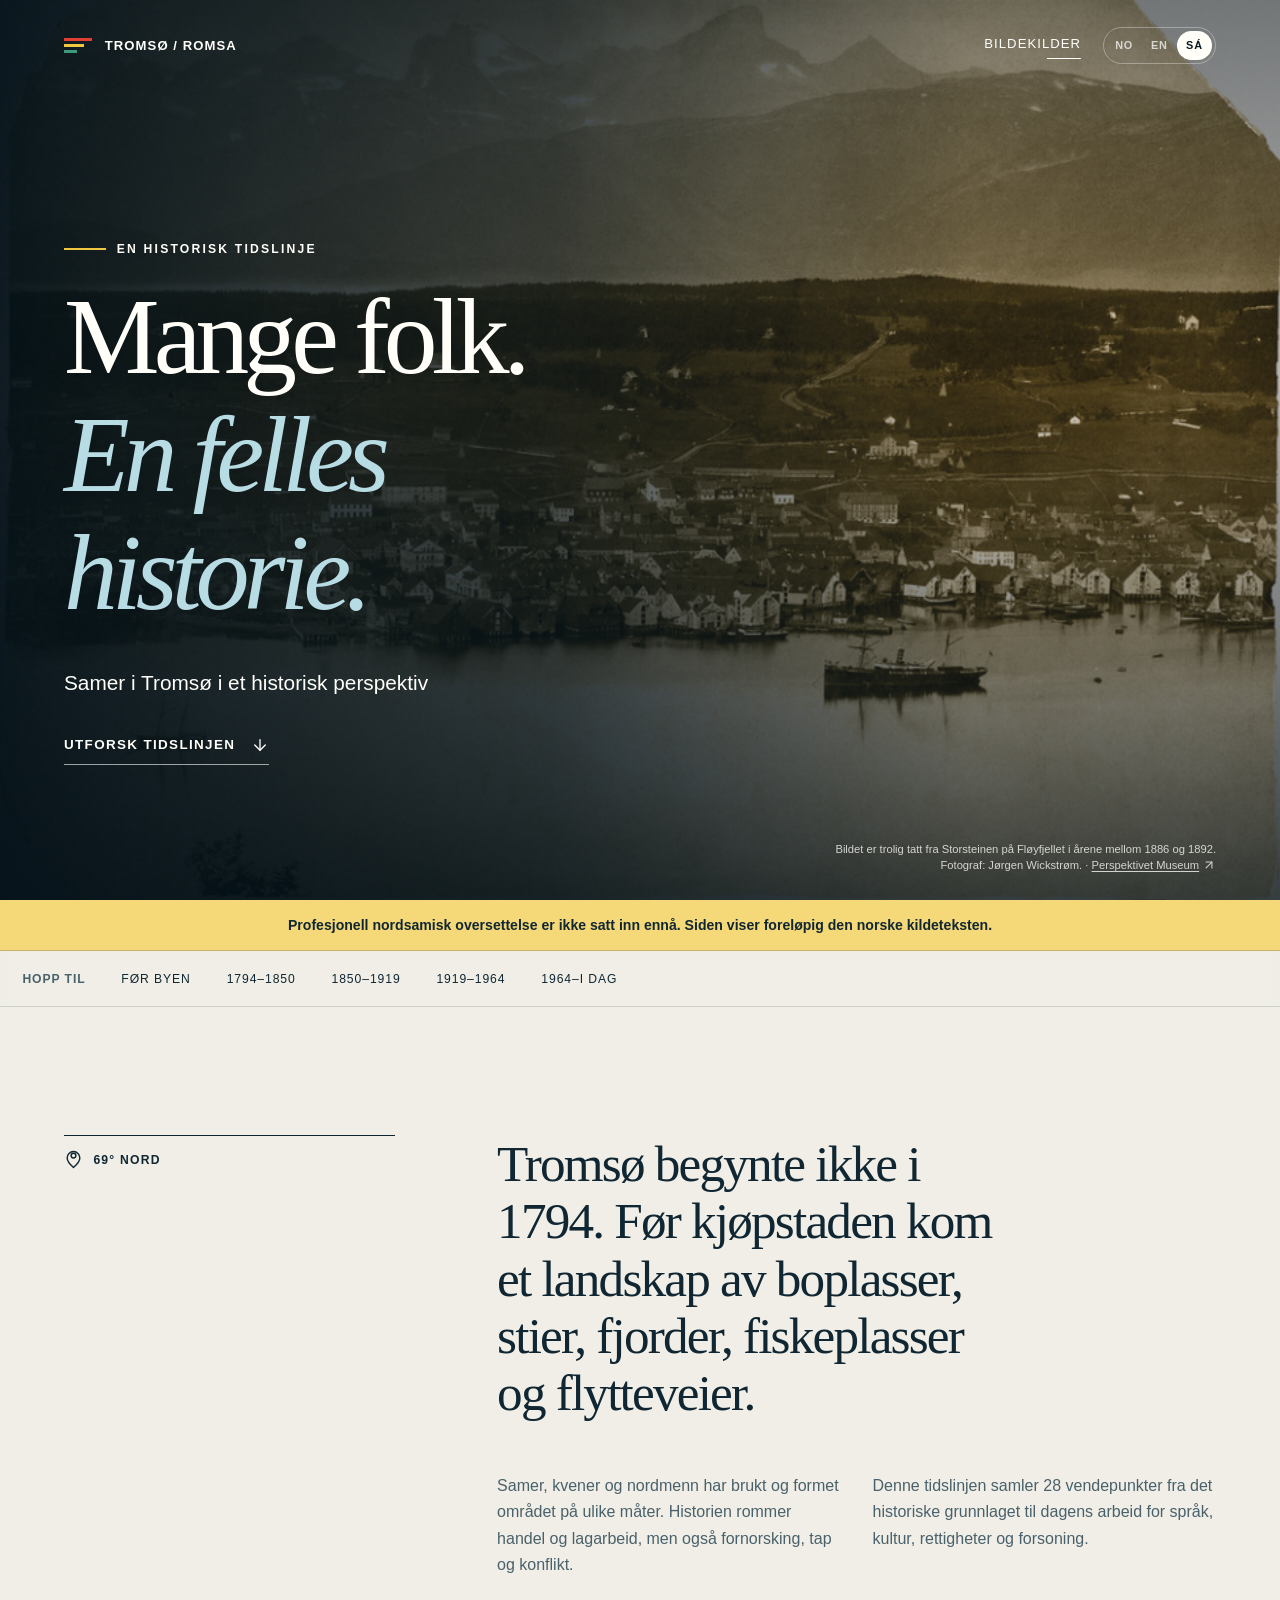
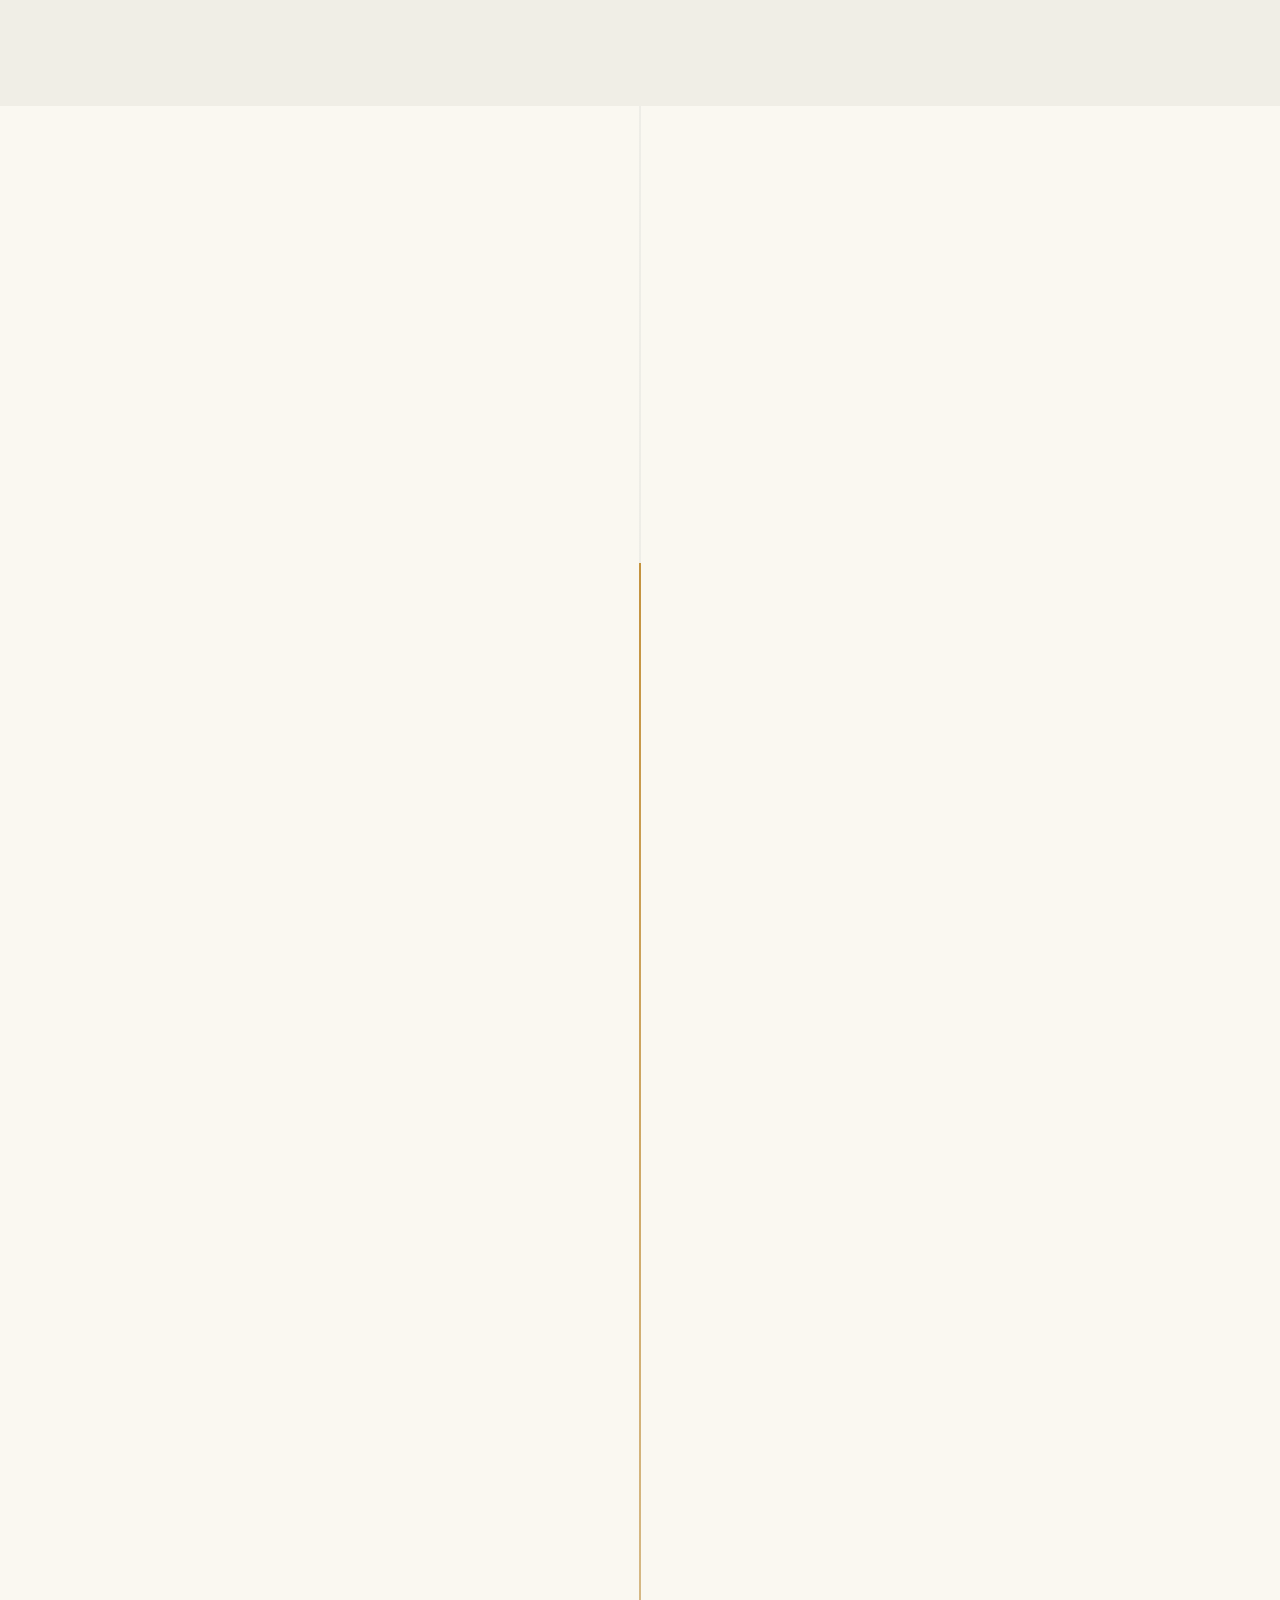
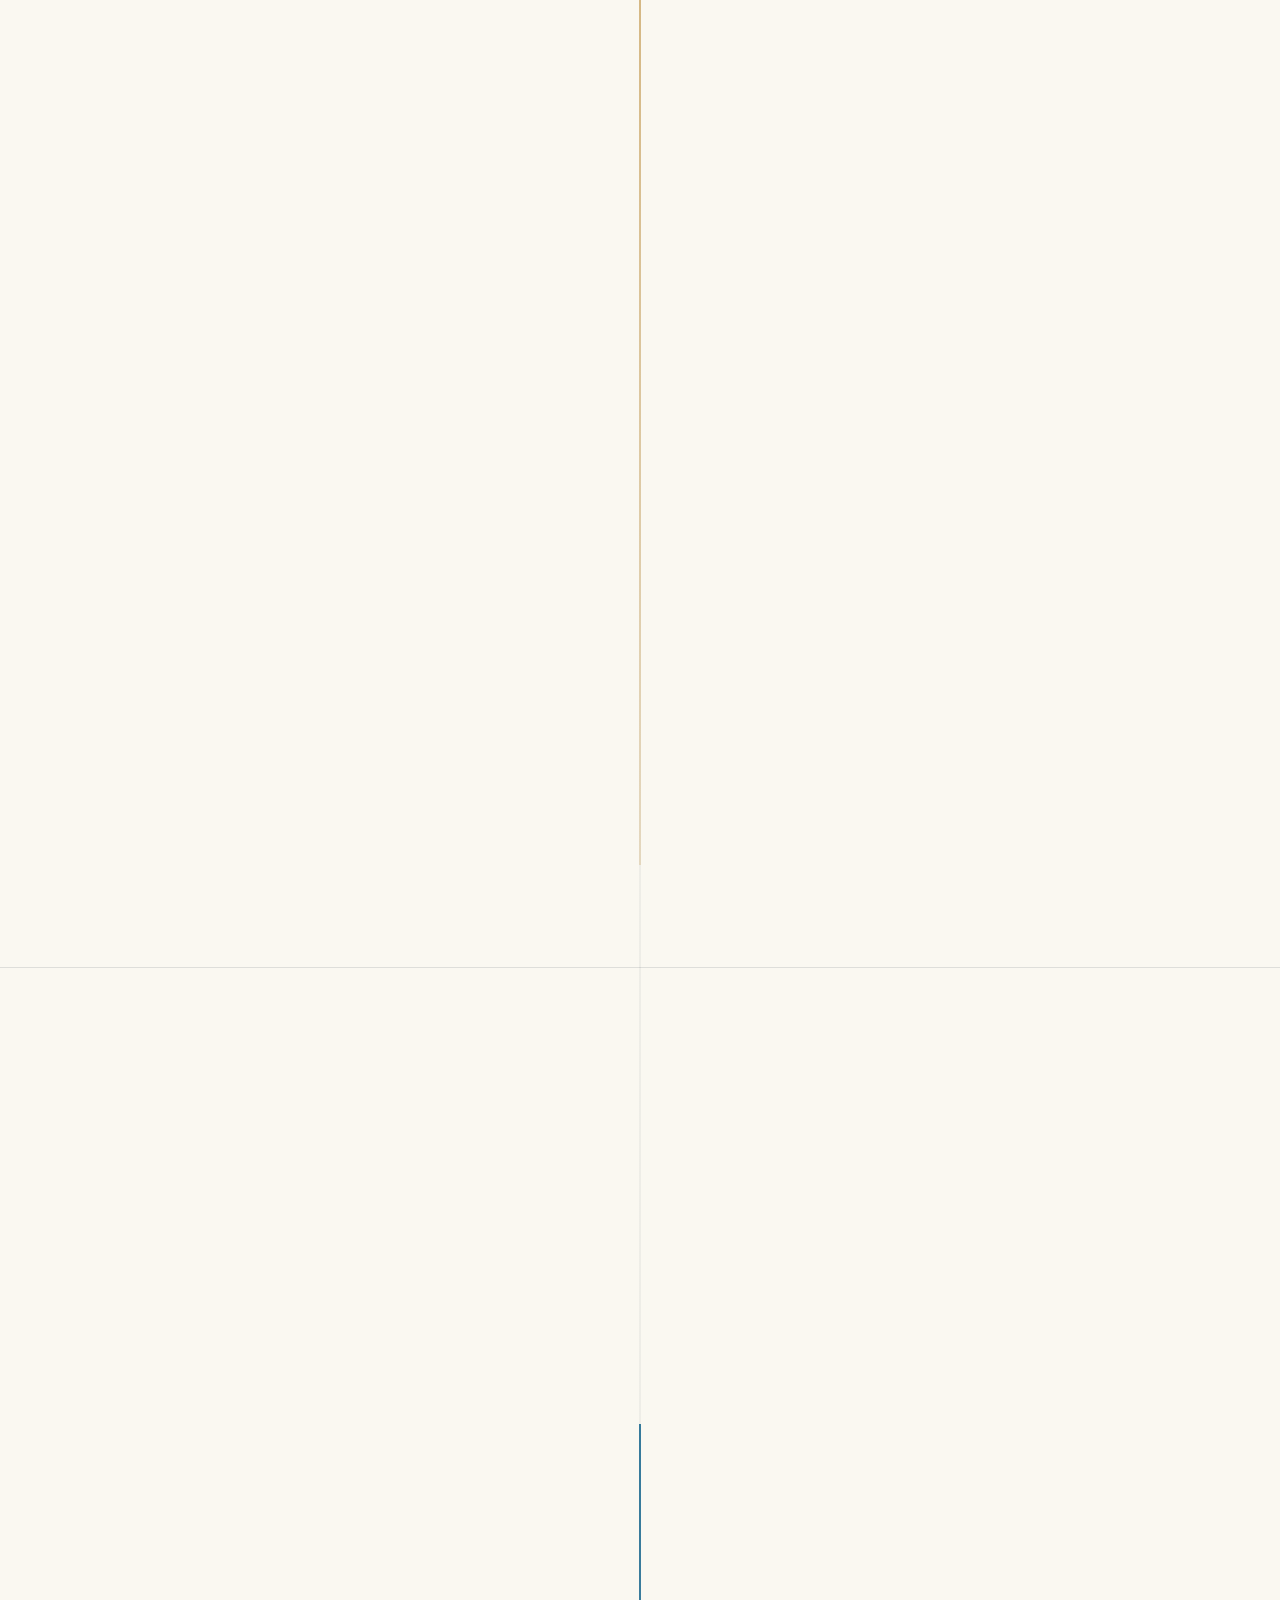
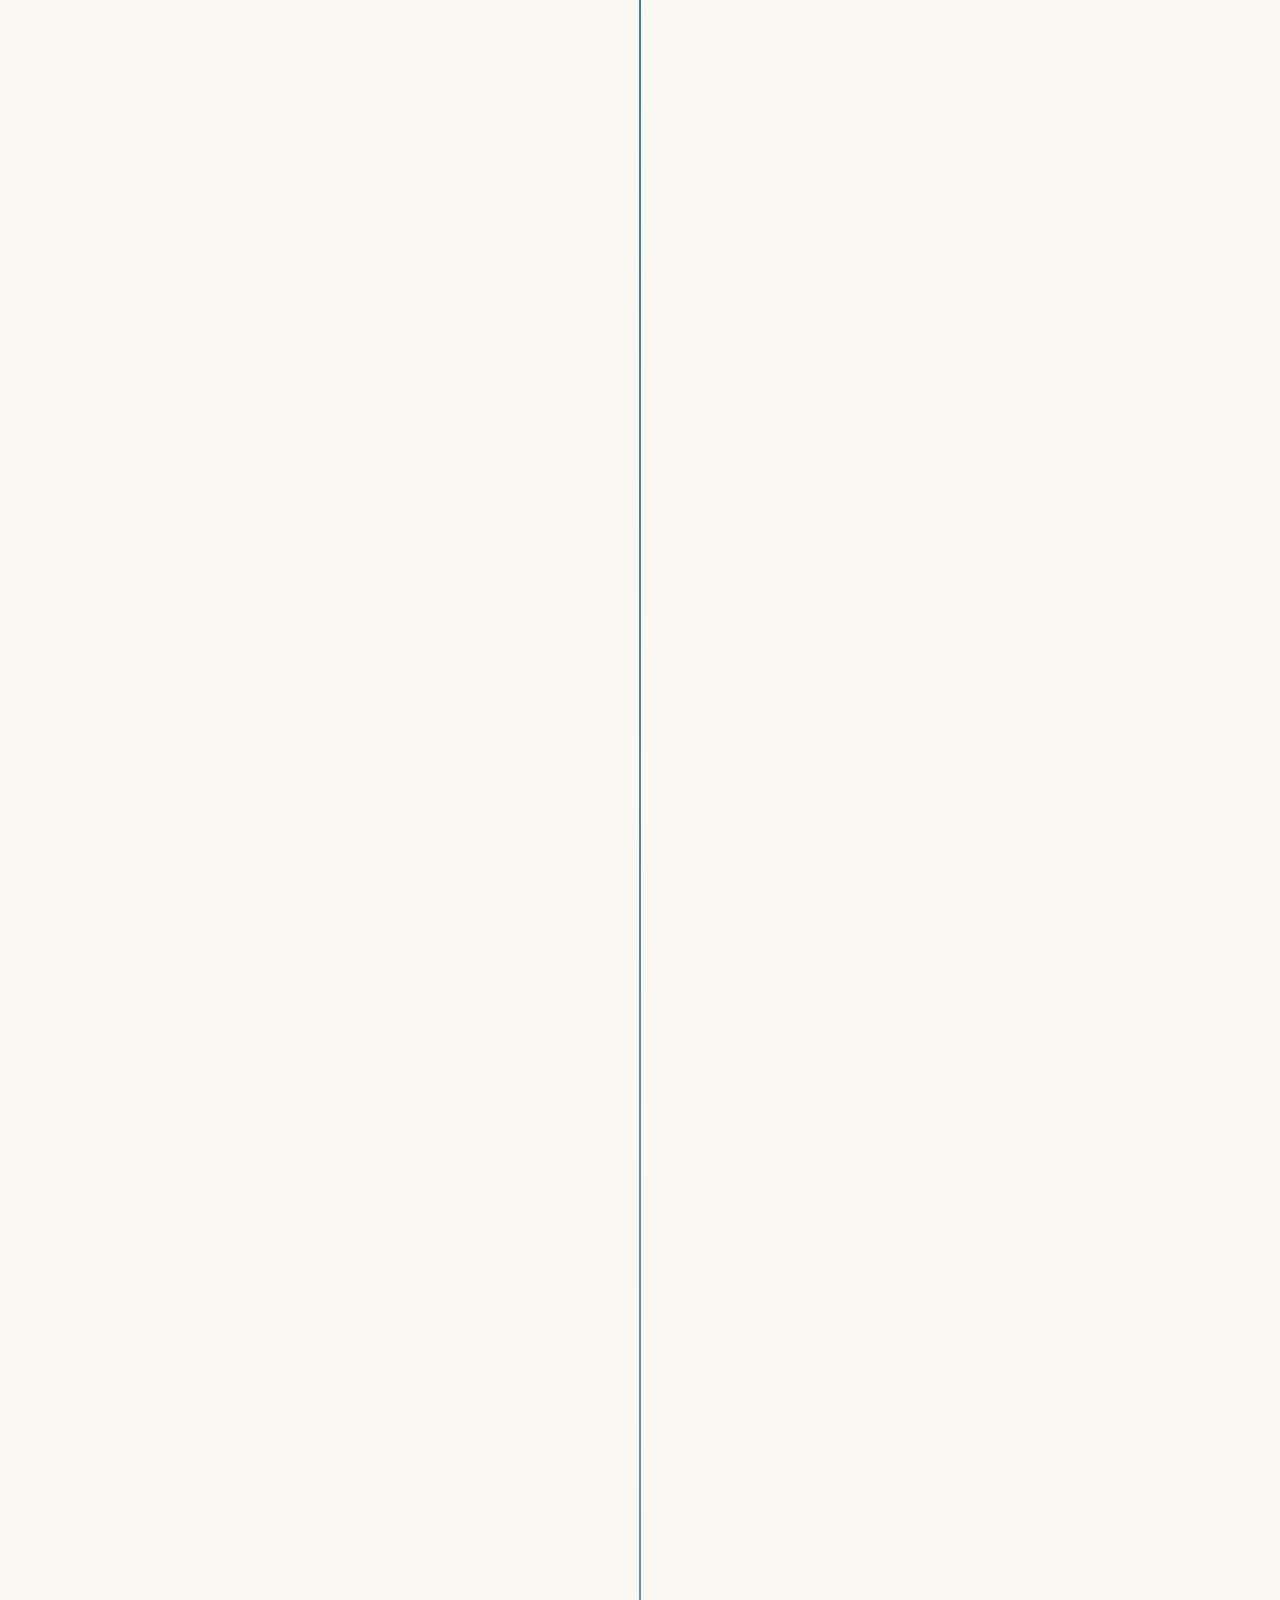
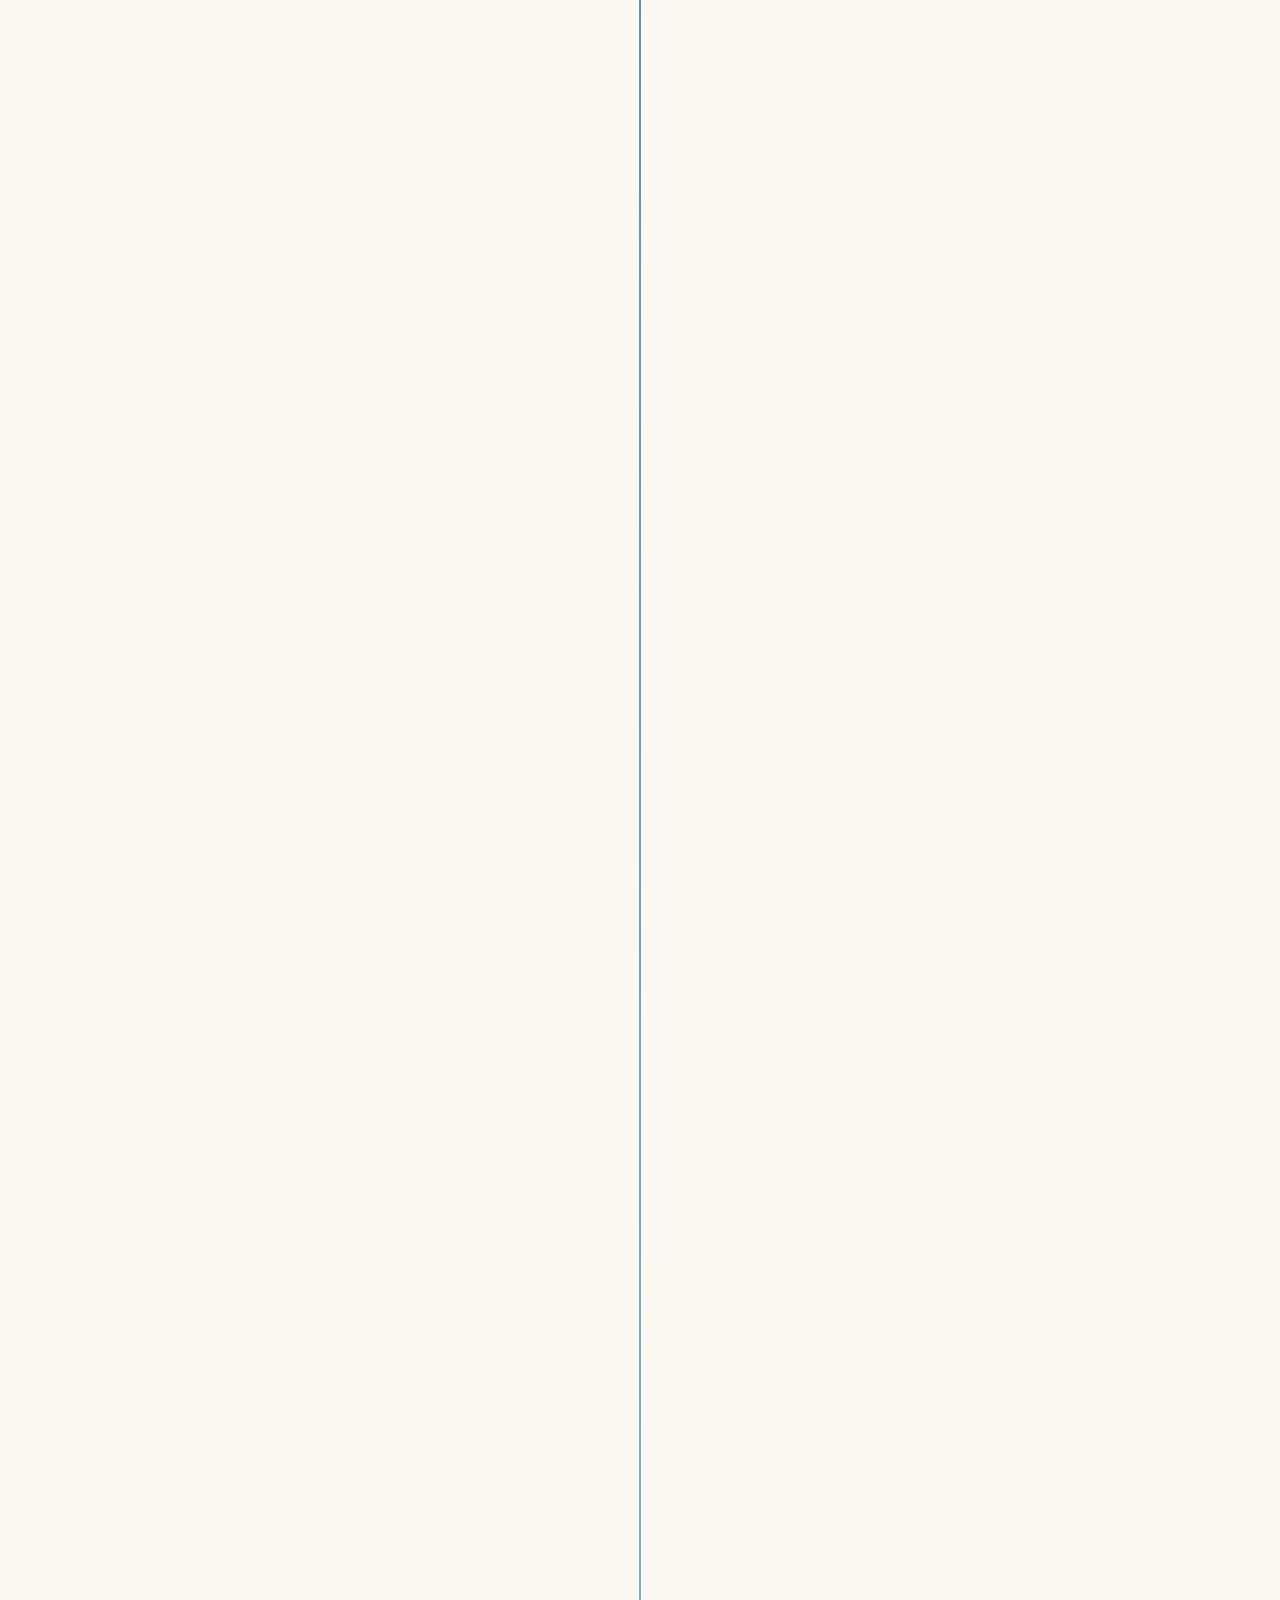
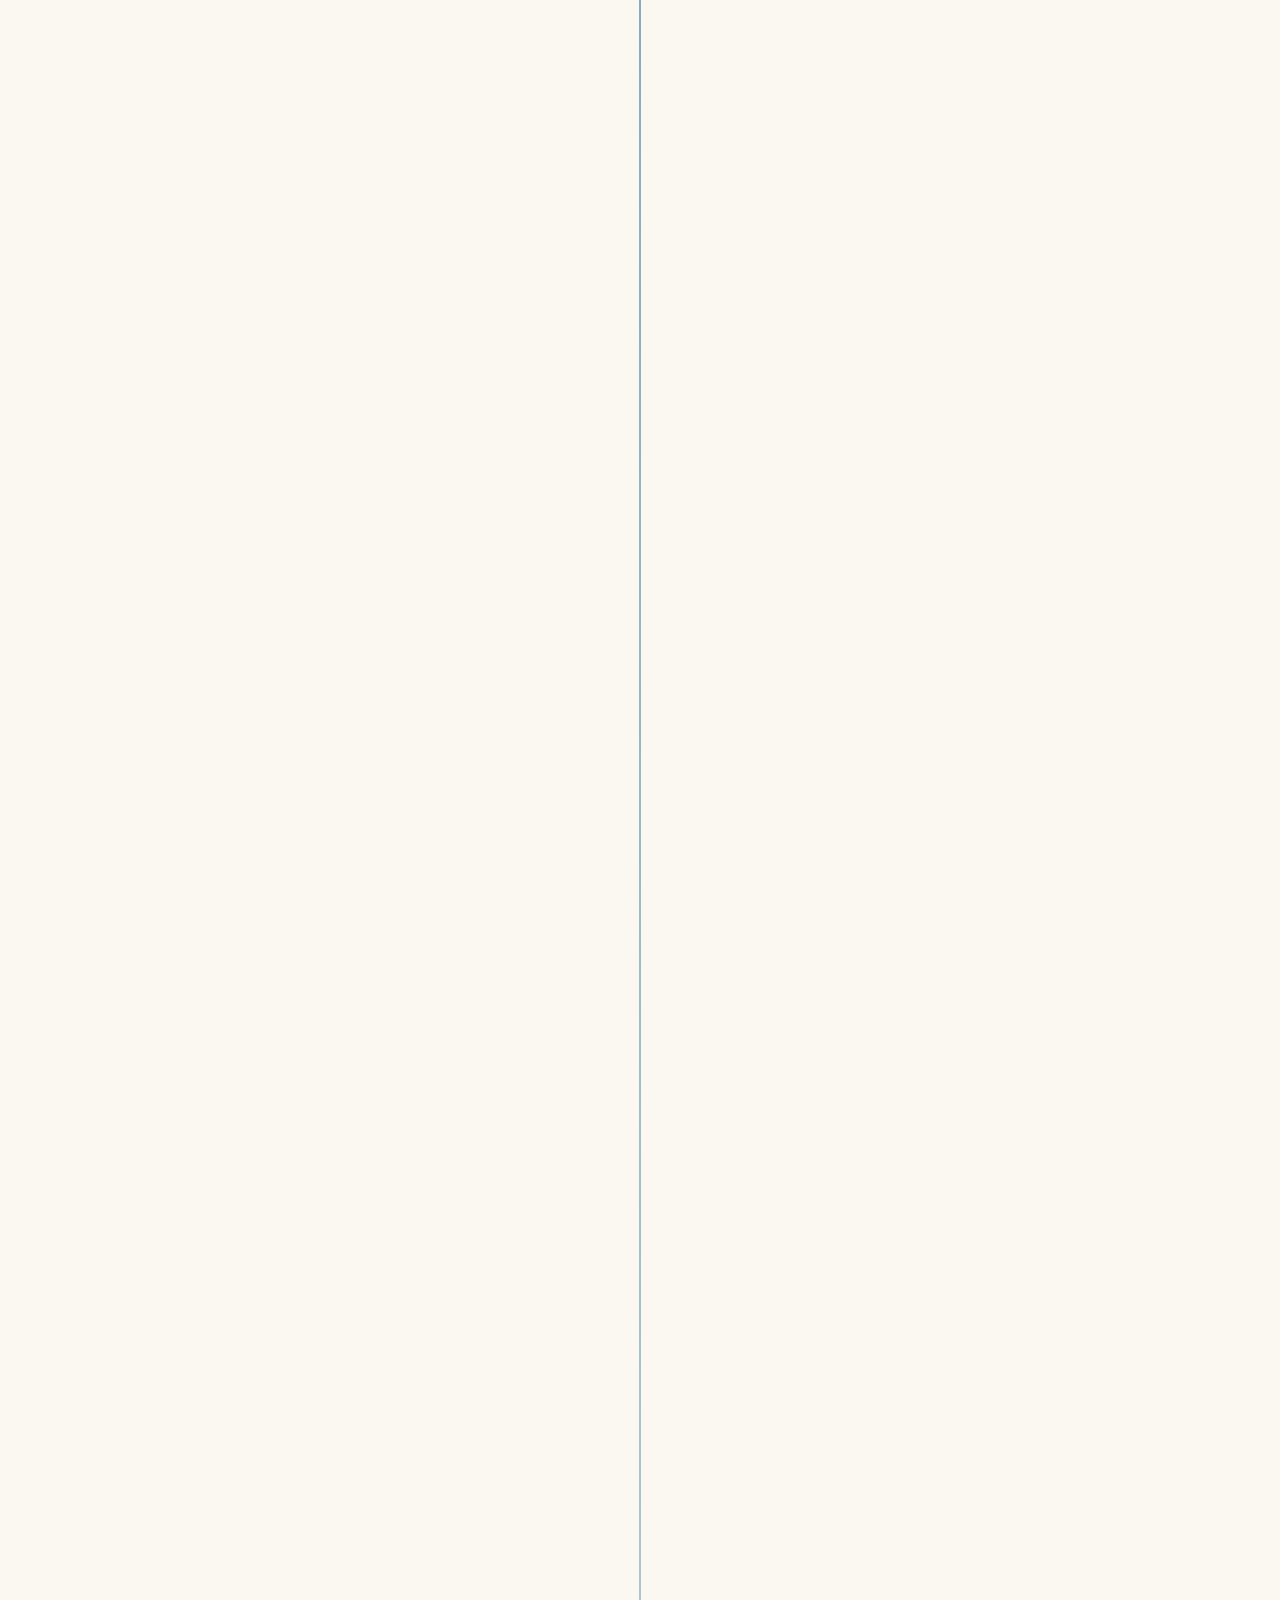
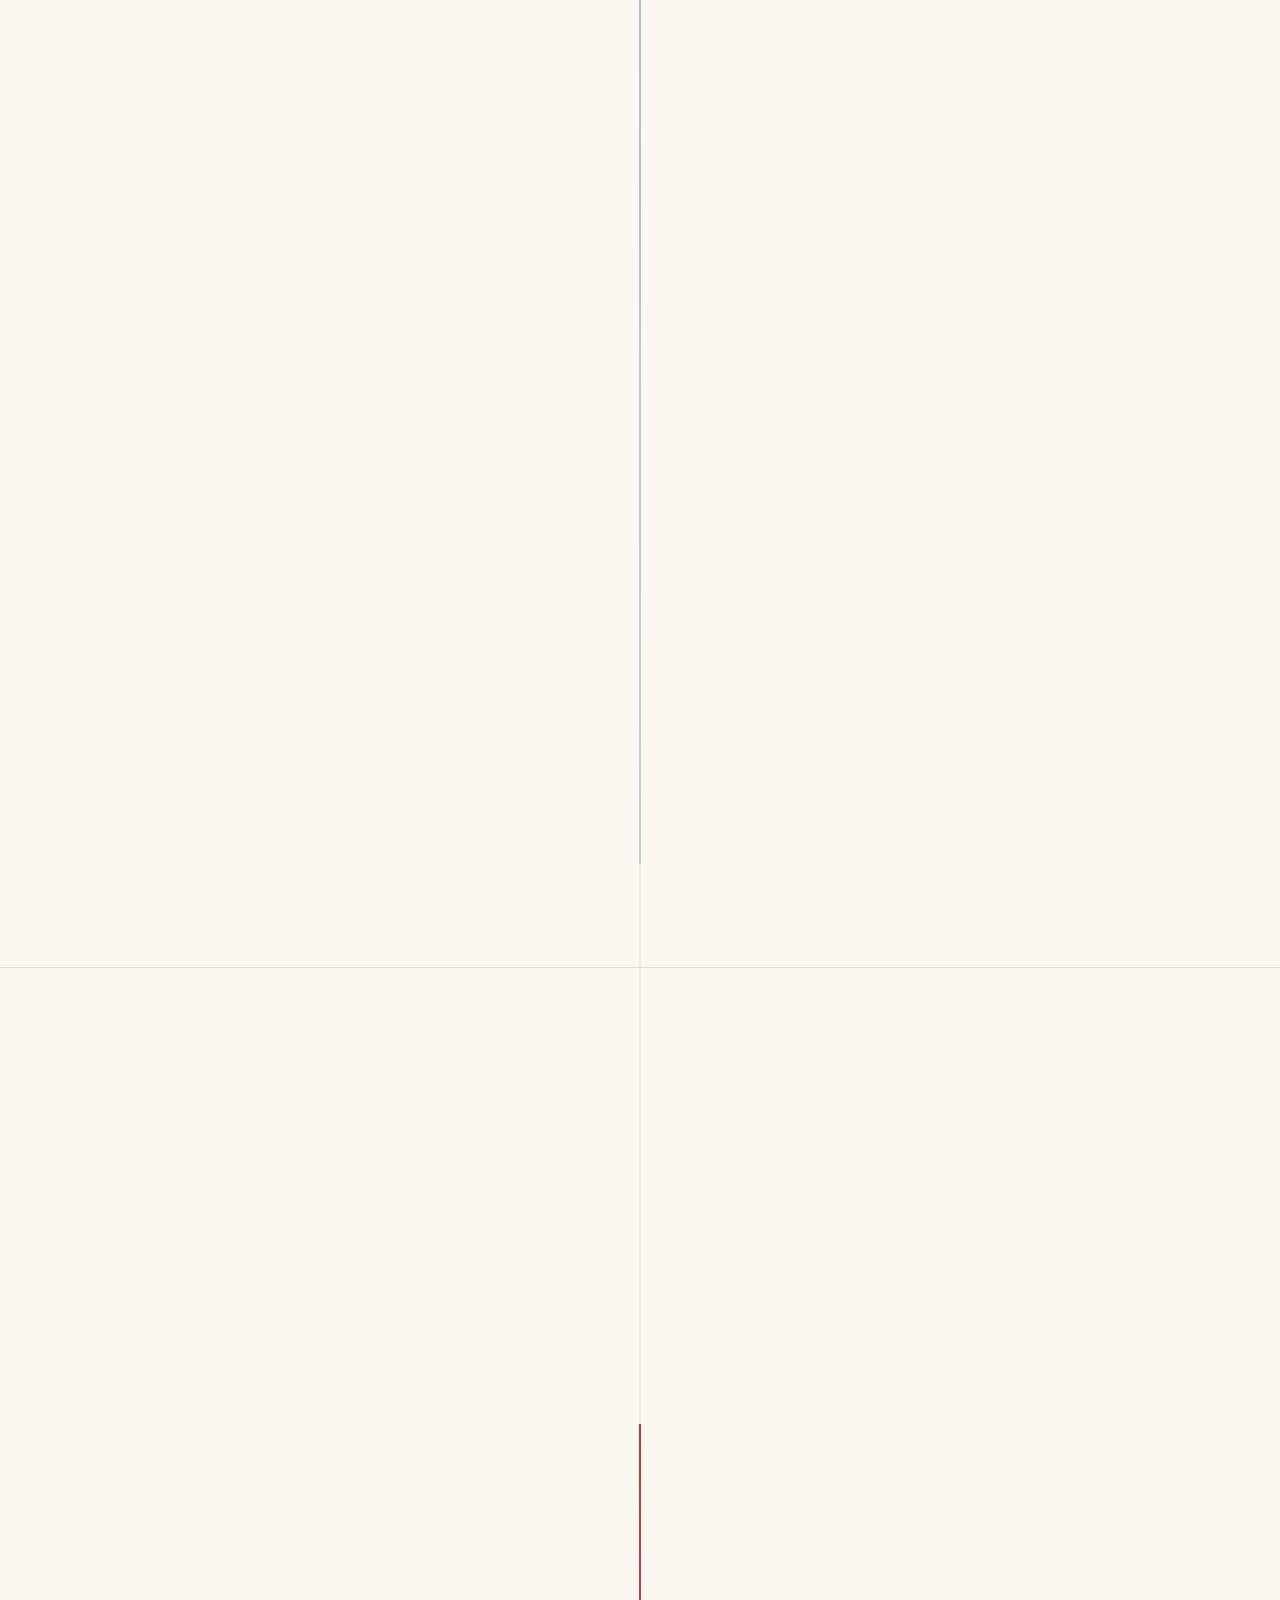
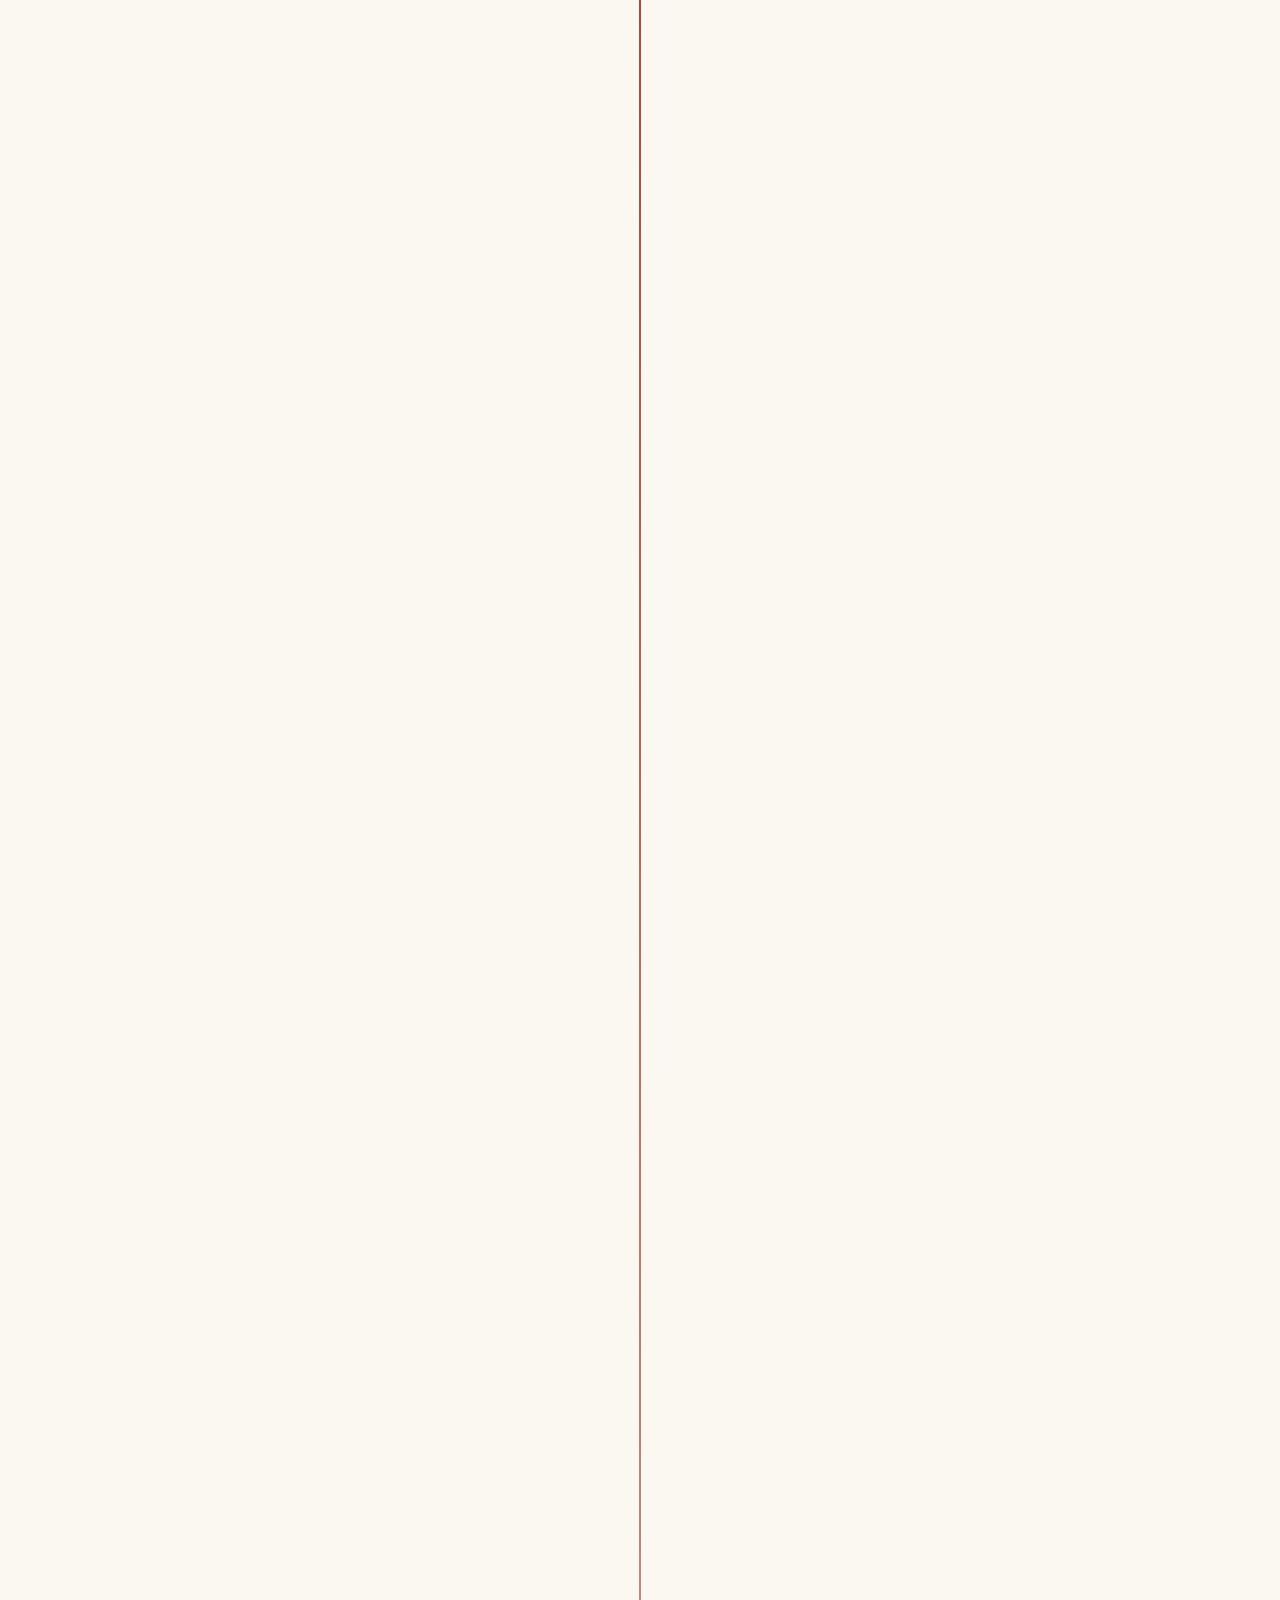
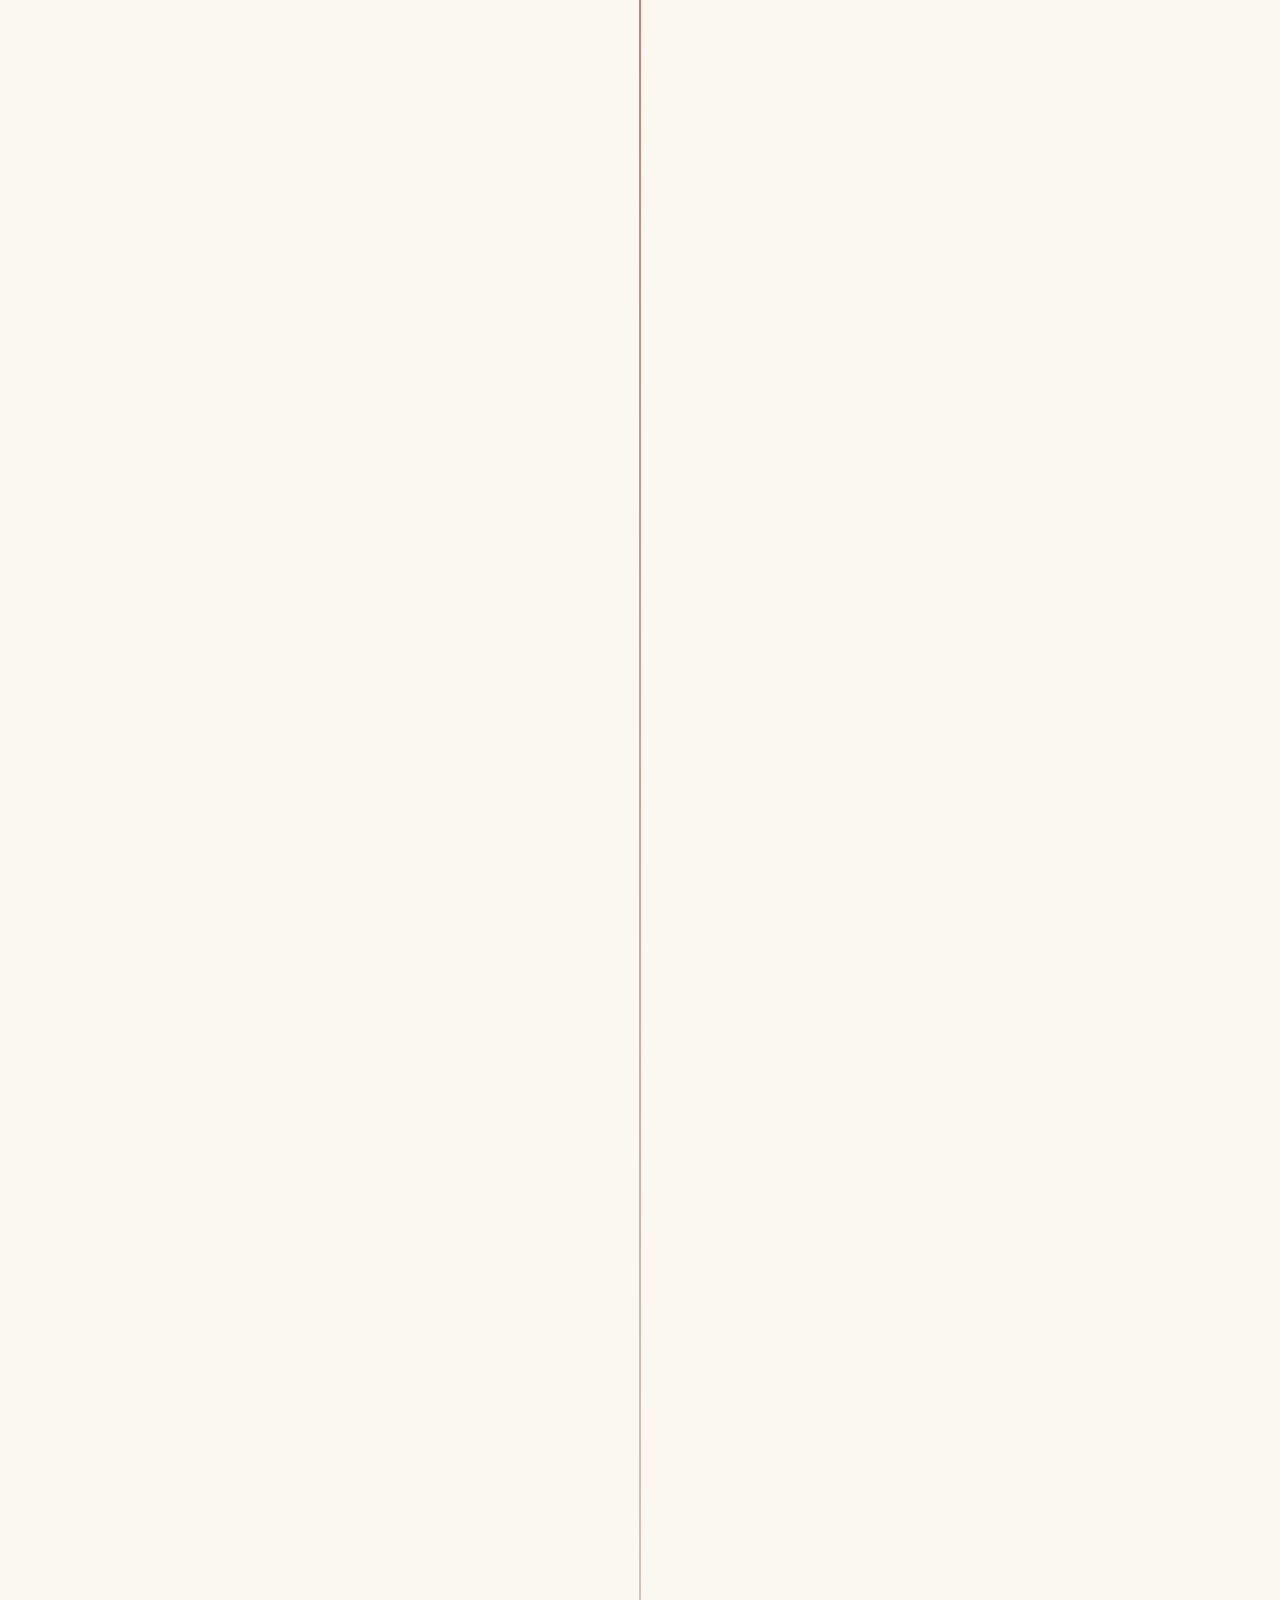
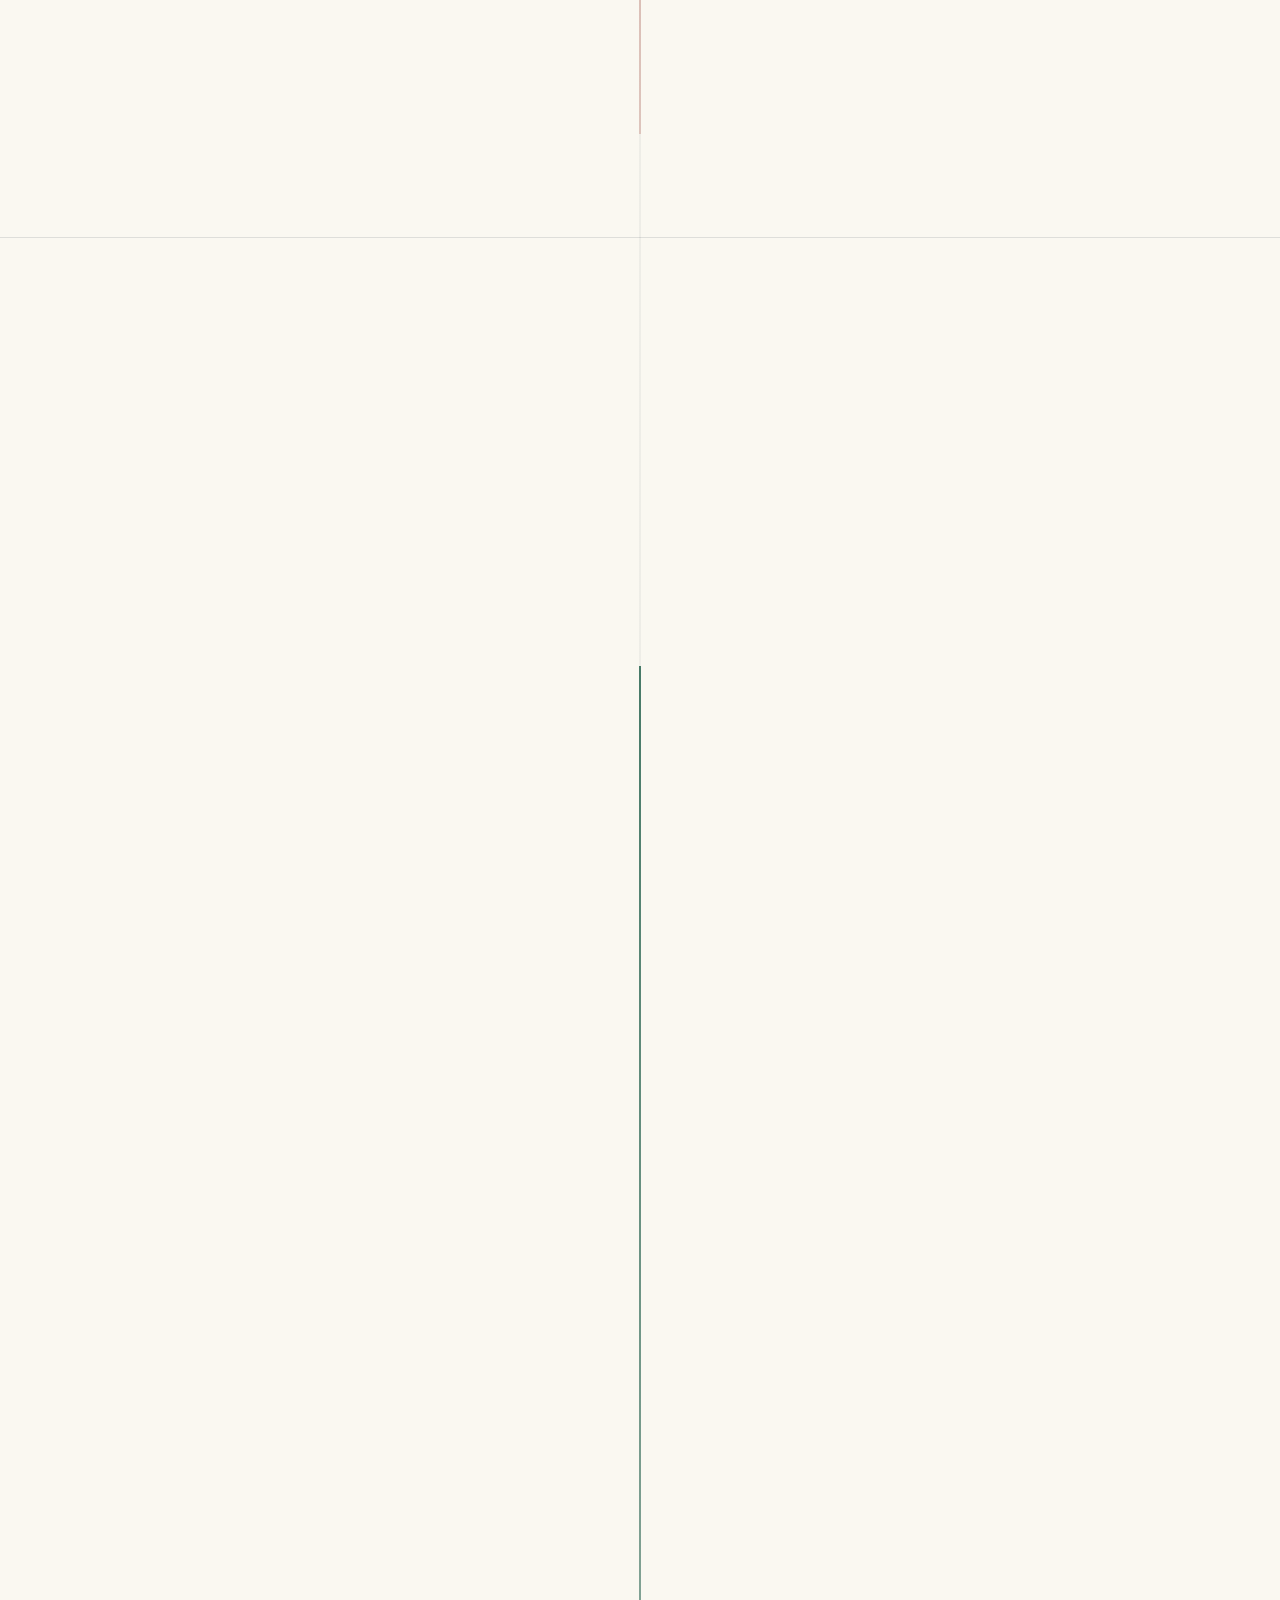
<file: sme/index.html>
<!doctype html>
<html lang="nb">
  <head>
    <meta charset="utf-8">
    <meta name="viewport" content="width=device-width, initial-scale=1">
    <meta name="description" content="Oversettelsesmal for en nordsamiskspråklig historisk tidslinje over Tromsø / Romsa.">
    <meta name="color-scheme" content="light">
    <meta name="referrer" content="no-referrer">
    <meta http-equiv="Content-Security-Policy" content="default-src 'self'; script-src 'self'; style-src 'self'; img-src 'self' data:; connect-src 'none'; object-src 'none'; base-uri 'none'; form-action 'none'">
    <title>Tromsø / Romsa – nordsamisk oversettelsesmal</title>
    <link rel="icon" href="../favicon.svg" type="image/svg+xml">
    <link rel="stylesheet" href="../styles.css">
    <script src="../data/sme.js" defer></script>
    <script src="../script.js" defer></script>
  </head>
  <body>
    <a class="skip-link" href="#main">Hopp til innholdet</a>
    <div id="site"></div>
    <noscript>
      <main class="no-script">
        <h1>Tromsø / Romsa – nordsamisk oversettelsesmal</h1>
        <p>JavaScript må være aktivert for å vise tidslinjen. Profesjonell nordsamisk oversettelse er ikke satt inn ennå.</p>
        <nav aria-label="Velg språk">
          <a lang="nb" href="../no/">Norsk</a>
          <a lang="en" href="../en/">English</a>
          <a lang="se" aria-current="page" href="../sme/">Davvisámegiella</a>
        </nav>
      </main>
    </noscript>
  </body>
</html>
</file>
<file: styles.css>
:root {
  --night: #061923;
  --night-soft: #0c2835;
  --ink: #102733;
  --ink-soft: #49616b;
  --paper: #f0eee6;
  --paper-light: #faf8f1;
  --line: #c9c7bd;
  --white: #fffef9;
  --ochre: #c4933f;
  --blue: #367a9b;
  --red: #a84435;
  --green: #477a68;
  --violet: #695d91;
  --display: "Iowan Old Style", "Palatino Linotype", "Book Antiqua", Palatino,
    Georgia, serif;
  --sans: -apple-system, BlinkMacSystemFont, "Segoe UI", Helvetica, Arial,
    sans-serif;
}

* {
  box-sizing: border-box;
}

html {
  scroll-behavior: smooth;
  scroll-padding-top: 5.5rem;
}

body {
  margin: 0;
  background: var(--paper);
  color: var(--ink);
  font-family: var(--sans);
  font-size: 1rem;
  line-height: 1.65;
  text-rendering: optimizeLegibility;
  -webkit-font-smoothing: antialiased;
}

a {
  color: inherit;
  text-decoration-thickness: 1px;
  text-underline-offset: 0.22em;
}

img {
  display: block;
  max-width: 100%;
}

button,
summary,
a {
  -webkit-tap-highlight-color: transparent;
}

:focus-visible {
  outline: 3px solid #f4bd4b;
  outline-offset: 4px;
}

.skip-link {
  background: var(--white);
  color: var(--ink);
  font-weight: 750;
  left: 1rem;
  padding: 0.7rem 1rem;
  position: fixed;
  top: 1rem;
  transform: translateY(-200%);
  transition: transform 160ms ease;
  z-index: 100;
}

.skip-link:focus {
  transform: translateY(0);
}

.hero__actions {
  align-items: center;
  display: flex;
  gap: 1.35rem;
}

.language-switcher {
  align-items: center;
  border: 1px solid rgba(255, 255, 255, 0.32);
  border-radius: 999px;
  display: inline-flex;
  padding: 0.18rem;
}

.language-switcher a {
  border-radius: 999px;
  color: rgba(255, 255, 255, 0.72);
  font-size: 0.68rem;
  font-weight: 750;
  letter-spacing: 0.08em;
  min-width: 2.2rem;
  padding: 0.35rem 0.48rem;
  text-align: center;
  text-decoration: none;
}

.language-switcher a[aria-current="page"] {
  background: var(--white);
  color: var(--night);
}

.era-nav__inner a[aria-current="location"]::after {
  transform: scaleX(1);
}

.reveal-ready .reveal {
  opacity: 0;
  transform: translateY(1.35rem);
  transition: opacity 520ms ease, transform 520ms ease;
}

.reveal-ready .reveal.is-visible {
  opacity: 1;
  transform: translateY(0);
}

.route-page,
.no-script {
  background: var(--paper-light);
  min-height: 100vh;
}

.route-page main,
.no-script {
  margin: 0 auto;
  max-width: 48rem;
  padding: clamp(4rem, 12vw, 9rem) 1.5rem;
}

.route-page h1,
.no-script h1 {
  font-family: var(--display);
  font-size: clamp(3rem, 8vw, 6.5rem);
  font-weight: 400;
  letter-spacing: -0.045em;
  line-height: 0.98;
}

.route-page nav,
.no-script nav {
  display: flex;
  flex-wrap: wrap;
  gap: 0.75rem;
  margin-top: 2rem;
}

.route-page nav a,
.no-script nav a {
  border: 1px solid var(--ink);
  padding: 0.65rem 0.95rem;
  text-decoration: none;
}

.hero {
  align-items: flex-end;
  background-color: var(--night);
  background-image: url("images/image6.png");
  background-position: center;
  background-size: cover;
  color: var(--white);
  display: flex;
  min-height: max(46rem, 100svh);
  overflow: hidden;
  padding: clamp(7rem, 14vh, 10rem) clamp(1.35rem, 5vw, 5rem)
    clamp(7.5rem, 15vh, 10rem);
  position: relative;
}

.hero__veil {
  background:
    linear-gradient(90deg, rgba(3, 16, 23, 0.94) 0%, rgba(3, 16, 23, 0.66) 43%, rgba(3, 16, 23, 0.12) 76%),
    linear-gradient(180deg, rgba(3, 16, 23, 0.42) 0%, rgba(3, 16, 23, 0.05) 42%, rgba(3, 16, 23, 0.74) 100%);
  inset: 0;
  position: absolute;
}

.hero__veil::after {
  background-image: url("data:image/svg+xml,%3Csvg viewBox='0 0 180 180' xmlns='http://www.w3.org/2000/svg'%3E%3Cfilter id='n'%3E%3CfeTurbulence type='fractalNoise' baseFrequency='.9' numOctaves='3' stitchTiles='stitch'/%3E%3C/filter%3E%3Crect width='100%25' height='100%25' filter='url(%23n)' opacity='.18'/%3E%3C/svg%3E");
  content: "";
  inset: 0;
  mix-blend-mode: soft-light;
  opacity: 0.22;
  pointer-events: none;
  position: absolute;
}

.hero__nav {
  align-items: center;
  display: flex;
  font-size: 0.82rem;
  inset: 0 clamp(1.35rem, 5vw, 5rem) auto;
  justify-content: space-between;
  letter-spacing: 0.08em;
  padding-top: 1.7rem;
  position: absolute;
  text-transform: uppercase;
  z-index: 2;
}

.wordmark {
  align-items: center;
  display: inline-flex;
  font-weight: 650;
  gap: 0.8rem;
  text-decoration: none;
}

.wordmark__mark {
  display: grid;
  gap: 3px;
  width: 1.75rem;
}

.wordmark__mark i {
  display: block;
  height: 3px;
}

.wordmark__mark i:nth-child(1) {
  background: #e23f34;
  width: 100%;
}

.wordmark__mark i:nth-child(2) {
  background: #f1c641;
  width: 72%;
}

.wordmark__mark i:nth-child(3) {
  background: #3d9a7d;
  width: 46%;
}

.hero__source-link {
  text-decoration: none;
}

.hero__source-link::after {
  background: currentColor;
  content: "";
  display: block;
  height: 1px;
  margin-top: 0.22rem;
  transform: scaleX(0.35);
  transform-origin: right;
  transition: transform 180ms ease;
}

.hero__source-link:hover::after {
  transform: scaleX(1);
}

.hero__content {
  max-width: 62rem;
  position: relative;
  z-index: 1;
}

.eyebrow {
  align-items: center;
  display: flex;
  font-size: 0.76rem;
  font-weight: 700;
  gap: 0.7rem;
  letter-spacing: 0.18em;
  margin: 0 0 1.15rem;
  text-transform: uppercase;
}

.eyebrow::before {
  background: #f1c641;
  content: "";
  height: 2px;
  width: 2.6rem;
}

.hero h1 {
  font-family: var(--display);
  font-size: clamp(3.5rem, 8.4vw, 8.6rem);
  font-weight: 400;
  letter-spacing: -0.055em;
  line-height: 1.1;
  margin: 0;
  max-width: 11ch;
}

.hero h1 em {
  color: #b8dce4;
  font-weight: 400;
}

.hero__lead {
  font-size: clamp(1.05rem, 1.65vw, 1.3rem);
  line-height: 1.6;
  margin: 2.1rem 0 2rem;
  max-width: 38rem;
}

.hero__scroll {
  align-items: center;
  border-bottom: 1px solid rgba(255, 255, 255, 0.6);
  display: inline-flex;
  font-size: 0.84rem;
  font-weight: 700;
  gap: 1rem;
  letter-spacing: 0.1em;
  padding-bottom: 0.48rem;
  text-decoration: none;
  text-transform: uppercase;
}

.hero__scroll svg {
  transition: transform 180ms ease;
}

.hero__scroll:hover svg {
  transform: translateY(4px);
}

.hero__caption {
  align-items: flex-end;
  bottom: 1.65rem;
  display: flex;
  flex-direction: column;
  font-size: 0.7rem;
  line-height: 1.45;
  max-width: min(32rem, 42vw);
  opacity: 0.78;
  position: absolute;
  right: clamp(1.35rem, 5vw, 5rem);
  text-align: right;
  z-index: 2;
}

.hero__caption a,
.gallery__credit a,
.image-source-list a {
  align-items: center;
  display: inline-flex;
  gap: 0.18rem;
}

.era-nav {
  background: rgba(240, 238, 230, 0.94);
  border-bottom: 1px solid rgba(16, 39, 51, 0.14);
  position: sticky;
  top: 0;
  z-index: 20;
  -webkit-backdrop-filter: blur(16px);
  backdrop-filter: blur(16px);
}

.translation-notice {
  background: #f5d877;
  border-bottom: 1px solid rgba(16, 39, 51, 0.2);
  color: var(--ink);
  font-size: 0.88rem;
  font-weight: 650;
  padding: 0.85rem clamp(1.4rem, 5vw, 5rem);
  text-align: center;
}

.era-nav__inner {
  align-items: center;
  display: flex;
  gap: clamp(1.2rem, 2.8vw, 2.7rem);
  margin: 0 auto;
  max-width: 86rem;
  overflow-x: auto;
  padding: 0 1.4rem;
  scrollbar-width: none;
  white-space: nowrap;
}

.era-nav__inner::-webkit-scrollbar {
  display: none;
}

.era-nav__inner a,
.era-nav__label {
  font-size: 0.76rem;
  letter-spacing: 0.075em;
  padding: 1.08rem 0;
  text-decoration: none;
  text-transform: uppercase;
}

.era-nav__label {
  color: var(--ink-soft);
  font-weight: 700;
}

.era-nav__inner a {
  position: relative;
}

.era-nav__inner a::after {
  background: var(--ink);
  bottom: -1px;
  content: "";
  height: 2px;
  left: 0;
  position: absolute;
  right: 0;
  transform: scaleX(0);
  transition: transform 180ms ease;
}

.era-nav__inner a:hover::after {
  transform: scaleX(1);
}

.introduction {
  display: grid;
  gap: clamp(2rem, 8vw, 8rem);
  grid-template-columns: minmax(10rem, 0.46fr) minmax(0, 1fr);
  margin: 0 auto;
  max-width: 82rem;
  padding: clamp(5rem, 10vw, 9rem) clamp(1.4rem, 5vw, 4rem);
}

.introduction__kicker {
  align-items: center;
  align-self: start;
  border-top: 1px solid var(--ink);
  display: flex;
  font-size: 0.76rem;
  font-weight: 700;
  gap: 0.65rem;
  letter-spacing: 0.1em;
  padding-top: 0.85rem;
  text-transform: uppercase;
}

.introduction__lead {
  font-family: var(--display);
  font-size: clamp(2rem, 4vw, 4.2rem);
  letter-spacing: -0.035em;
  line-height: 1.12;
  margin: 0;
  max-width: 20ch;
}

.introduction__body {
  display: grid;
  gap: 2rem;
  grid-template-columns: repeat(2, minmax(0, 1fr));
  margin-top: 3.2rem;
  max-width: 50rem;
}

.introduction__body p {
  color: var(--ink-soft);
  margin: 0;
}

.timeline-shell {
  background:
    linear-gradient(90deg, transparent 0 49.92%, rgba(16, 39, 51, 0.05) 49.92% 50.08%, transparent 50.08%),
    var(--paper-light);
  overflow: clip;
}

.era {
  --accent: var(--blue);
  padding: clamp(5rem, 8vw, 8rem) clamp(1.2rem, 4vw, 3.5rem)
    clamp(3.5rem, 8vw, 7rem);
  scroll-margin-top: 3.7rem;
}

.era--ochre {
  --accent: var(--ochre);
}

.era--blue {
  --accent: var(--blue);
}

.era--red {
  --accent: var(--red);
}

.era--green {
  --accent: var(--green);
}

.era--violet {
  --accent: var(--violet);
}

.era + .era {
  border-top: 1px solid rgba(16, 39, 51, 0.12);
}

.era__header {
  margin: 0 auto clamp(5rem, 8vw, 8rem);
  max-width: 76rem;
  padding-left: clamp(0rem, 5vw, 5rem);
  position: relative;
}

.era__header::before {
  background: var(--accent);
  content: "";
  height: 100%;
  left: 0;
  max-height: 7.8rem;
  position: absolute;
  top: 0.45rem;
  width: 0.35rem;
}

.era__label {
  color: var(--accent);
  font-size: 0.76rem;
  font-weight: 800;
  letter-spacing: 0.16em;
  margin: 0 0 0.75rem;
  text-transform: uppercase;
}

.era__header h2 {
  font-family: var(--display);
  font-size: clamp(2.6rem, 5.5vw, 5.3rem);
  font-weight: 400;
  letter-spacing: -0.045em;
  line-height: 1;
  margin: 0;
  max-width: 15ch;
}

.era__header > p:last-child {
  color: var(--ink-soft);
  font-size: 1.05rem;
  margin: 1.45rem 0 0;
  max-width: 40rem;
}

.timeline {
  margin: 0 auto;
  max-width: 86rem;
  position: relative;
}

.timeline::before {
  background: linear-gradient(var(--accent), color-mix(in srgb, var(--accent), transparent 76%));
  content: "";
  inset: 0 auto 0 50%;
  position: absolute;
  transform: translateX(-1px);
  width: 2px;
}

.timeline-event {
  align-items: start;
  display: grid;
  gap: 0;
  grid-template-columns: minmax(0, 1fr) 6.4rem minmax(0, 1fr);
  margin-bottom: clamp(5.5rem, 10vw, 10rem);
  position: relative;
}

.timeline-event:last-child {
  margin-bottom: 0;
}

.event-date {
  color: var(--accent);
  font-family: var(--display);
  font-size: clamp(1.3rem, 2.2vw, 2.15rem);
  line-height: 1.1;
  padding-top: 0.7rem;
}

.timeline-event--right .event-date {
  grid-column: 1;
  text-align: right;
}

.timeline-event--left .event-date {
  grid-column: 3;
  text-align: left;
}

.event-marker {
  align-items: center;
  background: var(--paper-light);
  border: 2px solid var(--accent);
  border-radius: 50%;
  color: var(--accent);
  display: flex;
  font-size: 0.68rem;
  font-weight: 800;
  grid-column: 2;
  grid-row: 1;
  height: 3.3rem;
  justify-content: center;
  justify-self: center;
  letter-spacing: 0.05em;
  position: relative;
  width: 3.3rem;
  z-index: 2;
}

.event-marker::after {
  border: 1px solid color-mix(in srgb, var(--accent), transparent 35%);
  border-radius: 50%;
  content: "";
  inset: -0.45rem;
  position: absolute;
}

.event-card {
  background: var(--white);
  border: 1px solid rgba(16, 39, 51, 0.14);
  box-shadow: 0 1.7rem 4.5rem rgba(16, 39, 51, 0.08);
  grid-row: 1;
  max-width: 41rem;
  overflow: hidden;
  padding: clamp(1.4rem, 3vw, 2.7rem);
  position: relative;
}

.timeline-event--right .event-card {
  grid-column: 3;
}

.timeline-event--left .event-card {
  grid-column: 1;
  justify-self: end;
}

.event-card::before {
  background: var(--accent);
  content: "";
  height: 4px;
  inset: 0 0 auto;
  position: absolute;
}

.event-card__number {
  color: color-mix(in srgb, var(--accent), transparent 92%);
  font-family: var(--display);
  font-size: 8.5rem;
  line-height: 1;
  pointer-events: none;
  position: absolute;
  right: -0.15rem;
  top: -1.2rem;
}

.event-card__date {
  color: var(--accent);
  display: none;
  font-family: var(--display);
  font-size: 1.3rem;
  margin: 0 0 0.6rem;
  position: relative;
}

.event-card h3 {
  font-family: var(--display);
  font-size: clamp(2rem, 3vw, 3.2rem);
  font-weight: 400;
  letter-spacing: -0.035em;
  line-height: 1.04;
  margin: 0;
  max-width: 13ch;
  position: relative;
}

.event-card__lead {
  font-size: 1.05rem;
  line-height: 1.7;
  margin: 1.35rem 0 0;
  position: relative;
}

.gallery {
  display: grid;
  gap: 0.8rem;
  margin: 2rem 0 0;
}

.gallery--pair,
.gallery--three {
  grid-template-columns: repeat(2, minmax(0, 1fr));
}

.gallery--three figure:first-child {
  grid-column: 1 / -1;
}

.gallery--municipal-maps figure:last-child {
  grid-column: 1 / -1;
}

.gallery figure {
  margin: 0;
  min-width: 0;
}

.gallery__image-wrap {
  align-items: center;
  background: #e7e4da;
  border: 0.5rem solid #fff;
  box-shadow: 0 0.7rem 1.8rem rgba(16, 39, 51, 0.14);
  display: flex;
  justify-content: center;
  min-height: 10rem;
  overflow: hidden;
  position: relative;
  cursor: zoom-in;
  padding: 0;
  width: 100%;
}

.gallery__image-wrap:focus-visible,
.image-dialog button:focus-visible,
.image-dialog a:focus-visible {
  outline: 3px solid #b15b32;
  outline-offset: 3px;
}

.image-dialog {
  background: var(--white);
  border: 0;
  box-sizing: border-box;
  color: var(--ink);
  margin: auto;
  max-height: 90vh;
  max-height: 90dvh;
  overflow: auto;
  padding: clamp(1rem, 3vw, 2rem);
  width: min(64rem, calc(100% - 2rem));
  max-width: none;
}

.image-dialog::backdrop {
  background: rgba(6, 25, 35, 0.85);
}

.image-dialog__header {
  align-items: center;
  display: flex;
  flex-wrap: wrap;
  gap: 1rem;
  justify-content: space-between;
  margin-bottom: 1rem;
}

.image-dialog__title {
  font-size: 1.25rem;
  margin: 0;
}

.image-dialog__close,
.document-link {
  background: var(--ink);
  border: 0;
  color: var(--white);
  cursor: pointer;
  font: inherit;
  min-height: 2.75rem;
  padding: 0.65rem 1.2rem;
}

.image-dialog__image {
  display: block;
  height: auto;
  max-height: 60vh;
  max-height: 60dvh;
  object-fit: contain;
  width: 100%;
}

.image-dialog__caption,
.image-dialog__credit,
.image-dialog__file-link {
  line-height: 1.5;
  overflow-wrap: anywhere;
}

.image-dialog__credit {
  font-size: 0.875rem;
}

.gallery--single .gallery__image-wrap {
  max-height: 31rem;
}

.gallery--pair .gallery__image-wrap,
.gallery--three figure:not(:first-child) .gallery__image-wrap {
  aspect-ratio: 4 / 3;
}

.gallery img {
  height: 100%;
  max-height: 31rem;
  object-fit: contain;
  width: 100%;
}

.gallery .gallery__image-wrap--full {
  aspect-ratio: auto;
  max-height: none;
  min-height: 0;
}

.gallery .gallery__image-wrap--full img {
  height: auto;
  object-fit: contain;
}

.gallery .gallery__image-wrap--ullsfjordkofte {
  background: transparent;
  margin-inline: auto;
  max-height: none;
  max-width: 100%;
  min-height: 0;
  width: fit-content;
}

.gallery .gallery__image-wrap--ullsfjordkofte img {
  height: auto;
  max-height: min(30rem, 65vh);
  max-width: 100%;
  width: auto;
}

.gallery__index {
  background: rgba(6, 25, 35, 0.84);
  bottom: 0;
  color: #fff;
  font-size: 0.61rem;
  font-weight: 800;
  left: 0;
  letter-spacing: 0.08em;
  padding: 0.32rem 0.45rem;
  position: absolute;
}

.gallery figcaption {
  color: var(--ink-soft);
  display: grid;
  font-size: 0.74rem;
  gap: 0.22rem;
  line-height: 1.45;
  padding: 0.8rem 0.15rem 0;
}

.gallery__credit {
  color: var(--ink);
  font-size: 0.68rem;
}

.event-details {
  border-top: 1px solid rgba(16, 39, 51, 0.15);
  margin-top: 2rem;
}

.event-details summary {
  align-items: center;
  cursor: pointer;
  display: flex;
  font-size: 0.78rem;
  font-weight: 750;
  justify-content: space-between;
  letter-spacing: 0.055em;
  list-style: none;
  padding: 1.1rem 0 0;
  text-transform: uppercase;
}

.event-details summary::-webkit-details-marker {
  display: none;
}

.event-details summary > span {
  align-items: center;
  display: flex;
  gap: 0.6rem;
}

.event-details__chevron {
  transition: transform 180ms ease;
}

.event-details[open] .event-details__chevron {
  transform: rotate(180deg);
}

.event-details__body {
  color: var(--ink-soft);
  padding: 1.35rem 0 0.2rem;
}

.event-details__body p {
  margin: 0 0 1rem;
}

.document-link {
  display: inline-block;
  max-width: 100%;
  overflow-wrap: anywhere;
  text-decoration: none;
}

.document-link:hover {
  text-decoration: underline;
}

.document-link:focus-visible {
  outline-color: var(--ink);
}

.source-links {
  align-items: flex-start;
  display: flex;
  flex-direction: column;
  gap: 0.65rem;
  margin-top: 1.5rem;
}

.source-links a {
  align-items: center;
  color: var(--ink);
  display: inline-flex;
  font-size: 0.78rem;
  font-weight: 650;
  gap: 0.35rem;
  line-height: 1.45;
}

.image-sources {
  background: #e7e4da;
  padding: clamp(5rem, 9vw, 9rem) clamp(1.4rem, 6vw, 6rem);
}

.image-sources__header {
  align-items: end;
  display: grid;
  gap: 3rem;
  grid-template-columns: 1fr minmax(18rem, 0.8fr);
  margin: 0 auto 3.8rem;
  max-width: 82rem;
}

.eyebrow--dark {
  color: var(--red);
}

.image-sources__header h2 {
  font-family: var(--display);
  font-size: clamp(3rem, 6vw, 6rem);
  font-weight: 400;
  letter-spacing: -0.045em;
  line-height: 1;
  margin: 0;
}

.image-sources__header > p {
  color: var(--ink-soft);
  margin: 0;
}

.literature-list {
  margin: 0 auto;
  max-width: 82rem;
  padding-left: 1.4rem;
}

.literature-list li + li {
  margin-top: 0.75rem;
}

.image-source-list {
  border-top: 1px solid rgba(16, 39, 51, 0.28);
  list-style: none;
  margin: 0 auto;
  max-width: 82rem;
  padding: 0;
}

.image-source-list li {
  align-items: center;
  border-bottom: 1px solid rgba(16, 39, 51, 0.18);
  display: grid;
  font-size: 0.78rem;
  gap: 1rem;
  grid-template-columns: 2.3rem 1.2rem minmax(12rem, 1.4fr) minmax(10rem, 0.8fr) minmax(9rem, 0.65fr);
  line-height: 1.45;
  padding: 1rem 0;
}

.image-source-list__number {
  color: var(--ink-soft);
  font-family: var(--display);
  font-size: 1rem;
}

.image-source-list__title {
  color: var(--ink);
}

.image-source-list__credit {
  color: var(--ink-soft);
}

.image-source-list a {
  justify-self: start;
}

.site-footer {
  align-items: start;
  background: #04131a;
  color: rgba(255, 255, 255, 0.7);
  display: grid;
  font-size: 0.75rem;
  gap: 3rem;
  grid-template-columns: 1fr 1.4fr auto;
  padding: 3.5rem clamp(1.4rem, 6vw, 6rem);
}

.site-footer > div {
  color: #fff;
  display: flex;
  flex-direction: column;
  font-weight: 700;
  letter-spacing: 0.08em;
  text-transform: uppercase;
}

.site-footer p {
  margin: 0;
  max-width: 36rem;
}

.site-footer > a {
  align-items: center;
  color: #fff;
  display: inline-flex;
  gap: 0.4rem;
  text-decoration: none;
}

@media (max-width: 960px) {
  .hero {
    background-position: 61% center;
  }

  .hero__veil {
    background:
      linear-gradient(90deg, rgba(3, 16, 23, 0.94) 0%, rgba(3, 16, 23, 0.57) 74%, rgba(3, 16, 23, 0.3) 100%),
      linear-gradient(180deg, rgba(3, 16, 23, 0.35), rgba(3, 16, 23, 0.72));
  }

  .introduction {
    gap: 2.5rem;
    grid-template-columns: 1fr;
  }

  .introduction__kicker {
    max-width: 12rem;
  }

  .timeline-shell {
    background: var(--paper-light);
  }

  .era {
    padding-left: 1.1rem;
    padding-right: 1.1rem;
  }

  .era__header {
    padding-left: 1.2rem;
  }

  .timeline {
    padding-left: 3.8rem;
  }

  .timeline::before {
    left: 1.4rem;
  }

  .timeline-event {
    display: block;
  }

  .event-marker {
    left: -4.05rem;
    position: absolute;
    top: 0;
  }

  .event-date {
    display: none;
  }

  .event-card,
  .timeline-event--left .event-card {
    justify-self: auto;
    max-width: none;
  }

  .event-card__date {
    display: block;
  }

  .image-sources__header {
    align-items: start;
    grid-template-columns: 1fr;
  }

  .image-source-list li {
    grid-template-columns: 2.2rem 1.1rem minmax(0, 1fr);
  }

  .image-source-list__credit,
  .image-source-list li > a,
  .image-source-list li > span:last-child {
    grid-column: 3;
  }

  .site-footer {
    grid-template-columns: 1fr auto;
  }

  .site-footer p {
    grid-column: 1 / -1;
    grid-row: 2;
  }
}

@media (max-width: 640px) {
  html {
    scroll-padding-top: 4.25rem;
  }

  .hero {
    min-height: 46rem;
    padding-bottom: 9.6rem;
  }

  .hero__nav {
    align-items: flex-start;
    font-size: 0.68rem;
  }

  .hero__actions {
    flex-direction: column-reverse;
    gap: 0.6rem;
  }

  .wordmark {
    gap: 0.55rem;
  }

  .wordmark__mark {
    width: 1.35rem;
  }

  .hero__caption {
    align-items: flex-start;
    bottom: 1.3rem;
    left: 1.35rem;
    max-width: calc(100% - 2.7rem);
    right: auto;
    text-align: left;
  }

  .era-nav__inner {
    gap: 1.4rem;
  }

  .era-nav__label {
    display: none;
  }

  .introduction__body {
    grid-template-columns: 1fr;
    margin-top: 2rem;
  }

  .era__header {
    margin-bottom: 4.5rem;
  }

  .timeline {
    padding-left: 2.8rem;
  }

  .timeline::before {
    left: 0.65rem;
  }

  .event-marker {
    font-size: 0.58rem;
    height: 2.6rem;
    left: -3.45rem;
    width: 2.6rem;
  }

  .event-card {
    padding: 1.3rem;
  }

  .event-card__number {
    font-size: 6.2rem;
  }

  .gallery--pair,
  .gallery--three {
    grid-template-columns: 1fr;
  }

  .gallery--three figure:first-child {
    grid-column: auto;
  }

  .gallery__image-wrap,
  .gallery--pair .gallery__image-wrap,
  .gallery--three figure:not(:first-child) .gallery__image-wrap {
    aspect-ratio: auto;
    min-height: 0;
  }

  .gallery img {
    height: auto;
  }

  .gallery .gallery__image-wrap--ullsfjordkofte img {
    max-height: min(24rem, 60vh);
  }

  .image-source-list li {
    gap: 0.55rem 0.75rem;
  }

  .site-footer {
    gap: 2rem;
    grid-template-columns: 1fr;
  }

  .site-footer p,
  .site-footer > a {
    grid-column: 1;
    grid-row: auto;
  }
}

@media (prefers-reduced-motion: reduce) {
  html {
    scroll-behavior: auto;
  }

  *,
  *::before,
  *::after {
    scroll-behavior: auto !important;
    transition-duration: 0.01ms !important;
  }
}

@media print {
  .hero {
    background-image: none !important;
    min-height: auto;
    padding: 3rem;
  }

  .hero__caption,
  .hero__nav,
  .hero__scroll,
  .era-nav {
    display: none;
  }

  .timeline-shell,
  .image-sources {
    background: #fff;
    color: #000;
  }

  .timeline::before,
  .event-marker {
    display: none;
  }

  .timeline,
  .timeline-event {
    display: block;
    padding: 0;
  }

  .event-date {
    display: block;
    margin-bottom: 0.5rem;
    text-align: left !important;
  }

  .event-card {
    box-shadow: none;
    margin-bottom: 2rem;
    max-width: none;
    page-break-inside: avoid;
  }

  .event-details__body {
    display: block;
  }
}
</file>
